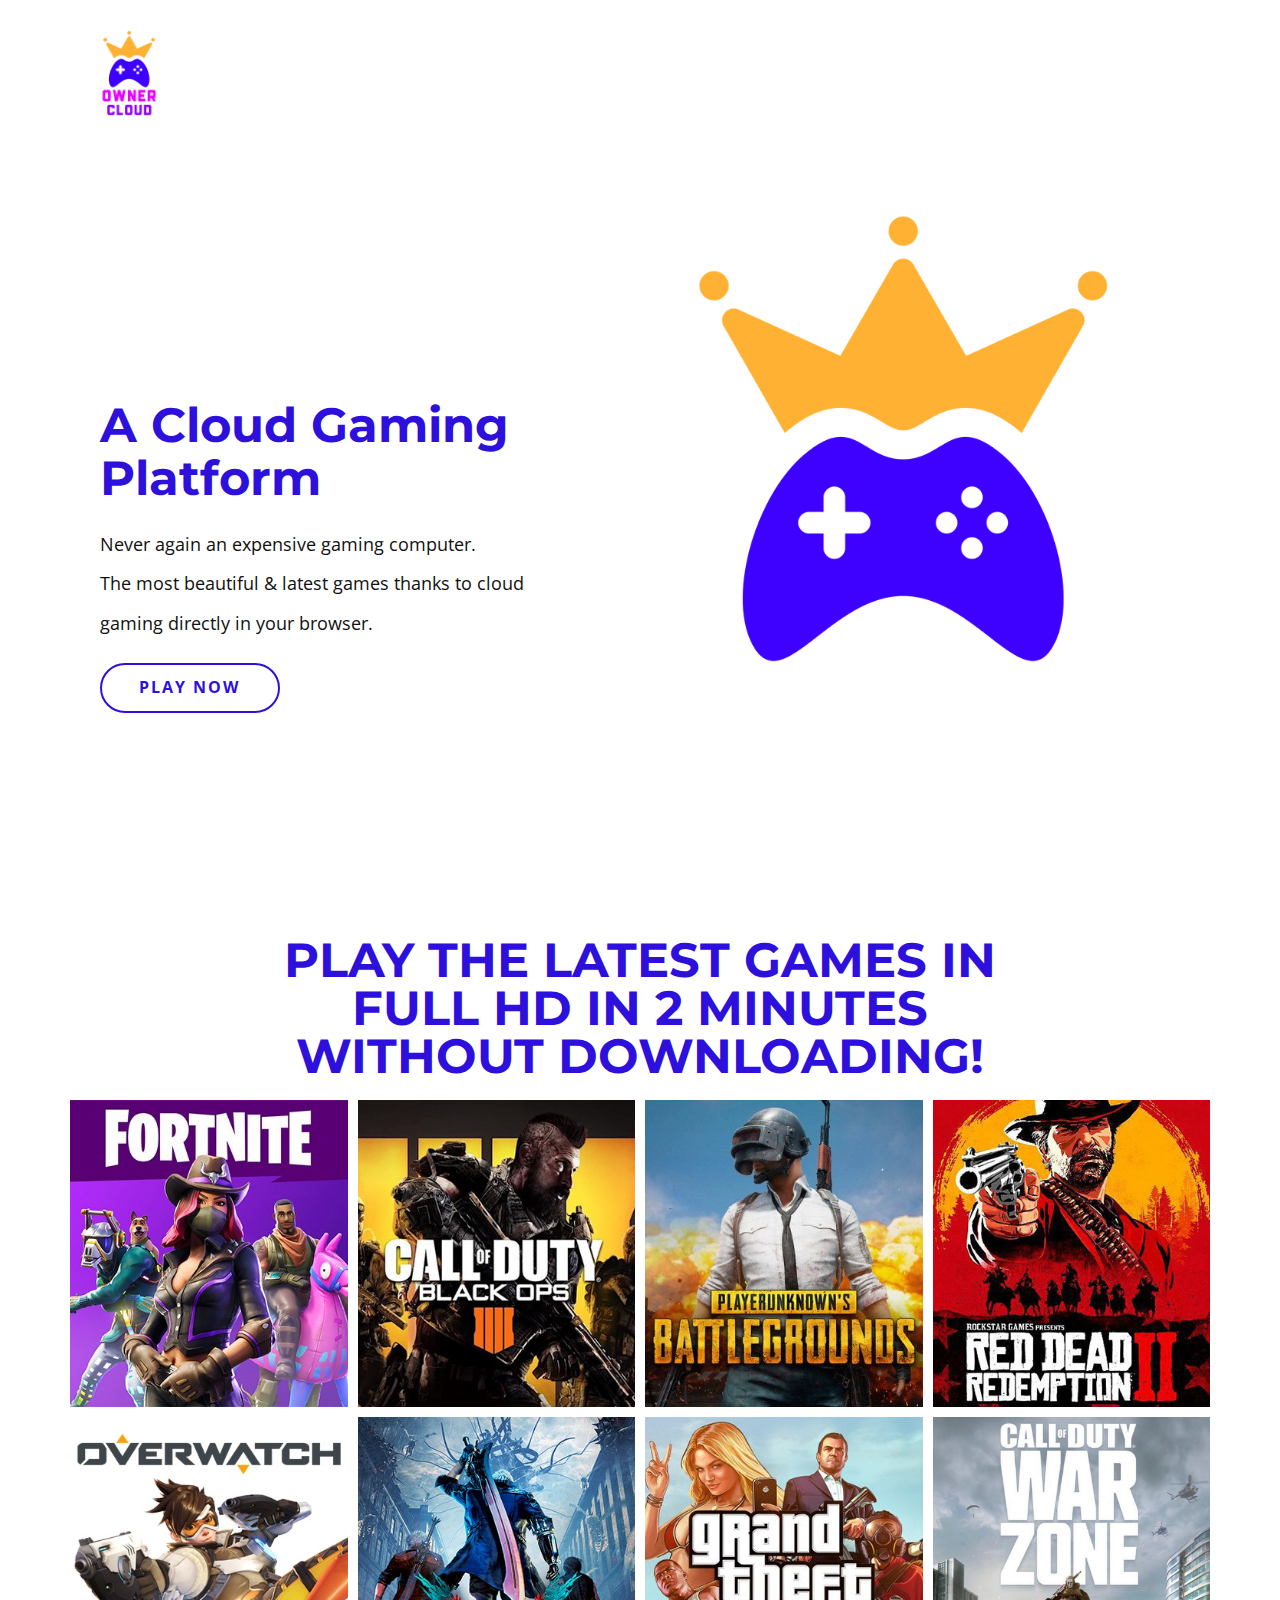
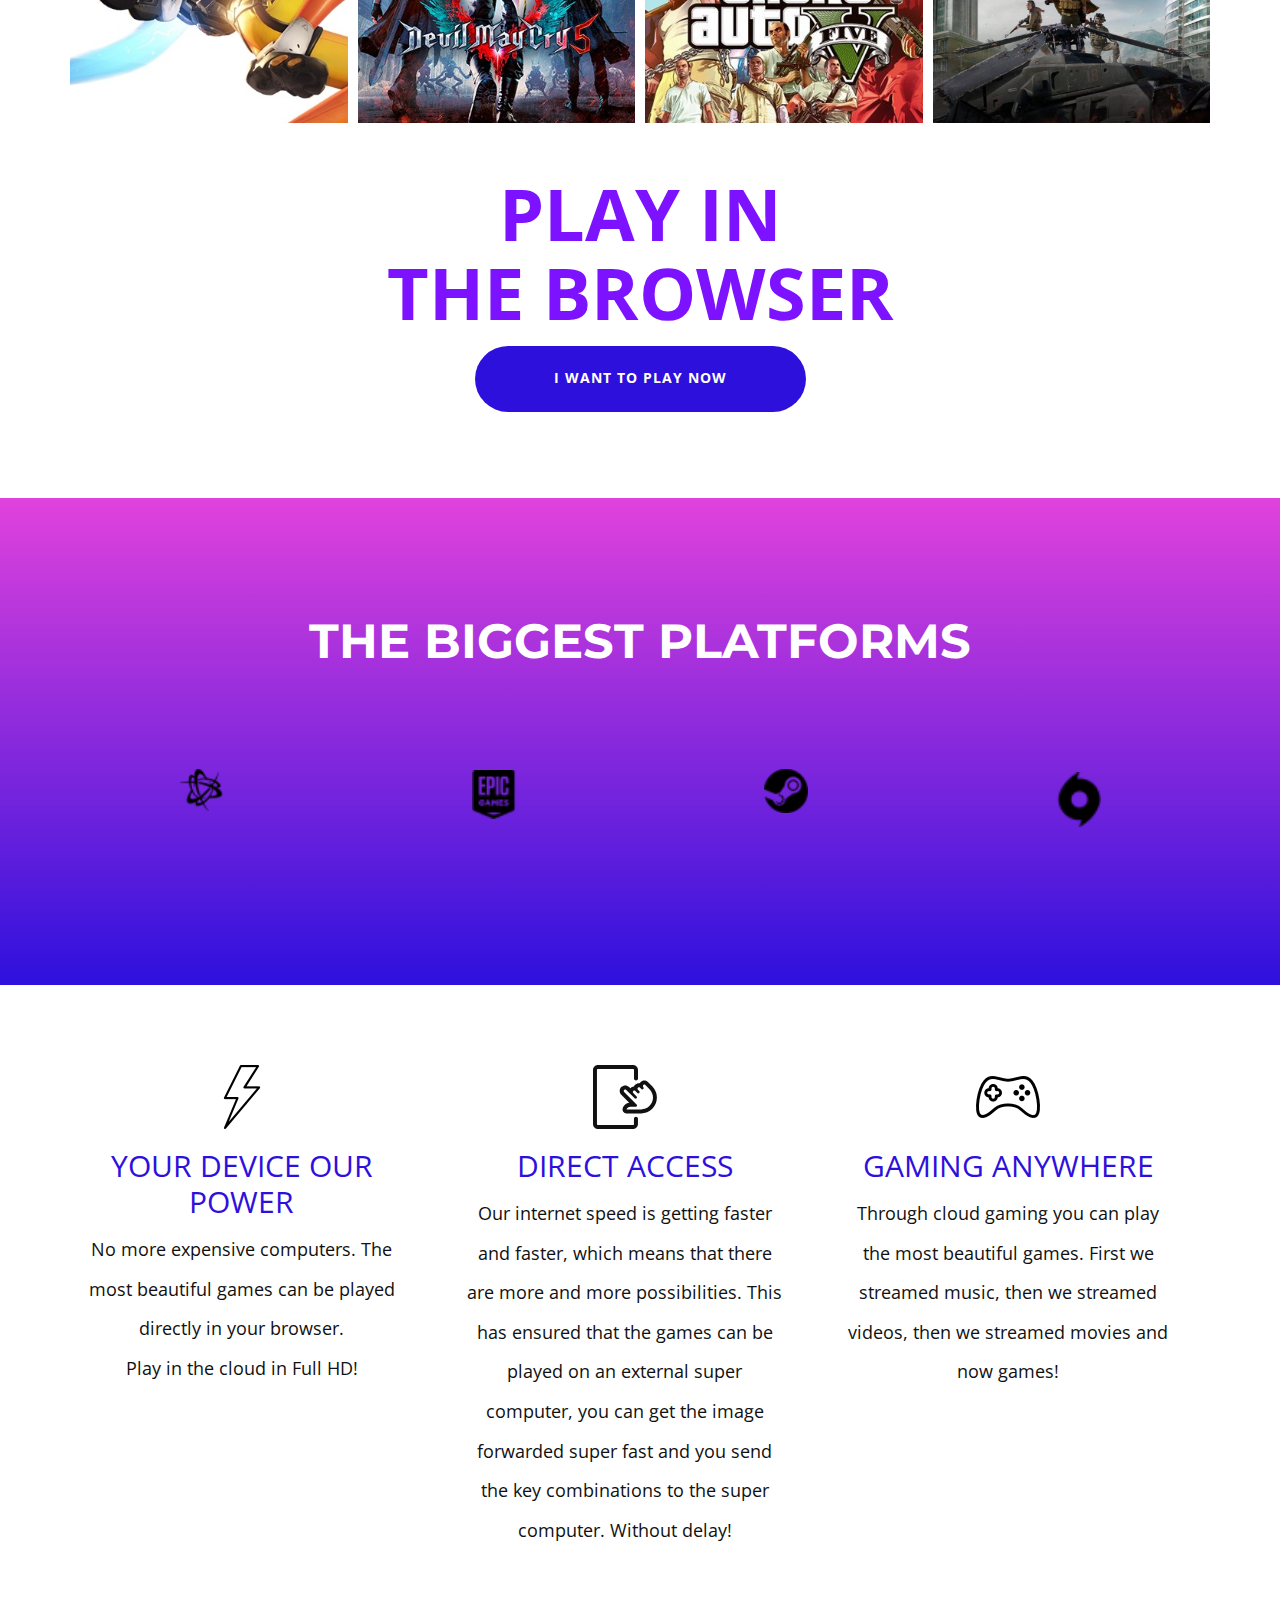
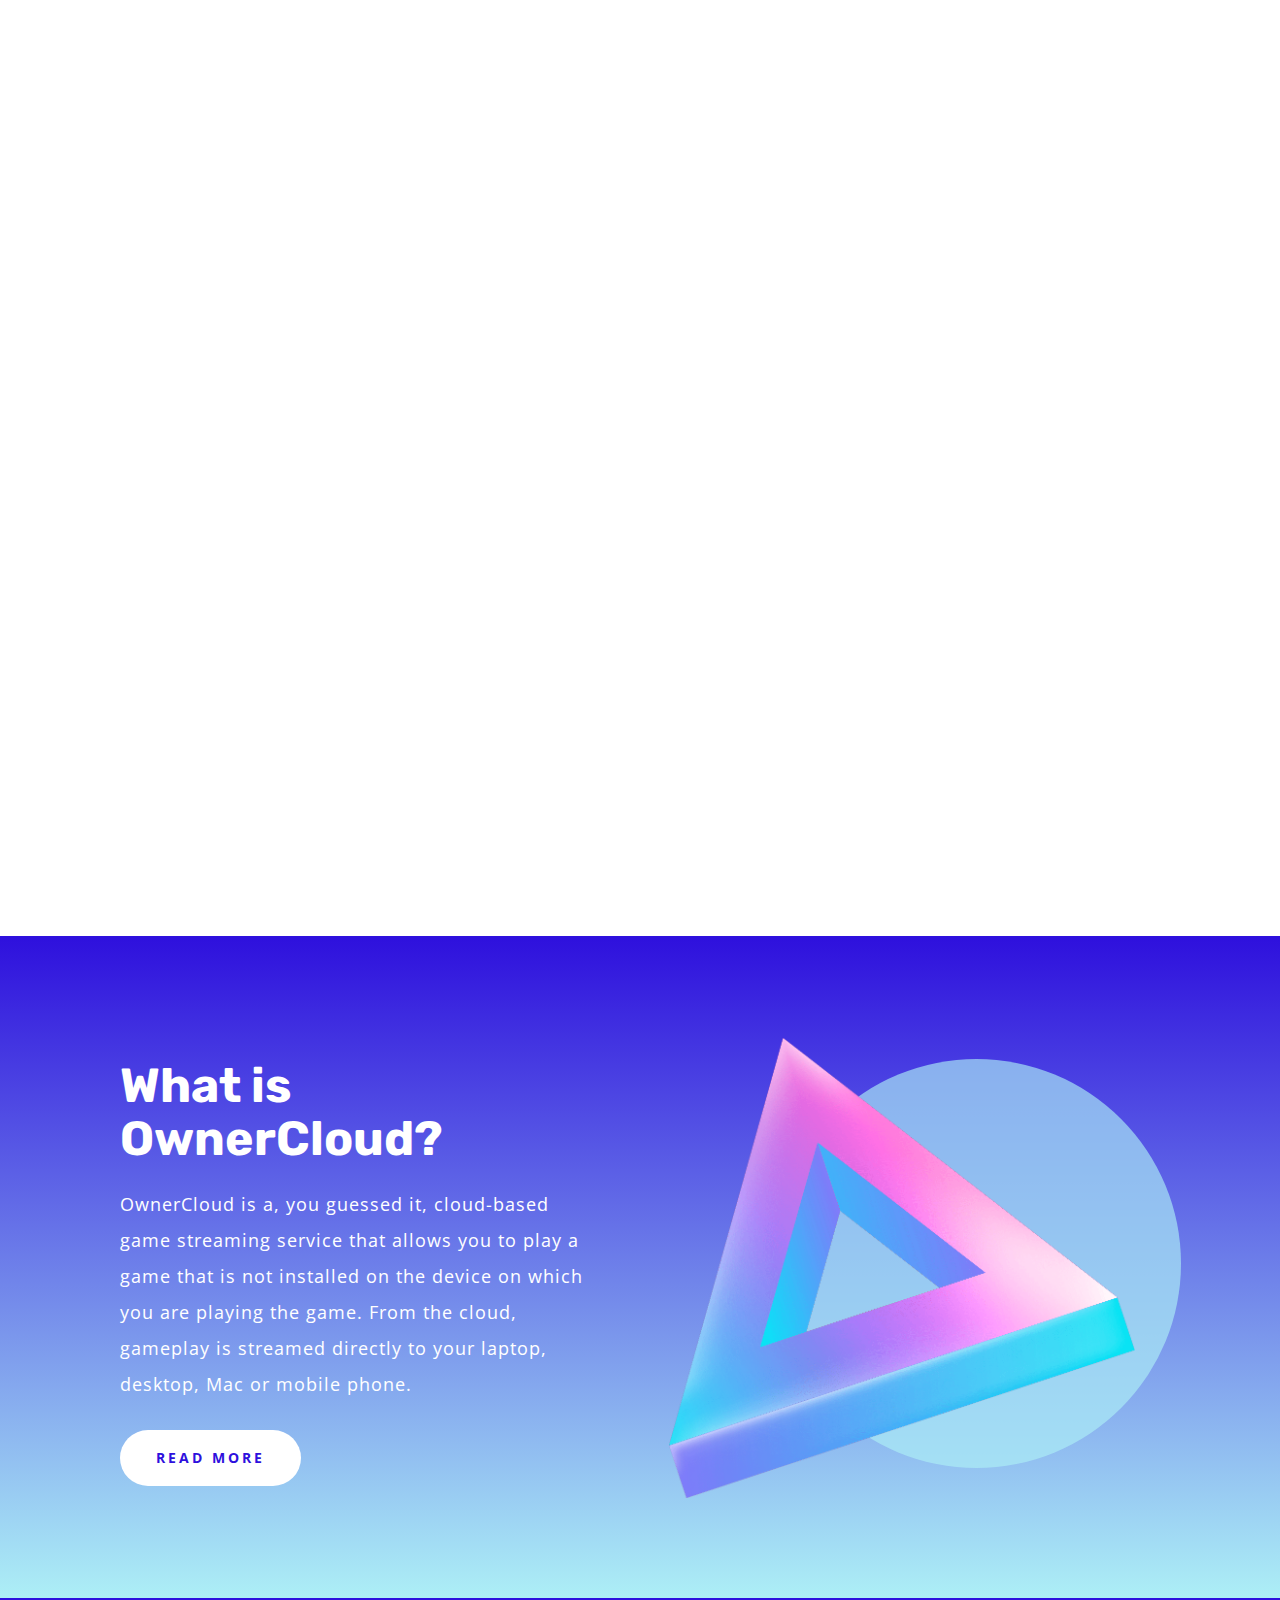
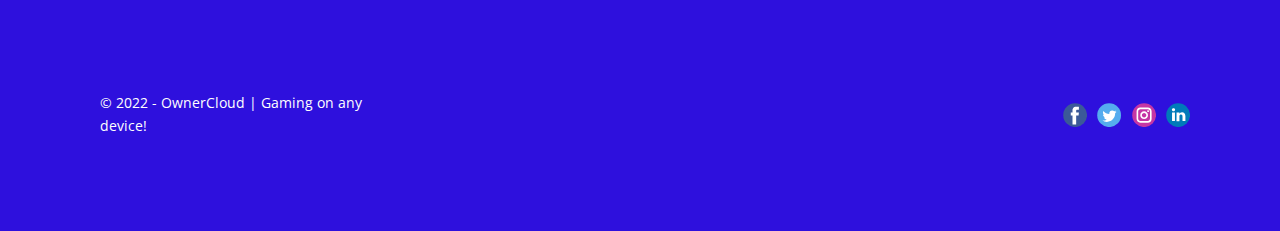
<file: index.html>
<!DOCTYPE html>
<html style="font-size: 16px;" lang="ena"><head>
    <meta name="viewport" content="width=device-width, initial-scale=1.0">
    <meta charset="utf-8">
    <meta name="keywords" content="Design Studio, We work in dedicated project teams, UX design, The power of branding, 01, 02, 03, About Us, Our Features &amp;amp; Services, Our Portfolio, ​We craft innovative products">
    <meta name="description" content="A Cloud Gaming Plataform">
    <title>OwnerCloud</title>
    <link rel="stylesheet" href="nicepage.css" media="screen">
<link rel="stylesheet" href="OwnerCloud.css" media="screen">
    <script class="u-script" type="text/javascript" src="jquery.js" "="" defer=""></script>
    <script class="u-script" type="text/javascript" src="nicepage.js" "="" defer=""></script>
    <meta name="generator" content="Nicepage 4.15.8, nicepage.com">
    <meta property="og:image" content="images/gaming-logo-creator-featuring-a-controller-icon-415-el13.png">
    <link id="u-theme-google-font" rel="stylesheet" href="https://fonts.googleapis.com/css?family=Montserrat:100,100i,200,200i,300,300i,400,400i,500,500i,600,600i,700,700i,800,800i,900,900i|Open+Sans:300,300i,400,400i,500,500i,600,600i,700,700i,800,800i">
    <link id="u-page-google-font" rel="stylesheet" href="https://fonts.googleapis.com/css?family=Montserrat:100,100i,200,200i,300,300i,400,400i,500,500i,600,600i,700,700i,800,800i,900,900i|Rubik:300,300i,400,400i,500,500i,600,600i,700,700i,800,800i,900,900i">
    
    
    
    
    
    
    
    <script type="application/ld+json">{
		"@context": "http://schema.org",
		"@type": "Organization",
		"name": "OwnerCloud",
		"logo": "images/gaming-logo-creator-featuring-a-controller-icon-415-el13.png?rand=d04a",
		"sameAs": []
}</script>
    <meta name="theme-color" content="#2e10dd">
    <meta property="og:title" content="OwnerCloud">
    <meta property="og:description" content="A Cloud Gaming Plataform">
    <meta property="og:type" content="website">
  </head>
  <body data-home-page="OwnerCloud.html" data-home-page-title="OwnerCloud" class="u-body u-xl-mode" data-lang="ena" data-lang-pt="{&quot;head-title&quot;:&quot;&quot;,&quot;head-keywords&quot;:&quot;Design Studio, We work in dedicated project teams, UX design, The power of branding, 01, 02, 03, About Us, Our Features &amp;amp; Services, Our Portfolio, ​We craft innovative products&quot;,&quot;head-description&quot;:&quot;A Cloud Gaming Plataform&quot;}"><header class="u-clearfix u-header u-header" id="sec-3246"><div class="u-clearfix u-sheet u-sheet-1">
        <a href="OwnerCloud.html" data-page-id="71424609" class="u-image u-logo u-image-1" data-image-width="4000" data-image-height="4000" title="Página Inicial">
          <img src="images/gaming-logo-creator-featuring-a-controller-icon-415-el13.png?rand=d04a" class="u-logo-image u-logo-image-1" data-lang-pt="">
        </a>
      </div></header>
    <section class="u-clearfix u-section-1" id="carousel_fceb">
      <img class="u-image u-image-1" src="images/gaming-logo-creator-featuring-a-controller-icon-415-el11.png" data-image-width="4000" data-image-height="4000" data-lang-pt="">
      <div class="u-align-left u-container-style u-group u-opacity u-opacity-60 u-shape-rectangle u-white u-group-1">
        <div class="u-container-layout u-valign-middle u-container-layout-1">
          <h1 class="u-text u-text-palette-1-base u-text-1" data-lang-pt="​A Cloud Gaming Platform"> A Cloud Gaming Platform</h1>
          <p class="u-text u-text-2" data-lang-pt="​Never again an expensive gaming computer.<br>The most beautiful &amp;amp; latest games thanks to cloud gaming directly in your browser."> Never again an expensive gaming computer.<br>The most beautiful &amp; latest games thanks to cloud gaming directly in your browser.
          </p>
          <a href="OwnerCloud.html" data-page-id="71424609" class="u-active-palette-2-base u-border-2 u-border-active-palette-2-base u-border-hover-palette-2-base u-border-palette-1-base u-btn u-btn-round u-button-style u-hover-palette-2-base u-none u-radius-50 u-text-active-white u-text-hover-white u-text-palette-1-base u-btn-1" data-lang-pt="{&quot;content&quot;:&quot;PLAY NOW&quot;,&quot;href&quot;:&quot;71424609&quot;}">PLAY NOW</a>
        </div>
      </div>
    </section>
    <section class="u-align-center u-clearfix u-section-2" id="carousel_f85b">
      <div class="u-clearfix u-sheet u-sheet-1">
        <h1 class="u-custom-font u-font-montserrat u-text u-text-palette-1-base u-text-1" data-lang-pt="PLAY THE LATEST GAMES IN FULL HD IN 2 MINUTES WITHOUT DOWNLOADING!<br>">PLAY THE LATEST GAMES IN FULL HD IN 2 MINUTES WITHOUT DOWNLOADING!<br>
        </h1>
        <div class="u-expanded-width u-gallery u-layout-grid u-lightbox u-no-transition u-show-text-on-hover u-gallery-1">
          <div class="u-gallery-inner u-gallery-inner-1">
            <div class="u-effect-fade u-effect-hover-liftUp u-gallery-item">
              <div class="u-back-slide" data-image-width="400" data-image-height="400">
                <img class="u-back-image u-expanded" src="images/fortnite.jpg" data-lang-pt="">
              </div>
              <div class="u-over-slide u-shading u-over-slide-1">
                <h3 class="u-gallery-heading" data-lang-pt=""></h3>
                <p class="u-gallery-text" data-lang-pt=""></p>
              </div>
            </div>
            <div class="u-effect-fade u-effect-hover-liftUp u-gallery-item u-gallery-item-2">
              <div class="u-back-slide" data-image-width="400" data-image-height="400">
                <img class="u-back-image u-expanded" src="images/call_of_duty_black_ops_4.jpg" data-lang-pt="">
              </div>
              <div class="u-over-slide u-shading u-over-slide-2">
                <h3 class="u-gallery-heading" data-lang-pt=""></h3>
                <p class="u-gallery-text" data-lang-pt=""></p>
              </div>
            </div>
            <div class="u-effect-fade u-effect-hover-liftUp u-gallery-item u-gallery-item-3">
              <div class="u-back-slide" data-image-width="400" data-image-height="400">
                <img class="u-back-image u-expanded" src="images/PUBG.jpg" data-lang-pt="">
              </div>
              <div class="u-over-slide u-shading u-over-slide-3">
                <h3 class="u-gallery-heading" data-lang-pt=""></h3>
                <p class="u-gallery-text" data-lang-pt=""></p>
              </div>
            </div>
            <div class="u-effect-fade u-effect-hover-liftUp u-gallery-item u-gallery-item-4">
              <div class="u-back-slide" data-image-width="400" data-image-height="400">
                <img class="u-back-image u-expanded" src="images/rdr2.jpg" data-lang-pt="">
              </div>
              <div class="u-over-slide u-shading u-over-slide-4">
                <h3 class="u-gallery-heading" data-lang-pt=""></h3>
                <p class="u-gallery-text" data-lang-pt=""></p>
              </div>
            </div>
            <div class="u-effect-fade u-effect-hover-liftUp u-gallery-item u-gallery-item-5">
              <div class="u-back-slide" data-image-width="400" data-image-height="400">
                <img class="u-back-image u-expanded" src="images/Tracer-5.jpg" data-lang-pt="">
              </div>
              <div class="u-over-slide u-shading u-over-slide-5">
                <h3 class="u-gallery-heading" data-lang-pt=""></h3>
                <p class="u-gallery-text" data-lang-pt=""></p>
              </div>
            </div>
            <div class="u-effect-fade u-effect-hover-liftUp u-gallery-item u-gallery-item-6">
              <div class="u-back-slide" data-image-width="400" data-image-height="400">
                <img class="u-back-image u-expanded" src="images/devilmaycry.jpg" data-lang-pt="">
              </div>
              <div class="u-over-slide u-shading u-over-slide-6">
                <h3 class="u-gallery-heading" data-lang-pt=""></h3>
                <p class="u-gallery-text" data-lang-pt=""></p>
              </div>
            </div>
            <div class="u-effect-fade u-effect-hover-liftUp u-gallery-item u-gallery-item-7">
              <div class="u-back-slide" data-image-width="400" data-image-height="400">
                <img class="u-back-image u-expanded" src="images/GTA5.jpg" data-lang-pt="">
              </div>
              <div class="u-over-slide u-shading u-over-slide-7">
                <h3 class="u-gallery-heading" data-lang-pt=""></h3>
                <p class="u-gallery-text" data-lang-pt=""></p>
              </div>
            </div>
            <div class="u-effect-fade u-effect-hover-liftUp u-gallery-item">
              <div class="u-back-slide" data-image-width="1030" data-image-height="1030">
                <img class="u-back-image u-expanded" src="images/Schermafbeelding-2020-07-28-om-14.47.18-1030x1030.png" data-lang-pt="">
              </div>
              <div class="u-over-slide u-shading u-over-slide-8">
                <h3 class="u-gallery-heading" data-lang-pt=""></h3>
                <p class="u-gallery-text" data-lang-pt=""></p>
              </div>
            </div>
          </div>
        </div>
        <h1 class="u-custom-font u-text u-text-custom-color-2 u-text-font u-text-2" data-lang-pt="PLAY IN<br>THE BRO​​​WSER">PLAY IN<br>THE BRO​​​WSER
        </h1>
        <a href="OwnerCloud.html" data-page-id="71424609" class="u-btn u-btn-round u-button-style u-hover-palette-1-light-1 u-palette-1-base u-radius-50 u-btn-1" data-lang-pt="{&quot;content&quot;:&quot;i want to play now&quot;,&quot;href&quot;:&quot;71424609&quot;}">i want to play now</a>
      </div>
    </section>
    <section class="u-clearfix u-gradient u-section-3" id="sec-ce9a">
      <div class="u-clearfix u-sheet u-sheet-1">
        <h1 class="u-text u-text-default u-text-font u-text-white u-text-1" data-lang-pt="​THE BIGGEST PLATFORMS"> THE BIGGEST PLATFORMS</h1>
        <div class="u-expanded-width u-list u-list-1">
          <div class="u-repeater u-repeater-1">
            <div class="u-align-center u-container-style u-list-item u-repeater-item u-shape-rectangle u-list-item-1">
              <div class="u-container-layout u-similar-container u-container-layout-1"><span class="u-file-icon u-icon u-icon-circle u-text-black u-icon-1"><img src="images/blizzard.png" alt="" data-lang-pt=""></span>
              </div>
            </div>
            <div class="u-align-center u-container-style u-list-item u-repeater-item u-shape-rectangle u-list-item-2">
              <div class="u-container-layout u-similar-container u-container-layout-2"><span class="u-file-icon u-icon u-text-black u-icon-2"><img src="images/epic.png" alt="" data-lang-pt=""></span>
              </div>
            </div>
            <div class="u-align-center u-container-style u-list-item u-repeater-item u-shape-rectangle u-list-item-3">
              <div class="u-container-layout u-similar-container u-container-layout-3"><span class="u-file-icon u-icon u-text-black u-icon-3"><img src="images/steam.png" alt="" data-lang-pt=""></span>
              </div>
            </div>
            <div class="u-align-center u-container-style u-list-item u-repeater-item u-shape-rectangle u-list-item-4">
              <div class="u-container-layout u-similar-container u-container-layout-4"><span class="u-file-icon u-icon u-text-black u-icon-4"><img src="images/origin.png" alt="" data-lang-pt=""></span>
              </div>
            </div>
          </div>
        </div>
      </div>
    </section>
    <section class="u-align-center u-clearfix u-section-4" id="sec-317e">
      <div class="u-clearfix u-sheet u-sheet-1">
        <div class="u-expanded-width u-list u-list-1">
          <div class="u-repeater u-repeater-1">
            <div class="u-align-center u-container-style u-list-item u-repeater-item">
              <div class="u-container-layout u-similar-container u-valign-top u-container-layout-1"><span class="u-file-icon u-icon u-icon-1"><img src="images/248053.png" alt="" data-lang-pt=""></span>
                <h3 class="u-custom-font u-text u-text-font u-text-palette-1-base u-text-1" data-lang-pt="​YOUR DEVICE OUR POWER"> YOUR DEVICE OUR POWER</h3>
                <p class="u-text u-text-2" data-lang-pt="​No more expensive computers. The most beautiful games can be played directly in your browser.<br>Play in the cloud in Full HD!"> No more expensive computers. The most beautiful games can be played directly in your browser.<br>Play in the cloud in Full HD!
                </p>
              </div>
            </div>
            <div class="u-align-center u-container-style u-list-item u-repeater-item">
              <div class="u-container-layout u-similar-container u-valign-top u-container-layout-2"><span class="u-icon u-icon-2"><svg class="u-svg-link" preserveAspectRatio="xMidYMin slice" viewBox="0 0 128 128" style=""><use xmlns:xlink="http://www.w3.org/1999/xlink" xlink:href="#svg-5fc3"></use></svg><svg class="u-svg-content" viewBox="0 0 128 128" id="svg-5fc3"><path d="m102.7 39.2c0.8 0 1.5 0.3 2.1 0.9l7.8 7.8c4.8 4.8 7.7 11.5 7.4 18.3-0.6 12.6-11 22.6-23.7 22.6h-29c-0.1 0-0.1-0.1-0.1-0.2 1.1-3 4.1-5.2 7.5-5.2h10.5c0.9 0 1.8-0.4 2.3-1.1 0.8-1.1 0.7-2.6-0.3-3.5l-24.9-24.8c-0.6-0.6-0.9-1.3-0.9-2.1s0.3-1.5 0.9-2.1 1.3-0.8 2.1-0.8 1.5 0.3 2.1 0.8l16.9 16.9c0.5 0.5 1.2 0.8 1.9 0.8s1.4-0.3 1.9-0.8 0.8-1.2 0.8-1.9-0.3-1.4-0.8-1.9l-6.7-6.7c-0.6-0.6-0.9-1.3-0.9-2.1s0.3-1.5 0.9-2.1 1.3-0.8 2.1-0.8 1.5 0.3 2.1 0.8l4 4c0.5 0.5 1.2 0.8 1.9 0.8s1.4-0.3 1.9-0.8 0.8-1.2 0.8-1.9-0.3-1.4-0.8-1.9l-2.7-2.7c-0.5-0.5-0.8-1.2-0.8-2s0.3-1.5 0.9-2.1 1.3-0.9 2.1-0.9 1.5 0.3 2.1 0.9l2.7 2.7c0.5 0.5 1.2 0.8 1.9 0.8s1.4-0.3 1.9-0.8 0.8-1.2 0.8-1.9-0.2-1.3-0.7-1.8c-0.8-0.9-1.2-2.1-0.8-3.3 0.5-1.3 1.6-1.9 2.8-1.9m0-8c-2.9 0-5.7 1.1-7.8 3.2-0.7 0.7-1.2 1.4-1.7 2.1 0 0-0.1 0.1-0.1 0-0.4 0-0.8-0.1-1.1-0.1-2.9 0-5.7 1.1-7.8 3.2-1 1-1.8 2.2-2.3 3.4 0 0 0 0.1-0.1 0.1-2.6 0.2-5.1 1.3-6.9 3.2l-0.2 0.2-2.5-2.5c-2-2-4.9-3.2-7.8-3.2s-5.7 1.1-7.8 3.2-3.2 4.9-3.2 7.8c0 3 1.2 5.7 3.2 7.8l15.8 15.8c0.1 0.1 0 0.2-0.1 0.2-5.8 0.8-10.8 4.8-12.8 10.5-1.9 5.2 2 10.7 7.5 10.7h29.1c8.5 0 16.4-3.3 22.4-9.3 6.1-6.1 9.4-14.3 9.3-23-0.1-8.4-3.8-16.4-9.8-22.4l-7.8-7.8c-1.8-2-4.6-3.1-7.5-3.1z"></path><path d="m82.1 118c0 1.1-0.9 2-2 2h-70.2c-1.1 0-2-0.9-2-2v-108c0-1.1 0.9-2 2-2h70.1c1.1 0 2 0.9 2 2v16.9c0 2.2 1.8 4 4 4s4-1.8 4-4v-16.9c0-5.5-4.5-10-9.9-10h-70.2c-5.4 0-9.9 4.5-9.9 10v108c0 5.5 4.5 10 9.9 10h70.1c5.5 0 9.9-4.5 9.9-10v-10.6c0-2.2-1.8-4-4-4s-4 1.8-4 4v10.6z"></path></svg></span>
                <h3 class="u-custom-font u-text u-text-font u-text-palette-1-base u-text-3" data-lang-pt="​DIRECT ACCESS"> DIRECT ACCESS</h3>
                <p class="u-text u-text-4" data-lang-pt="​Our internet speed is getting faster and faster, which means that there are more and more possibilities. This has ensured that the games can be played on an external super computer, you can get the image forwarded super fast and you send the key combinations to the super computer. Without delay!"> Our internet speed is getting faster and faster, which means that there are more and more possibilities. This has ensured that the games can be played on an external super computer, you can get the image forwarded super fast and you send the key combinations to the super computer. Without delay!</p>
              </div>
            </div>
            <div class="u-align-center u-container-style u-list-item u-repeater-item">
              <div class="u-container-layout u-similar-container u-valign-top u-container-layout-3"><span class="u-file-icon u-icon u-icon-3"><img src="images/686589.png" alt="" data-lang-pt=""></span>
                <h3 class="u-custom-font u-text u-text-font u-text-palette-1-base u-text-5" data-lang-pt="​GAMING ANYWHERE"> GAMING ANYWHERE</h3>
                <p class="u-text u-text-6" data-lang-pt="​Through cloud gaming you can play the most beautiful games. First we streamed music, then we streamed videos, then we streamed movies and now games!"> Through cloud gaming you can play the most beautiful games. First we streamed music, then we streamed videos, then we streamed movies and now games!</p>
              </div>
            </div>
          </div>
        </div>
      </div>
    </section>
    <section class="u-align-center u-clearfix u-section-5" id="carousel_7396">
      <div class="u-clearfix u-sheet u-sheet-1">
        <div class="u-clearfix u-expanded-width u-layout-wrap u-layout-wrap-1">
          <div class="u-layout">
            <div class="u-layout-row">
              <div class="u-container-style u-layout-cell u-shape-rectangle u-size-30 u-layout-cell-1">
                <div class="u-container-layout u-container-layout-1">
                  <h5 class="u-align-center u-custom-font u-font-montserrat u-text u-text-default u-text-1" data-animation-name="customAnimationIn" data-animation-duration="1500" data-animation-delay="250" data-lang-pt="​OUR SO"> OUR SO</h5>
                  <h2 class="u-align-center u-custom-font u-font-montserrat u-text u-text-palette-1-base u-text-2" data-animation-name="customAnimationIn" data-animation-duration="1500" data-lang-pt="​MINIMUM REQUIREMENTS​"> MINIMUM REQUIREMENTS </h2>
                  <div class="u-expanded-width-lg u-opacity u-opacity-45 u-shape u-shape-svg u-text-palette-2-light-2 u-shape-1" data-animation-name="customAnimationIn" data-animation-duration="1750" data-animation-delay="500">
                    <svg class="u-svg-link" preserveAspectRatio="none" viewBox="0 0 160 160" style=""><use xmlns:xlink="http://www.w3.org/1999/xlink" xlink:href="#svg-9c5e"></use></svg>
                    <svg class="u-svg-content" viewBox="0 0 160 160" x="0px" y="0px" id="svg-9c5e" style="enable-background:new 0 0 160 160;"><path d="M151.7,132.5c-3.4,6-7.9,11.7-13.3,16.5c-29.2,26.1-54.1-2.3-88.2-3S0,109.5,0,91.6s14.8-31.3,25.3-45.3S33.4,11,51.8,3
	c15.3-6.6,33.6-0.4,51.6,0.7c11.2,0.7,28.8-3.8,38.2,0.4s11.8,15.4,9.2,22.8c-1.9,5.4-5.5,11.6-12.8,16.5
	c-9.3,10.1-4.7,22.9,3.7,33.4c7.8,9.7,17.7,11.7,18.3,23.5C160.4,110.8,157.6,122.2,151.7,132.5L151.7,132.5z"></path></svg>
                  </div>
                  <img class="u-image u-image-contain u-image-default u-image-1" src="images/jjjjjjjjjjjjjjjjjjj.png" alt="" data-image-width="242" data-image-height="241" data-animation-name="customAnimationIn" data-animation-duration="1750" data-lang-pt="">
                </div>
              </div>
              <div class="u-container-style u-layout-cell u-shape-rectangle u-size-30 u-layout-cell-2">
                <div class="u-container-layout u-container-layout-2"><span class="u-file-icon u-gradient u-icon u-icon-circle u-text-white u-icon-1" data-animation-name="customAnimationIn" data-animation-duration="1000" data-animation-delay="500"><img src="images/748151.png" alt="" data-lang-pt=""></span>
                  <div class="u-list u-list-1">
                    <div class="u-repeater u-repeater-1">
                      <div class="u-align-left u-border-2 u-border-white u-container-style u-list-item u-repeater-item u-list-item-1">
                        <div class="u-container-layout u-similar-container u-container-layout-3"></div>
                      </div>
                      <div class="u-align-left u-border-2 u-border-white u-container-style u-list-item u-repeater-item u-list-item-2">
                        <div class="u-container-layout u-similar-container u-container-layout-4"></div>
                      </div>
                      <div class="u-align-left u-border-2 u-border-white u-container-style u-list-item u-repeater-item u-list-item-3">
                        <div class="u-container-layout u-similar-container u-container-layout-5"></div>
                      </div>
                    </div>
                  </div>
                  <h6 class="u-custom-font u-font-montserrat u-text u-text-default u-text-3" data-animation-name="customAnimationIn" data-animation-duration="1250" data-animation-delay="500" data-lang-pt="​0-50 MS PING"> 0-50 MS PING</h6>
                  <h6 class="u-custom-font u-font-montserrat u-text u-text-default u-text-4" data-animation-name="customAnimationIn" data-animation-duration="1250" data-animation-delay="500" data-lang-pt="25MB DOWNLOAD SPEED">25MB DOWNLOAD SPEED</h6>
                  <h6 class="u-custom-font u-font-montserrat u-text u-text-5" data-animation-name="customAnimationIn" data-animation-duration="1250" data-animation-delay="500" data-lang-pt="10MB UPLOAD SPEED">10MB UPLOAD SPEED</h6><span class="u-file-icon u-gradient u-icon u-icon-circle u-text-white u-icon-2" data-animation-name="customAnimationIn" data-animation-duration="1000" data-animation-delay="500"><img src="images/1103449.png" alt="" data-lang-pt=""></span><span class="u-file-icon u-gradient u-icon u-icon-circle u-text-white u-icon-3" data-animation-name="customAnimationIn" data-animation-duration="1000" data-animation-delay="500"><img src="images/568717.png" alt="" data-lang-pt=""></span>
                </div>
              </div>
            </div>
          </div>
        </div>
      </div>
    </section>
    <section class="u-align-center u-clearfix u-gradient u-section-6" id="carousel_31eb">
      <div class="u-clearfix u-sheet u-sheet-1">
        <div class="u-clearfix u-expanded-width u-layout-wrap u-layout-wrap-1">
          <div class="u-gutter-0 u-layout">
            <div class="u-layout-row">
              <div class="u-align-left u-container-style u-layout-cell u-left-cell u-size-30-lg u-size-30-xl u-size-60-md u-size-60-sm u-size-60-xs u-layout-cell-1">
                <div class="u-container-layout u-valign-middle-lg u-valign-middle-md u-valign-middle-sm u-valign-middle-xl u-valign-top-xs u-container-layout-1">
                  <h2 class="u-custom-font u-text u-text-body-alt-color u-text-1" data-lang-pt="What is OwnerCloud?">What is OwnerCloud?</h2>
                  <p class="u-text u-text-body-alt-color u-text-2" data-lang-pt="​OwnerCloud is a, you guessed it, cloud-based game streaming service that allows you to play a game that is not installed on the device on which you are playing the game. From the cloud, gameplay is streamed directly to your laptop, desktop, Mac or mobile phone."> OwnerCloud is a, you guessed it, cloud-based game streaming service that allows you to play a game that is not installed on the device on which you are playing the game. From the cloud, gameplay is streamed directly to your laptop, desktop, Mac or mobile phone.</p>
                  <a href="OwnerCloud.html" data-page-id="71424609" class="u-active-palette-1-light-3 u-border-none u-btn u-btn-round u-button-style u-hover-palette-1-light-3 u-radius-50 u-text-active-palette-1-base u-text-hover-palette-1-base u-text-palette-1-base u-white u-btn-1" data-lang-pt="{&quot;content&quot;:&quot;read more&quot;,&quot;href&quot;:&quot;71424609&quot;}">read more</a>
                </div>
              </div>
              <div class="u-container-style u-layout-cell u-right-cell u-size-30-lg u-size-30-xl u-size-60-md u-size-60-sm u-size-60-xs u-layout-cell-2">
                <div class="u-container-layout u-valign-middle-sm u-valign-middle-xs u-container-layout-2">
                  <div class="u-opacity u-opacity-65 u-palette-4-light-2 u-shape u-shape-circle u-shape-1"></div>
                  <img class="u-border-no-bottom u-border-no-left u-border-no-right u-border-no-top u-image u-image-contain u-image-default u-image-1" data-image-width="959" data-image-height="947" src="images/ddd-min.png" data-lang-pt="">
                </div>
              </div>
            </div>
          </div>
        </div>
      </div>
    </section>
    
    
    <footer class="u-clearfix u-footer u-palette-1-base" id="sec-3af3"><div class="u-clearfix u-sheet u-sheet-1">
        <div class="u-clearfix u-expanded-width u-gutter-30 u-layout-wrap u-layout-wrap-1">
          <div class="u-gutter-0 u-layout">
            <div class="u-layout-row">
              <div class="u-align-left u-container-style u-layout-cell u-left-cell u-size-20 u-size-20-md u-layout-cell-1">
                <div class="u-container-layout u-valign-middle u-container-layout-1">
                  <p class="u-small-text u-text u-text-variant u-text-1" data-lang-pt="​© 2022 - OwnerCloud | Gaming on any device!"> © 2022 - OwnerCloud | Gaming on any device!</p>
                </div>
              </div>
              <div class="u-align-left u-container-style u-layout-cell u-size-20 u-size-20-md u-layout-cell-2">
                <div class="u-container-layout u-container-layout-2"></div>
              </div>
              <div class="u-align-right u-container-style u-layout-cell u-right-cell u-size-20 u-size-20-md u-layout-cell-3">
                <div class="u-container-layout u-valign-middle u-container-layout-3">
                  <div class="u-social-icons u-spacing-10 u-social-icons-1">
                    <a class="u-social-url" title="facebook" target="_blank" href=""><span class="u-icon u-social-facebook u-social-icon u-icon-1"><svg class="u-svg-link" preserveAspectRatio="xMidYMin slice" viewBox="0 0 112 112" style=""><use xmlns:xlink="http://www.w3.org/1999/xlink" xlink:href="#svg-00fd"></use></svg><svg class="u-svg-content" viewBox="0 0 112 112" x="0" y="0" id="svg-00fd"><circle fill="currentColor" cx="56.1" cy="56.1" r="55"></circle><path fill="#FFFFFF" d="M73.5,31.6h-9.1c-1.4,0-3.6,0.8-3.6,3.9v8.5h12.6L72,58.3H60.8v40.8H43.9V58.3h-8V43.9h8v-9.2
            c0-6.7,3.1-17,17-17h12.5v13.9H73.5z"></path></svg></span>
                    </a>
                    <a class="u-social-url" title="twitter" target="_blank" href=""><span class="u-icon u-social-icon u-social-twitter u-icon-2"><svg class="u-svg-link" preserveAspectRatio="xMidYMin slice" viewBox="0 0 112 112" style=""><use xmlns:xlink="http://www.w3.org/1999/xlink" xlink:href="#svg-00a9"></use></svg><svg class="u-svg-content" viewBox="0 0 112 112" x="0" y="0" id="svg-00a9"><circle fill="currentColor" class="st0" cx="56.1" cy="56.1" r="55"></circle><path fill="#FFFFFF" d="M83.8,47.3c0,0.6,0,1.2,0,1.7c0,17.7-13.5,38.2-38.2,38.2C38,87.2,31,85,25,81.2c1,0.1,2.1,0.2,3.2,0.2
            c6.3,0,12.1-2.1,16.7-5.7c-5.9-0.1-10.8-4-12.5-9.3c0.8,0.2,1.7,0.2,2.5,0.2c1.2,0,2.4-0.2,3.5-0.5c-6.1-1.2-10.8-6.7-10.8-13.1
            c0-0.1,0-0.1,0-0.2c1.8,1,3.9,1.6,6.1,1.7c-3.6-2.4-6-6.5-6-11.2c0-2.5,0.7-4.8,1.8-6.7c6.6,8.1,16.5,13.5,27.6,14
            c-0.2-1-0.3-2-0.3-3.1c0-7.4,6-13.4,13.4-13.4c3.9,0,7.3,1.6,9.8,4.2c3.1-0.6,5.9-1.7,8.5-3.3c-1,3.1-3.1,5.8-5.9,7.4
            c2.7-0.3,5.3-1,7.7-2.1C88.7,43,86.4,45.4,83.8,47.3z"></path></svg></span>
                    </a>
                    <a class="u-social-url" title="instagram" target="_blank" href=""><span class="u-icon u-social-icon u-social-instagram u-icon-3"><svg class="u-svg-link" preserveAspectRatio="xMidYMin slice" viewBox="0 0 112 112" style=""><use xmlns:xlink="http://www.w3.org/1999/xlink" xlink:href="#svg-b272"></use></svg><svg class="u-svg-content" viewBox="0 0 112 112" x="0" y="0" id="svg-b272"><circle fill="currentColor" cx="56.1" cy="56.1" r="55"></circle><path fill="#FFFFFF" d="M55.9,38.2c-9.9,0-17.9,8-17.9,17.9C38,66,46,74,55.9,74c9.9,0,17.9-8,17.9-17.9C73.8,46.2,65.8,38.2,55.9,38.2
            z M55.9,66.4c-5.7,0-10.3-4.6-10.3-10.3c-0.1-5.7,4.6-10.3,10.3-10.3c5.7,0,10.3,4.6,10.3,10.3C66.2,61.8,61.6,66.4,55.9,66.4z"></path><path fill="#FFFFFF" d="M74.3,33.5c-2.3,0-4.2,1.9-4.2,4.2s1.9,4.2,4.2,4.2s4.2-1.9,4.2-4.2S76.6,33.5,74.3,33.5z"></path><path fill="#FFFFFF" d="M73.1,21.3H38.6c-9.7,0-17.5,7.9-17.5,17.5v34.5c0,9.7,7.9,17.6,17.5,17.6h34.5c9.7,0,17.5-7.9,17.5-17.5V38.8
            C90.6,29.1,82.7,21.3,73.1,21.3z M83,73.3c0,5.5-4.5,9.9-9.9,9.9H38.6c-5.5,0-9.9-4.5-9.9-9.9V38.8c0-5.5,4.5-9.9,9.9-9.9h34.5
            c5.5,0,9.9,4.5,9.9,9.9V73.3z"></path></svg></span>
                    </a>
                    <a class="u-social-url" title="linkedin" target="_blank" href=""><span class="u-icon u-social-icon u-social-linkedin u-icon-4"><svg class="u-svg-link" preserveAspectRatio="xMidYMin slice" viewBox="0 0 112 112" style=""><use xmlns:xlink="http://www.w3.org/1999/xlink" xlink:href="#svg-77a9"></use></svg><svg class="u-svg-content" viewBox="0 0 112 112" x="0" y="0" id="svg-77a9"><circle fill="currentColor" cx="56.1" cy="56.1" r="55"></circle><path fill="#FFFFFF" d="M41.3,83.7H27.9V43.4h13.4V83.7z M34.6,37.9L34.6,37.9c-4.6,0-7.5-3.1-7.5-7c0-4,3-7,7.6-7s7.4,3,7.5,7
            C42.2,34.8,39.2,37.9,34.6,37.9z M89.6,83.7H76.2V62.2c0-5.4-1.9-9.1-6.8-9.1c-3.7,0-5.9,2.5-6.9,4.9c-0.4,0.9-0.4,2.1-0.4,3.3v22.5
            H48.7c0,0,0.2-36.5,0-40.3h13.4v5.7c1.8-2.7,5-6.7,12.1-6.7c8.8,0,15.4,5.8,15.4,18.1V83.7z"></path></svg></span>
                    </a>
                  </div>
                </div>
              </div>
            </div>
          </div>
        </div>
      </div></footer>
  
</body></html>
</file>
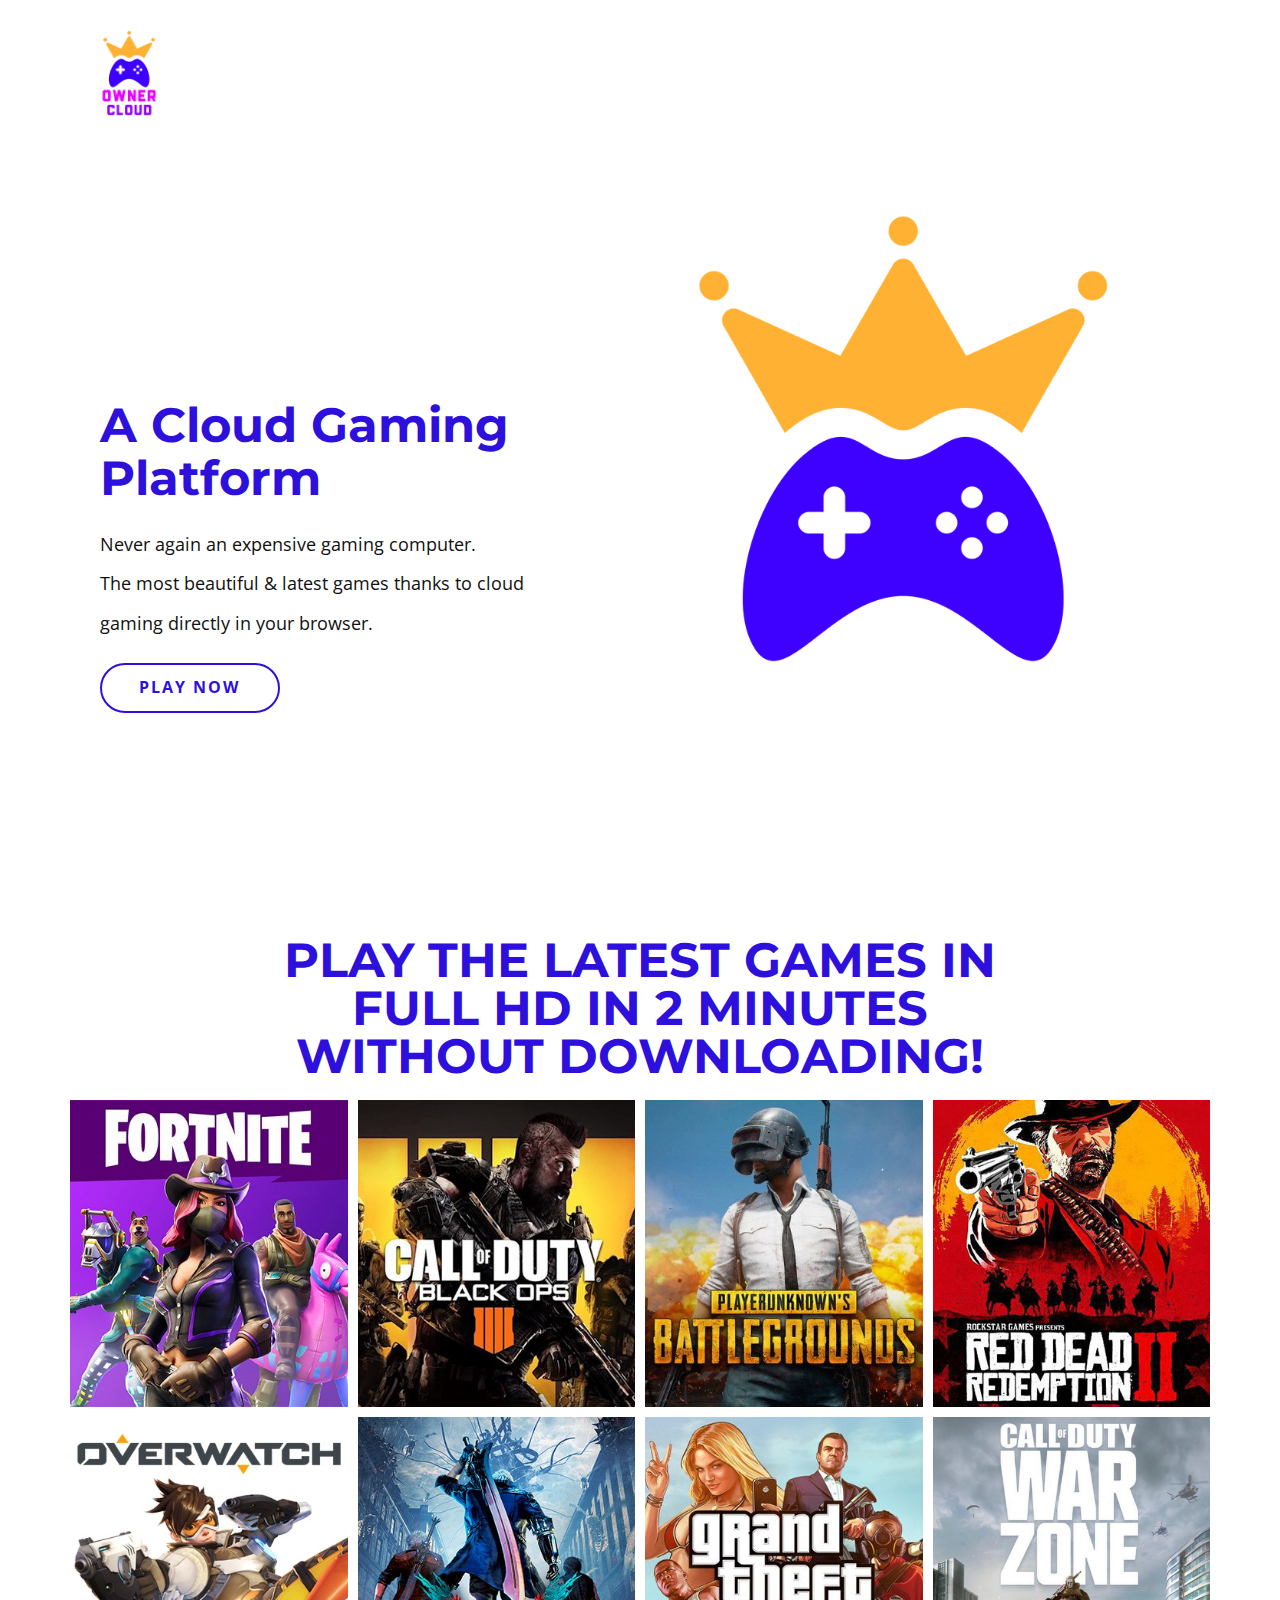
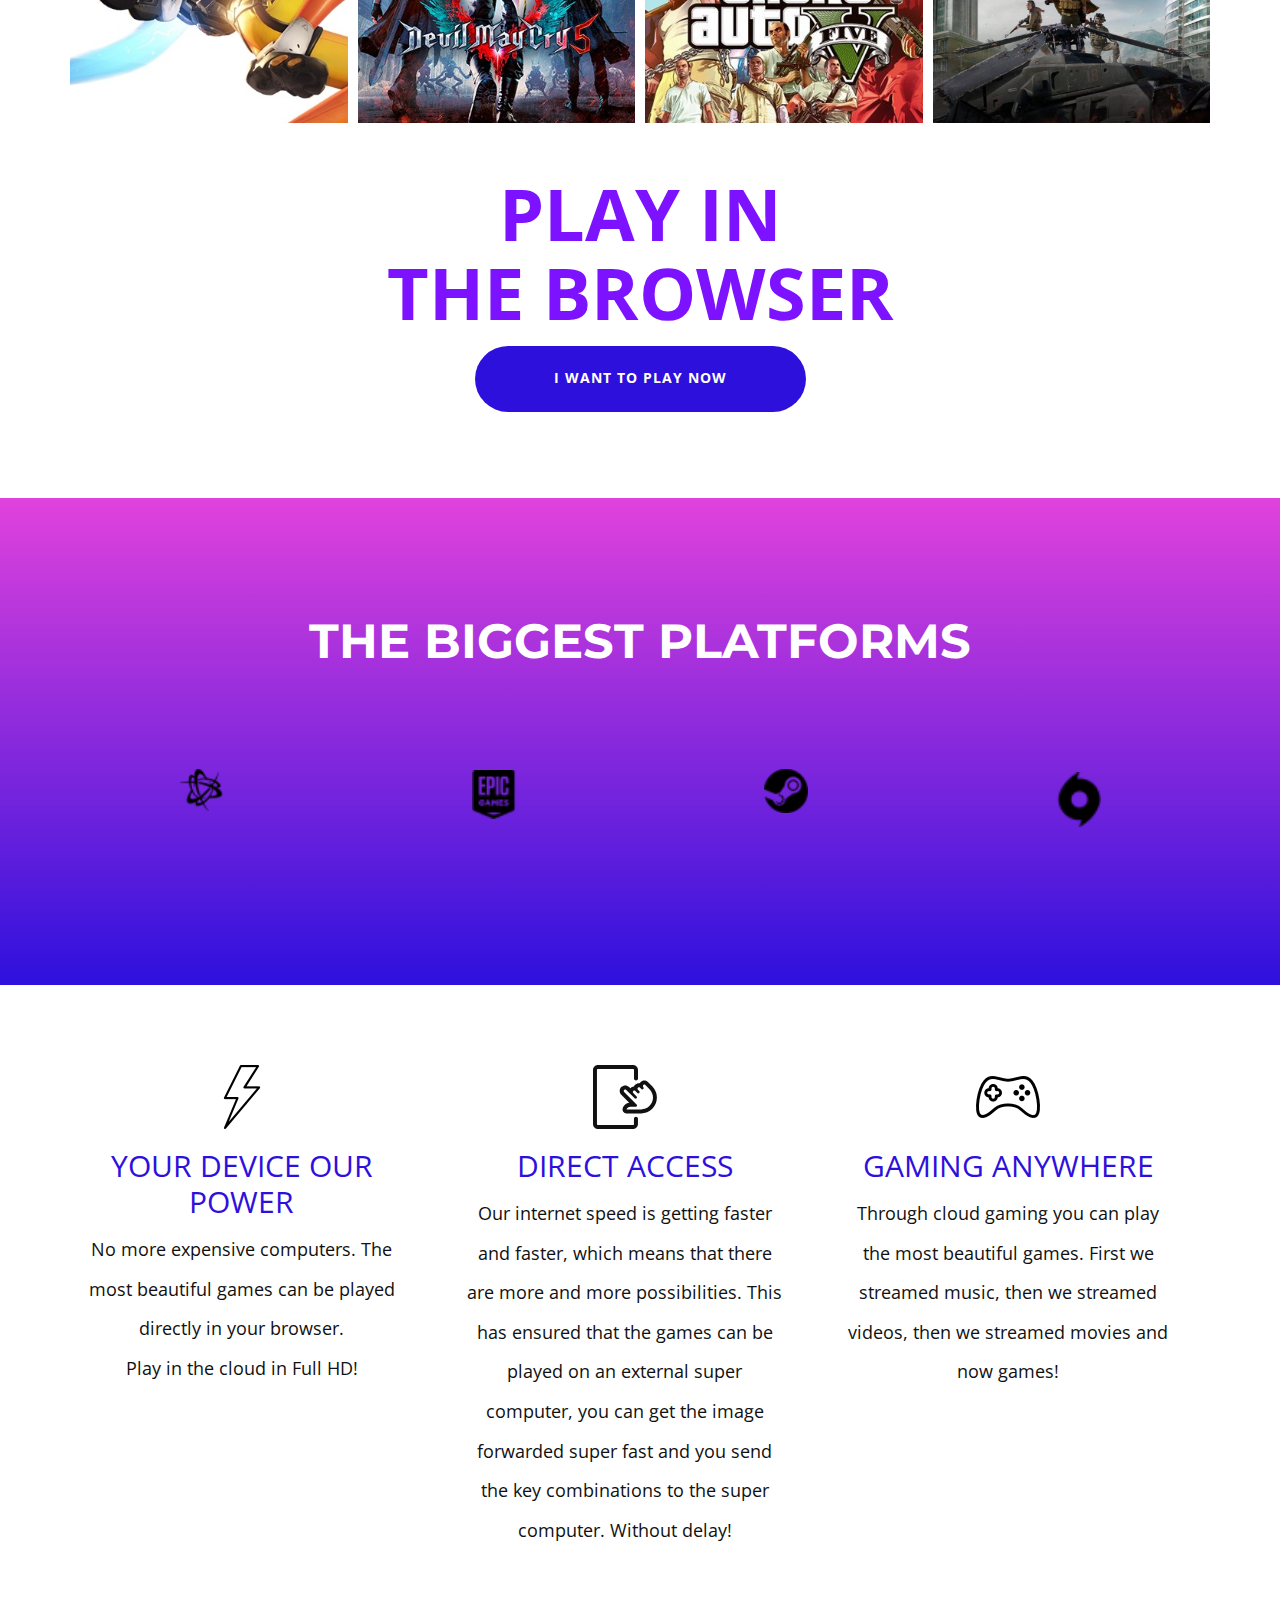
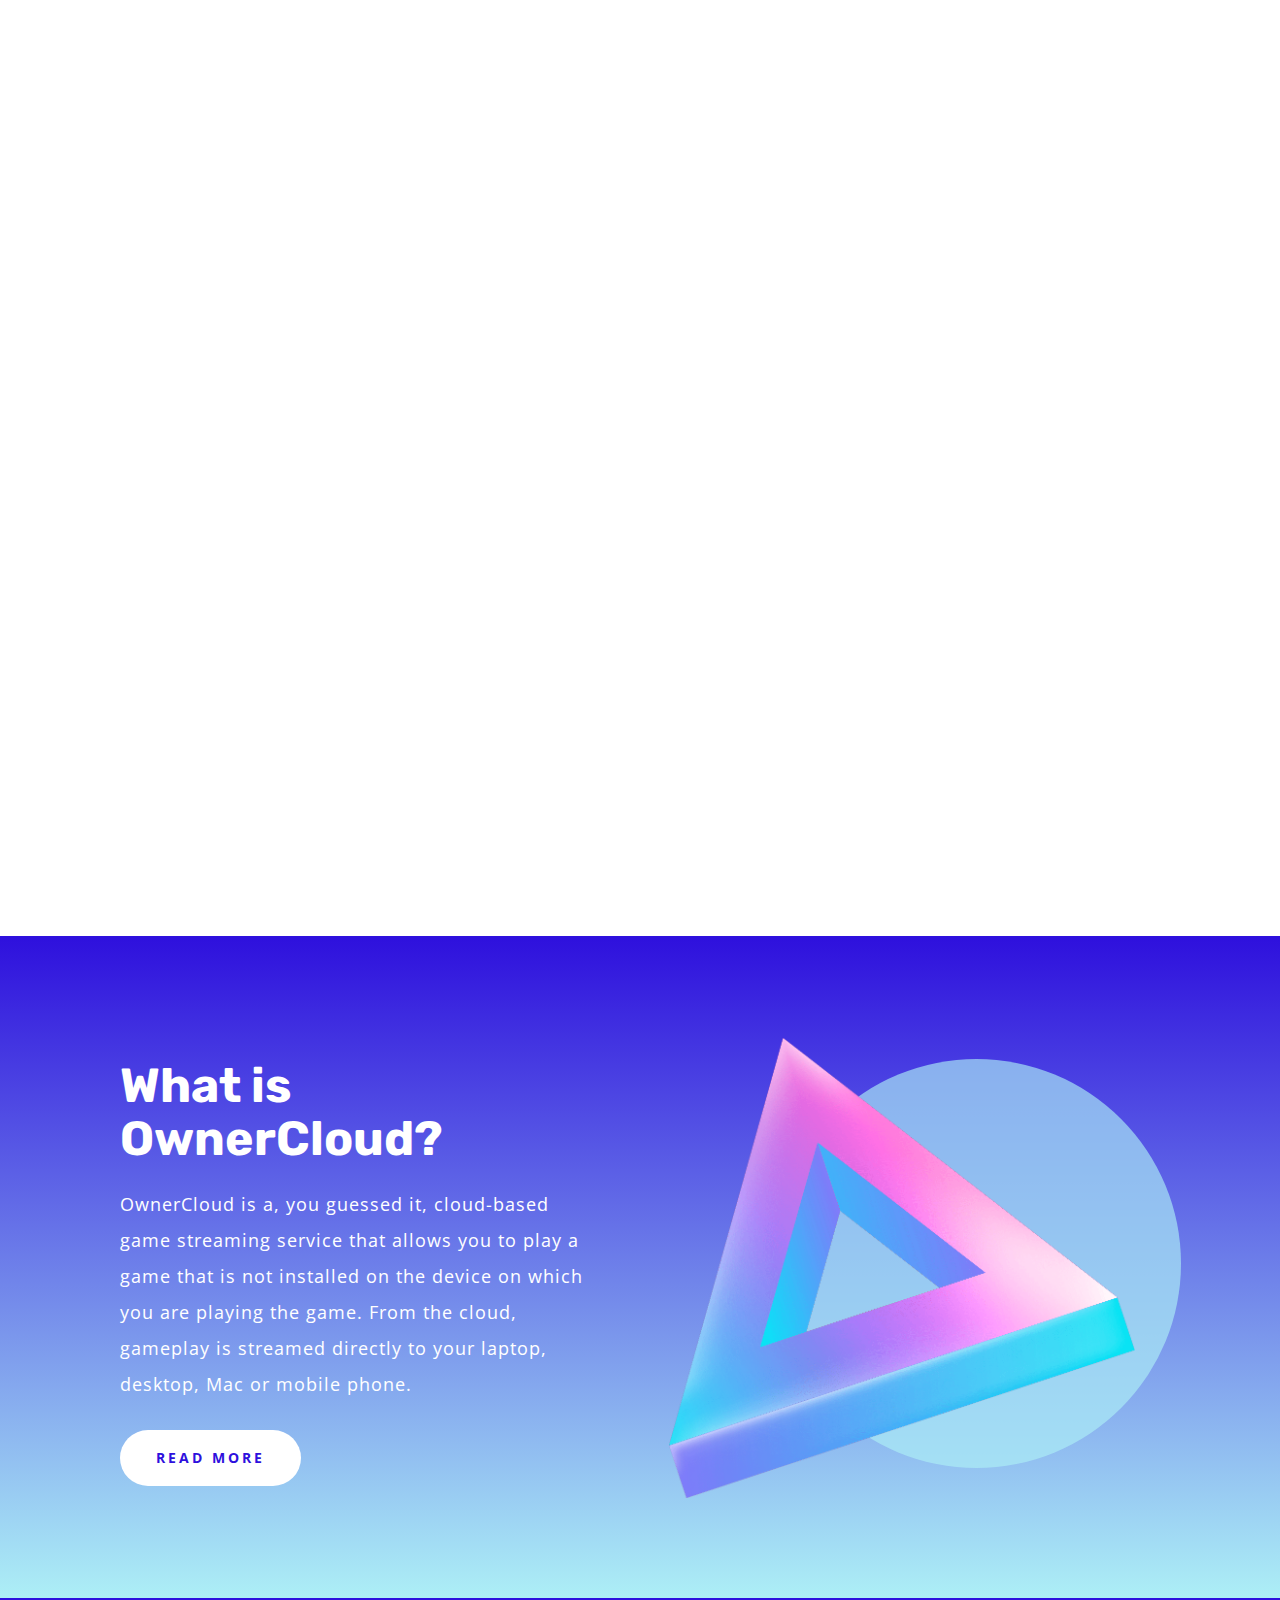
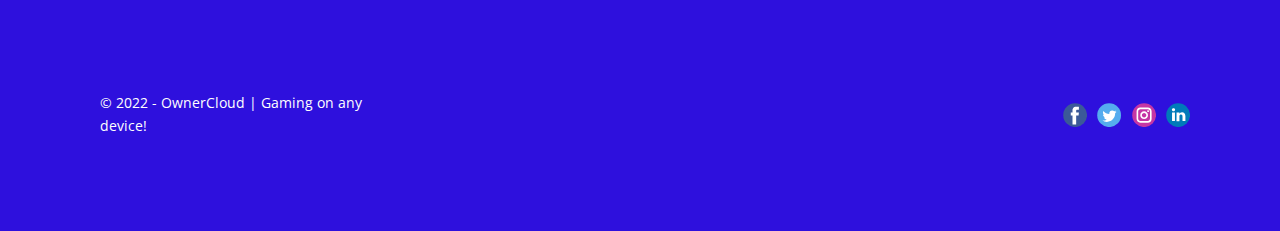
<file: OwnerCloud.html>
<!DOCTYPE html>
<html style="font-size: 16px;" lang="ena"><head>
    <meta name="viewport" content="width=device-width, initial-scale=1.0">
    <meta charset="utf-8">
    <meta name="keywords" content="Design Studio, We work in dedicated project teams, UX design, The power of branding, 01, 02, 03, About Us, Our Features &amp;amp; Services, Our Portfolio, ​We craft innovative products">
    <meta name="description" content="A Cloud Gaming Plataform">
    <title>OwnerCloud</title>
    <link rel="stylesheet" href="nicepage.css" media="screen">
<link rel="stylesheet" href="OwnerCloud.css" media="screen">
    <script class="u-script" type="text/javascript" src="jquery.js" "="" defer=""></script>
    <script class="u-script" type="text/javascript" src="nicepage.js" "="" defer=""></script>
    <meta name="generator" content="Nicepage 4.15.8, nicepage.com">
    <meta property="og:image" content="images/gaming-logo-creator-featuring-a-controller-icon-415-el13.png">
    <link id="u-theme-google-font" rel="stylesheet" href="https://fonts.googleapis.com/css?family=Montserrat:100,100i,200,200i,300,300i,400,400i,500,500i,600,600i,700,700i,800,800i,900,900i|Open+Sans:300,300i,400,400i,500,500i,600,600i,700,700i,800,800i">
    <link id="u-page-google-font" rel="stylesheet" href="https://fonts.googleapis.com/css?family=Montserrat:100,100i,200,200i,300,300i,400,400i,500,500i,600,600i,700,700i,800,800i,900,900i|Rubik:300,300i,400,400i,500,500i,600,600i,700,700i,800,800i,900,900i">
    
    
    
    
    
    
    
    <script type="application/ld+json">{
		"@context": "http://schema.org",
		"@type": "Organization",
		"name": "OwnerCloud",
		"logo": "images/gaming-logo-creator-featuring-a-controller-icon-415-el13.png?rand=d04a",
		"sameAs": []
}</script>
    <meta name="theme-color" content="#2e10dd">
    <meta property="og:title" content="OwnerCloud">
    <meta property="og:description" content="A Cloud Gaming Plataform">
    <meta property="og:type" content="website">
  </head>
  <body class="u-body u-xl-mode" data-lang="ena" data-lang-pt="{&quot;head-title&quot;:&quot;&quot;,&quot;head-keywords&quot;:&quot;Design Studio, We work in dedicated project teams, UX design, The power of branding, 01, 02, 03, About Us, Our Features &amp;amp; Services, Our Portfolio, ​We craft innovative products&quot;,&quot;head-description&quot;:&quot;A Cloud Gaming Plataform&quot;}"><header class="u-clearfix u-header u-header" id="sec-3246"><div class="u-clearfix u-sheet u-sheet-1">
        <a href="OwnerCloud.html" data-page-id="71424609" class="u-image u-logo u-image-1" data-image-width="4000" data-image-height="4000" title="Página Inicial">
          <img src="images/gaming-logo-creator-featuring-a-controller-icon-415-el13.png?rand=d04a" class="u-logo-image u-logo-image-1" data-lang-pt="">
        </a>
      </div></header>
    <section class="u-clearfix u-section-1" id="carousel_fceb">
      <img class="u-image u-image-1" src="images/gaming-logo-creator-featuring-a-controller-icon-415-el11.png" data-image-width="4000" data-image-height="4000" data-lang-pt="">
      <div class="u-align-left u-container-style u-group u-opacity u-opacity-60 u-shape-rectangle u-white u-group-1">
        <div class="u-container-layout u-valign-middle u-container-layout-1">
          <h1 class="u-text u-text-palette-1-base u-text-1" data-lang-pt="​A Cloud Gaming Platform"> A Cloud Gaming Platform</h1>
          <p class="u-text u-text-2" data-lang-pt="​Never again an expensive gaming computer.<br>The most beautiful &amp;amp; latest games thanks to cloud gaming directly in your browser."> Never again an expensive gaming computer.<br>The most beautiful &amp; latest games thanks to cloud gaming directly in your browser.
          </p>
          <a href="OwnerCloud.html" data-page-id="71424609" class="u-active-palette-2-base u-border-2 u-border-active-palette-2-base u-border-hover-palette-2-base u-border-palette-1-base u-btn u-btn-round u-button-style u-hover-palette-2-base u-none u-radius-50 u-text-active-white u-text-hover-white u-text-palette-1-base u-btn-1" data-lang-pt="{&quot;content&quot;:&quot;PLAY NOW&quot;,&quot;href&quot;:&quot;71424609&quot;}">PLAY NOW</a>
        </div>
      </div>
    </section>
    <section class="u-align-center u-clearfix u-section-2" id="carousel_f85b">
      <div class="u-clearfix u-sheet u-sheet-1">
        <h1 class="u-custom-font u-font-montserrat u-text u-text-palette-1-base u-text-1" data-lang-pt="PLAY THE LATEST GAMES IN FULL HD IN 2 MINUTES WITHOUT DOWNLOADING!<br>">PLAY THE LATEST GAMES IN FULL HD IN 2 MINUTES WITHOUT DOWNLOADING!<br>
        </h1>
        <div class="u-expanded-width u-gallery u-layout-grid u-lightbox u-no-transition u-show-text-on-hover u-gallery-1">
          <div class="u-gallery-inner u-gallery-inner-1">
            <div class="u-effect-fade u-effect-hover-liftUp u-gallery-item">
              <div class="u-back-slide" data-image-width="400" data-image-height="400">
                <img class="u-back-image u-expanded" src="images/fortnite.jpg" data-lang-pt="">
              </div>
              <div class="u-over-slide u-shading u-over-slide-1">
                <h3 class="u-gallery-heading" data-lang-pt=""></h3>
                <p class="u-gallery-text" data-lang-pt=""></p>
              </div>
            </div>
            <div class="u-effect-fade u-effect-hover-liftUp u-gallery-item u-gallery-item-2">
              <div class="u-back-slide" data-image-width="400" data-image-height="400">
                <img class="u-back-image u-expanded" src="images/call_of_duty_black_ops_4.jpg" data-lang-pt="">
              </div>
              <div class="u-over-slide u-shading u-over-slide-2">
                <h3 class="u-gallery-heading" data-lang-pt=""></h3>
                <p class="u-gallery-text" data-lang-pt=""></p>
              </div>
            </div>
            <div class="u-effect-fade u-effect-hover-liftUp u-gallery-item u-gallery-item-3">
              <div class="u-back-slide" data-image-width="400" data-image-height="400">
                <img class="u-back-image u-expanded" src="images/PUBG.jpg" data-lang-pt="">
              </div>
              <div class="u-over-slide u-shading u-over-slide-3">
                <h3 class="u-gallery-heading" data-lang-pt=""></h3>
                <p class="u-gallery-text" data-lang-pt=""></p>
              </div>
            </div>
            <div class="u-effect-fade u-effect-hover-liftUp u-gallery-item u-gallery-item-4">
              <div class="u-back-slide" data-image-width="400" data-image-height="400">
                <img class="u-back-image u-expanded" src="images/rdr2.jpg" data-lang-pt="">
              </div>
              <div class="u-over-slide u-shading u-over-slide-4">
                <h3 class="u-gallery-heading" data-lang-pt=""></h3>
                <p class="u-gallery-text" data-lang-pt=""></p>
              </div>
            </div>
            <div class="u-effect-fade u-effect-hover-liftUp u-gallery-item u-gallery-item-5">
              <div class="u-back-slide" data-image-width="400" data-image-height="400">
                <img class="u-back-image u-expanded" src="images/Tracer-5.jpg" data-lang-pt="">
              </div>
              <div class="u-over-slide u-shading u-over-slide-5">
                <h3 class="u-gallery-heading" data-lang-pt=""></h3>
                <p class="u-gallery-text" data-lang-pt=""></p>
              </div>
            </div>
            <div class="u-effect-fade u-effect-hover-liftUp u-gallery-item u-gallery-item-6">
              <div class="u-back-slide" data-image-width="400" data-image-height="400">
                <img class="u-back-image u-expanded" src="images/devilmaycry.jpg" data-lang-pt="">
              </div>
              <div class="u-over-slide u-shading u-over-slide-6">
                <h3 class="u-gallery-heading" data-lang-pt=""></h3>
                <p class="u-gallery-text" data-lang-pt=""></p>
              </div>
            </div>
            <div class="u-effect-fade u-effect-hover-liftUp u-gallery-item u-gallery-item-7">
              <div class="u-back-slide" data-image-width="400" data-image-height="400">
                <img class="u-back-image u-expanded" src="images/GTA5.jpg" data-lang-pt="">
              </div>
              <div class="u-over-slide u-shading u-over-slide-7">
                <h3 class="u-gallery-heading" data-lang-pt=""></h3>
                <p class="u-gallery-text" data-lang-pt=""></p>
              </div>
            </div>
            <div class="u-effect-fade u-effect-hover-liftUp u-gallery-item">
              <div class="u-back-slide" data-image-width="1030" data-image-height="1030">
                <img class="u-back-image u-expanded" src="images/Schermafbeelding-2020-07-28-om-14.47.18-1030x1030.png" data-lang-pt="">
              </div>
              <div class="u-over-slide u-shading u-over-slide-8">
                <h3 class="u-gallery-heading" data-lang-pt=""></h3>
                <p class="u-gallery-text" data-lang-pt=""></p>
              </div>
            </div>
          </div>
        </div>
        <h1 class="u-custom-font u-text u-text-custom-color-2 u-text-font u-text-2" data-lang-pt="PLAY IN<br>THE BRO​​​WSER">PLAY IN<br>THE BRO​​​WSER
        </h1>
        <a href="OwnerCloud.html" data-page-id="71424609" class="u-btn u-btn-round u-button-style u-hover-palette-1-light-1 u-palette-1-base u-radius-50 u-btn-1" data-lang-pt="{&quot;content&quot;:&quot;i want to play now&quot;,&quot;href&quot;:&quot;71424609&quot;}">i want to play now</a>
      </div>
    </section>
    <section class="u-clearfix u-gradient u-section-3" id="sec-ce9a">
      <div class="u-clearfix u-sheet u-sheet-1">
        <h1 class="u-text u-text-default u-text-font u-text-white u-text-1" data-lang-pt="​THE BIGGEST PLATFORMS"> THE BIGGEST PLATFORMS</h1>
        <div class="u-expanded-width u-list u-list-1">
          <div class="u-repeater u-repeater-1">
            <div class="u-align-center u-container-style u-list-item u-repeater-item u-shape-rectangle u-list-item-1">
              <div class="u-container-layout u-similar-container u-container-layout-1"><span class="u-file-icon u-icon u-icon-circle u-text-black u-icon-1"><img src="images/blizzard.png" alt="" data-lang-pt=""></span>
              </div>
            </div>
            <div class="u-align-center u-container-style u-list-item u-repeater-item u-shape-rectangle u-list-item-2">
              <div class="u-container-layout u-similar-container u-container-layout-2"><span class="u-file-icon u-icon u-text-black u-icon-2"><img src="images/epic.png" alt="" data-lang-pt=""></span>
              </div>
            </div>
            <div class="u-align-center u-container-style u-list-item u-repeater-item u-shape-rectangle u-list-item-3">
              <div class="u-container-layout u-similar-container u-container-layout-3"><span class="u-file-icon u-icon u-text-black u-icon-3"><img src="images/steam.png" alt="" data-lang-pt=""></span>
              </div>
            </div>
            <div class="u-align-center u-container-style u-list-item u-repeater-item u-shape-rectangle u-list-item-4">
              <div class="u-container-layout u-similar-container u-container-layout-4"><span class="u-file-icon u-icon u-text-black u-icon-4"><img src="images/origin.png" alt="" data-lang-pt=""></span>
              </div>
            </div>
          </div>
        </div>
      </div>
    </section>
    <section class="u-align-center u-clearfix u-section-4" id="sec-317e">
      <div class="u-clearfix u-sheet u-sheet-1">
        <div class="u-expanded-width u-list u-list-1">
          <div class="u-repeater u-repeater-1">
            <div class="u-align-center u-container-style u-list-item u-repeater-item">
              <div class="u-container-layout u-similar-container u-valign-top u-container-layout-1"><span class="u-file-icon u-icon u-icon-1"><img src="images/248053.png" alt="" data-lang-pt=""></span>
                <h3 class="u-custom-font u-text u-text-font u-text-palette-1-base u-text-1" data-lang-pt="​YOUR DEVICE OUR POWER"> YOUR DEVICE OUR POWER</h3>
                <p class="u-text u-text-2" data-lang-pt="​No more expensive computers. The most beautiful games can be played directly in your browser.<br>Play in the cloud in Full HD!"> No more expensive computers. The most beautiful games can be played directly in your browser.<br>Play in the cloud in Full HD!
                </p>
              </div>
            </div>
            <div class="u-align-center u-container-style u-list-item u-repeater-item">
              <div class="u-container-layout u-similar-container u-valign-top u-container-layout-2"><span class="u-icon u-icon-2"><svg class="u-svg-link" preserveAspectRatio="xMidYMin slice" viewBox="0 0 128 128" style=""><use xmlns:xlink="http://www.w3.org/1999/xlink" xlink:href="#svg-5fc3"></use></svg><svg class="u-svg-content" viewBox="0 0 128 128" id="svg-5fc3"><path d="m102.7 39.2c0.8 0 1.5 0.3 2.1 0.9l7.8 7.8c4.8 4.8 7.7 11.5 7.4 18.3-0.6 12.6-11 22.6-23.7 22.6h-29c-0.1 0-0.1-0.1-0.1-0.2 1.1-3 4.1-5.2 7.5-5.2h10.5c0.9 0 1.8-0.4 2.3-1.1 0.8-1.1 0.7-2.6-0.3-3.5l-24.9-24.8c-0.6-0.6-0.9-1.3-0.9-2.1s0.3-1.5 0.9-2.1 1.3-0.8 2.1-0.8 1.5 0.3 2.1 0.8l16.9 16.9c0.5 0.5 1.2 0.8 1.9 0.8s1.4-0.3 1.9-0.8 0.8-1.2 0.8-1.9-0.3-1.4-0.8-1.9l-6.7-6.7c-0.6-0.6-0.9-1.3-0.9-2.1s0.3-1.5 0.9-2.1 1.3-0.8 2.1-0.8 1.5 0.3 2.1 0.8l4 4c0.5 0.5 1.2 0.8 1.9 0.8s1.4-0.3 1.9-0.8 0.8-1.2 0.8-1.9-0.3-1.4-0.8-1.9l-2.7-2.7c-0.5-0.5-0.8-1.2-0.8-2s0.3-1.5 0.9-2.1 1.3-0.9 2.1-0.9 1.5 0.3 2.1 0.9l2.7 2.7c0.5 0.5 1.2 0.8 1.9 0.8s1.4-0.3 1.9-0.8 0.8-1.2 0.8-1.9-0.2-1.3-0.7-1.8c-0.8-0.9-1.2-2.1-0.8-3.3 0.5-1.3 1.6-1.9 2.8-1.9m0-8c-2.9 0-5.7 1.1-7.8 3.2-0.7 0.7-1.2 1.4-1.7 2.1 0 0-0.1 0.1-0.1 0-0.4 0-0.8-0.1-1.1-0.1-2.9 0-5.7 1.1-7.8 3.2-1 1-1.8 2.2-2.3 3.4 0 0 0 0.1-0.1 0.1-2.6 0.2-5.1 1.3-6.9 3.2l-0.2 0.2-2.5-2.5c-2-2-4.9-3.2-7.8-3.2s-5.7 1.1-7.8 3.2-3.2 4.9-3.2 7.8c0 3 1.2 5.7 3.2 7.8l15.8 15.8c0.1 0.1 0 0.2-0.1 0.2-5.8 0.8-10.8 4.8-12.8 10.5-1.9 5.2 2 10.7 7.5 10.7h29.1c8.5 0 16.4-3.3 22.4-9.3 6.1-6.1 9.4-14.3 9.3-23-0.1-8.4-3.8-16.4-9.8-22.4l-7.8-7.8c-1.8-2-4.6-3.1-7.5-3.1z"></path><path d="m82.1 118c0 1.1-0.9 2-2 2h-70.2c-1.1 0-2-0.9-2-2v-108c0-1.1 0.9-2 2-2h70.1c1.1 0 2 0.9 2 2v16.9c0 2.2 1.8 4 4 4s4-1.8 4-4v-16.9c0-5.5-4.5-10-9.9-10h-70.2c-5.4 0-9.9 4.5-9.9 10v108c0 5.5 4.5 10 9.9 10h70.1c5.5 0 9.9-4.5 9.9-10v-10.6c0-2.2-1.8-4-4-4s-4 1.8-4 4v10.6z"></path></svg></span>
                <h3 class="u-custom-font u-text u-text-font u-text-palette-1-base u-text-3" data-lang-pt="​DIRECT ACCESS"> DIRECT ACCESS</h3>
                <p class="u-text u-text-4" data-lang-pt="​Our internet speed is getting faster and faster, which means that there are more and more possibilities. This has ensured that the games can be played on an external super computer, you can get the image forwarded super fast and you send the key combinations to the super computer. Without delay!"> Our internet speed is getting faster and faster, which means that there are more and more possibilities. This has ensured that the games can be played on an external super computer, you can get the image forwarded super fast and you send the key combinations to the super computer. Without delay!</p>
              </div>
            </div>
            <div class="u-align-center u-container-style u-list-item u-repeater-item">
              <div class="u-container-layout u-similar-container u-valign-top u-container-layout-3"><span class="u-file-icon u-icon u-icon-3"><img src="images/686589.png" alt="" data-lang-pt=""></span>
                <h3 class="u-custom-font u-text u-text-font u-text-palette-1-base u-text-5" data-lang-pt="​GAMING ANYWHERE"> GAMING ANYWHERE</h3>
                <p class="u-text u-text-6" data-lang-pt="​Through cloud gaming you can play the most beautiful games. First we streamed music, then we streamed videos, then we streamed movies and now games!"> Through cloud gaming you can play the most beautiful games. First we streamed music, then we streamed videos, then we streamed movies and now games!</p>
              </div>
            </div>
          </div>
        </div>
      </div>
    </section>
    <section class="u-align-center u-clearfix u-section-5" id="carousel_7396">
      <div class="u-clearfix u-sheet u-sheet-1">
        <div class="u-clearfix u-expanded-width u-layout-wrap u-layout-wrap-1">
          <div class="u-layout">
            <div class="u-layout-row">
              <div class="u-container-style u-layout-cell u-shape-rectangle u-size-30 u-layout-cell-1">
                <div class="u-container-layout u-container-layout-1">
                  <h5 class="u-align-center u-custom-font u-font-montserrat u-text u-text-default u-text-1" data-animation-name="customAnimationIn" data-animation-duration="1500" data-animation-delay="250" data-lang-pt="​OUR SO"> OUR SO</h5>
                  <h2 class="u-align-center u-custom-font u-font-montserrat u-text u-text-palette-1-base u-text-2" data-animation-name="customAnimationIn" data-animation-duration="1500" data-lang-pt="​MINIMUM REQUIREMENTS​"> MINIMUM REQUIREMENTS </h2>
                  <div class="u-expanded-width-lg u-opacity u-opacity-45 u-shape u-shape-svg u-text-palette-2-light-2 u-shape-1" data-animation-name="customAnimationIn" data-animation-duration="1750" data-animation-delay="500">
                    <svg class="u-svg-link" preserveAspectRatio="none" viewBox="0 0 160 160" style=""><use xmlns:xlink="http://www.w3.org/1999/xlink" xlink:href="#svg-9c5e"></use></svg>
                    <svg class="u-svg-content" viewBox="0 0 160 160" x="0px" y="0px" id="svg-9c5e" style="enable-background:new 0 0 160 160;"><path d="M151.7,132.5c-3.4,6-7.9,11.7-13.3,16.5c-29.2,26.1-54.1-2.3-88.2-3S0,109.5,0,91.6s14.8-31.3,25.3-45.3S33.4,11,51.8,3
	c15.3-6.6,33.6-0.4,51.6,0.7c11.2,0.7,28.8-3.8,38.2,0.4s11.8,15.4,9.2,22.8c-1.9,5.4-5.5,11.6-12.8,16.5
	c-9.3,10.1-4.7,22.9,3.7,33.4c7.8,9.7,17.7,11.7,18.3,23.5C160.4,110.8,157.6,122.2,151.7,132.5L151.7,132.5z"></path></svg>
                  </div>
                  <img class="u-image u-image-contain u-image-default u-image-1" src="images/jjjjjjjjjjjjjjjjjjj.png" alt="" data-image-width="242" data-image-height="241" data-animation-name="customAnimationIn" data-animation-duration="1750" data-lang-pt="">
                </div>
              </div>
              <div class="u-container-style u-layout-cell u-shape-rectangle u-size-30 u-layout-cell-2">
                <div class="u-container-layout u-container-layout-2"><span class="u-file-icon u-gradient u-icon u-icon-circle u-text-white u-icon-1" data-animation-name="customAnimationIn" data-animation-duration="1000" data-animation-delay="500"><img src="images/748151.png" alt="" data-lang-pt=""></span>
                  <div class="u-list u-list-1">
                    <div class="u-repeater u-repeater-1">
                      <div class="u-align-left u-border-2 u-border-white u-container-style u-list-item u-repeater-item u-list-item-1">
                        <div class="u-container-layout u-similar-container u-container-layout-3"></div>
                      </div>
                      <div class="u-align-left u-border-2 u-border-white u-container-style u-list-item u-repeater-item u-list-item-2">
                        <div class="u-container-layout u-similar-container u-container-layout-4"></div>
                      </div>
                      <div class="u-align-left u-border-2 u-border-white u-container-style u-list-item u-repeater-item u-list-item-3">
                        <div class="u-container-layout u-similar-container u-container-layout-5"></div>
                      </div>
                    </div>
                  </div>
                  <h6 class="u-custom-font u-font-montserrat u-text u-text-default u-text-3" data-animation-name="customAnimationIn" data-animation-duration="1250" data-animation-delay="500" data-lang-pt="​0-50 MS PING"> 0-50 MS PING</h6>
                  <h6 class="u-custom-font u-font-montserrat u-text u-text-default u-text-4" data-animation-name="customAnimationIn" data-animation-duration="1250" data-animation-delay="500" data-lang-pt="25MB DOWNLOAD SPEED">25MB DOWNLOAD SPEED</h6>
                  <h6 class="u-custom-font u-font-montserrat u-text u-text-5" data-animation-name="customAnimationIn" data-animation-duration="1250" data-animation-delay="500" data-lang-pt="10MB UPLOAD SPEED">10MB UPLOAD SPEED</h6><span class="u-file-icon u-gradient u-icon u-icon-circle u-text-white u-icon-2" data-animation-name="customAnimationIn" data-animation-duration="1000" data-animation-delay="500"><img src="images/1103449.png" alt="" data-lang-pt=""></span><span class="u-file-icon u-gradient u-icon u-icon-circle u-text-white u-icon-3" data-animation-name="customAnimationIn" data-animation-duration="1000" data-animation-delay="500"><img src="images/568717.png" alt="" data-lang-pt=""></span>
                </div>
              </div>
            </div>
          </div>
        </div>
      </div>
    </section>
    <section class="u-align-center u-clearfix u-gradient u-section-6" id="carousel_31eb">
      <div class="u-clearfix u-sheet u-sheet-1">
        <div class="u-clearfix u-expanded-width u-layout-wrap u-layout-wrap-1">
          <div class="u-gutter-0 u-layout">
            <div class="u-layout-row">
              <div class="u-align-left u-container-style u-layout-cell u-left-cell u-size-30-lg u-size-30-xl u-size-60-md u-size-60-sm u-size-60-xs u-layout-cell-1">
                <div class="u-container-layout u-valign-middle-lg u-valign-middle-md u-valign-middle-sm u-valign-middle-xl u-valign-top-xs u-container-layout-1">
                  <h2 class="u-custom-font u-text u-text-body-alt-color u-text-1" data-lang-pt="What is OwnerCloud?">What is OwnerCloud?</h2>
                  <p class="u-text u-text-body-alt-color u-text-2" data-lang-pt="​OwnerCloud is a, you guessed it, cloud-based game streaming service that allows you to play a game that is not installed on the device on which you are playing the game. From the cloud, gameplay is streamed directly to your laptop, desktop, Mac or mobile phone."> OwnerCloud is a, you guessed it, cloud-based game streaming service that allows you to play a game that is not installed on the device on which you are playing the game. From the cloud, gameplay is streamed directly to your laptop, desktop, Mac or mobile phone.</p>
                  <a href="OwnerCloud.html" data-page-id="71424609" class="u-active-palette-1-light-3 u-border-none u-btn u-btn-round u-button-style u-hover-palette-1-light-3 u-radius-50 u-text-active-palette-1-base u-text-hover-palette-1-base u-text-palette-1-base u-white u-btn-1" data-lang-pt="{&quot;content&quot;:&quot;read more&quot;,&quot;href&quot;:&quot;71424609&quot;}">read more</a>
                </div>
              </div>
              <div class="u-container-style u-layout-cell u-right-cell u-size-30-lg u-size-30-xl u-size-60-md u-size-60-sm u-size-60-xs u-layout-cell-2">
                <div class="u-container-layout u-valign-middle-sm u-valign-middle-xs u-container-layout-2">
                  <div class="u-opacity u-opacity-65 u-palette-4-light-2 u-shape u-shape-circle u-shape-1"></div>
                  <img class="u-border-no-bottom u-border-no-left u-border-no-right u-border-no-top u-image u-image-contain u-image-default u-image-1" data-image-width="959" data-image-height="947" src="images/ddd-min.png" data-lang-pt="">
                </div>
              </div>
            </div>
          </div>
        </div>
      </div>
    </section>
    
    
    <footer class="u-clearfix u-footer u-palette-1-base" id="sec-3af3"><div class="u-clearfix u-sheet u-sheet-1">
        <div class="u-clearfix u-expanded-width u-gutter-30 u-layout-wrap u-layout-wrap-1">
          <div class="u-gutter-0 u-layout">
            <div class="u-layout-row">
              <div class="u-align-left u-container-style u-layout-cell u-left-cell u-size-20 u-size-20-md u-layout-cell-1">
                <div class="u-container-layout u-valign-middle u-container-layout-1">
                  <p class="u-small-text u-text u-text-variant u-text-1" data-lang-pt="​© 2022 - OwnerCloud | Gaming on any device!"> © 2022 - OwnerCloud | Gaming on any device!</p>
                </div>
              </div>
              <div class="u-align-left u-container-style u-layout-cell u-size-20 u-size-20-md u-layout-cell-2">
                <div class="u-container-layout u-container-layout-2"></div>
              </div>
              <div class="u-align-right u-container-style u-layout-cell u-right-cell u-size-20 u-size-20-md u-layout-cell-3">
                <div class="u-container-layout u-valign-middle u-container-layout-3">
                  <div class="u-social-icons u-spacing-10 u-social-icons-1">
                    <a class="u-social-url" title="facebook" target="_blank" href=""><span class="u-icon u-social-facebook u-social-icon u-icon-1"><svg class="u-svg-link" preserveAspectRatio="xMidYMin slice" viewBox="0 0 112 112" style=""><use xmlns:xlink="http://www.w3.org/1999/xlink" xlink:href="#svg-00fd"></use></svg><svg class="u-svg-content" viewBox="0 0 112 112" x="0" y="0" id="svg-00fd"><circle fill="currentColor" cx="56.1" cy="56.1" r="55"></circle><path fill="#FFFFFF" d="M73.5,31.6h-9.1c-1.4,0-3.6,0.8-3.6,3.9v8.5h12.6L72,58.3H60.8v40.8H43.9V58.3h-8V43.9h8v-9.2
            c0-6.7,3.1-17,17-17h12.5v13.9H73.5z"></path></svg></span>
                    </a>
                    <a class="u-social-url" title="twitter" target="_blank" href=""><span class="u-icon u-social-icon u-social-twitter u-icon-2"><svg class="u-svg-link" preserveAspectRatio="xMidYMin slice" viewBox="0 0 112 112" style=""><use xmlns:xlink="http://www.w3.org/1999/xlink" xlink:href="#svg-00a9"></use></svg><svg class="u-svg-content" viewBox="0 0 112 112" x="0" y="0" id="svg-00a9"><circle fill="currentColor" class="st0" cx="56.1" cy="56.1" r="55"></circle><path fill="#FFFFFF" d="M83.8,47.3c0,0.6,0,1.2,0,1.7c0,17.7-13.5,38.2-38.2,38.2C38,87.2,31,85,25,81.2c1,0.1,2.1,0.2,3.2,0.2
            c6.3,0,12.1-2.1,16.7-5.7c-5.9-0.1-10.8-4-12.5-9.3c0.8,0.2,1.7,0.2,2.5,0.2c1.2,0,2.4-0.2,3.5-0.5c-6.1-1.2-10.8-6.7-10.8-13.1
            c0-0.1,0-0.1,0-0.2c1.8,1,3.9,1.6,6.1,1.7c-3.6-2.4-6-6.5-6-11.2c0-2.5,0.7-4.8,1.8-6.7c6.6,8.1,16.5,13.5,27.6,14
            c-0.2-1-0.3-2-0.3-3.1c0-7.4,6-13.4,13.4-13.4c3.9,0,7.3,1.6,9.8,4.2c3.1-0.6,5.9-1.7,8.5-3.3c-1,3.1-3.1,5.8-5.9,7.4
            c2.7-0.3,5.3-1,7.7-2.1C88.7,43,86.4,45.4,83.8,47.3z"></path></svg></span>
                    </a>
                    <a class="u-social-url" title="instagram" target="_blank" href=""><span class="u-icon u-social-icon u-social-instagram u-icon-3"><svg class="u-svg-link" preserveAspectRatio="xMidYMin slice" viewBox="0 0 112 112" style=""><use xmlns:xlink="http://www.w3.org/1999/xlink" xlink:href="#svg-b272"></use></svg><svg class="u-svg-content" viewBox="0 0 112 112" x="0" y="0" id="svg-b272"><circle fill="currentColor" cx="56.1" cy="56.1" r="55"></circle><path fill="#FFFFFF" d="M55.9,38.2c-9.9,0-17.9,8-17.9,17.9C38,66,46,74,55.9,74c9.9,0,17.9-8,17.9-17.9C73.8,46.2,65.8,38.2,55.9,38.2
            z M55.9,66.4c-5.7,0-10.3-4.6-10.3-10.3c-0.1-5.7,4.6-10.3,10.3-10.3c5.7,0,10.3,4.6,10.3,10.3C66.2,61.8,61.6,66.4,55.9,66.4z"></path><path fill="#FFFFFF" d="M74.3,33.5c-2.3,0-4.2,1.9-4.2,4.2s1.9,4.2,4.2,4.2s4.2-1.9,4.2-4.2S76.6,33.5,74.3,33.5z"></path><path fill="#FFFFFF" d="M73.1,21.3H38.6c-9.7,0-17.5,7.9-17.5,17.5v34.5c0,9.7,7.9,17.6,17.5,17.6h34.5c9.7,0,17.5-7.9,17.5-17.5V38.8
            C90.6,29.1,82.7,21.3,73.1,21.3z M83,73.3c0,5.5-4.5,9.9-9.9,9.9H38.6c-5.5,0-9.9-4.5-9.9-9.9V38.8c0-5.5,4.5-9.9,9.9-9.9h34.5
            c5.5,0,9.9,4.5,9.9,9.9V73.3z"></path></svg></span>
                    </a>
                    <a class="u-social-url" title="linkedin" target="_blank" href=""><span class="u-icon u-social-icon u-social-linkedin u-icon-4"><svg class="u-svg-link" preserveAspectRatio="xMidYMin slice" viewBox="0 0 112 112" style=""><use xmlns:xlink="http://www.w3.org/1999/xlink" xlink:href="#svg-77a9"></use></svg><svg class="u-svg-content" viewBox="0 0 112 112" x="0" y="0" id="svg-77a9"><circle fill="currentColor" cx="56.1" cy="56.1" r="55"></circle><path fill="#FFFFFF" d="M41.3,83.7H27.9V43.4h13.4V83.7z M34.6,37.9L34.6,37.9c-4.6,0-7.5-3.1-7.5-7c0-4,3-7,7.6-7s7.4,3,7.5,7
            C42.2,34.8,39.2,37.9,34.6,37.9z M89.6,83.7H76.2V62.2c0-5.4-1.9-9.1-6.8-9.1c-3.7,0-5.9,2.5-6.9,4.9c-0.4,0.9-0.4,2.1-0.4,3.3v22.5
            H48.7c0,0,0.2-36.5,0-40.3h13.4v5.7c1.8-2.7,5-6.7,12.1-6.7c8.8,0,15.4,5.8,15.4,18.1V83.7z"></path></svg></span>
                    </a>
                  </div>
                </div>
              </div>
            </div>
          </div>
        </div>
      </div></footer>
  
</body></html>
</file>
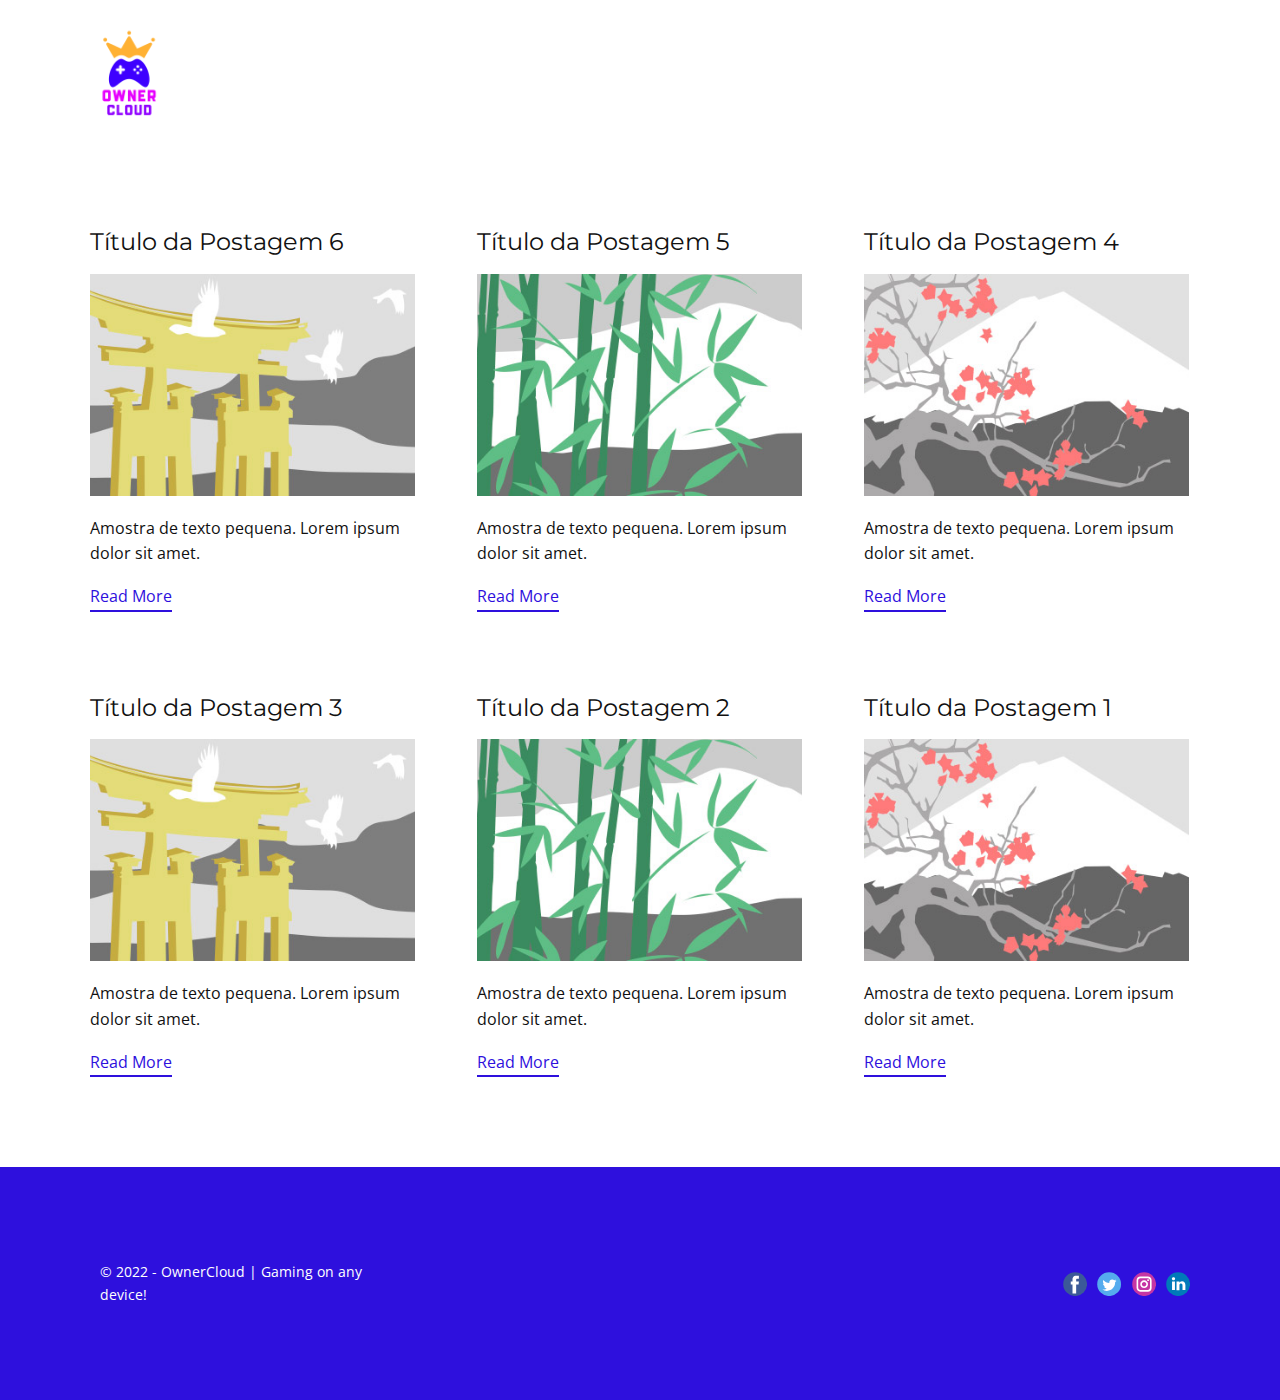
<file: blog/blog.html>
<html style="font-size: 16px;" lang="ena"><head>
    <meta name="viewport" content="width=device-width, initial-scale=1.0">
    <meta charset="utf-8">
    <meta name="keywords" content="">
    <meta name="description" content="">
    <title>Blog Template</title>
    <link rel="stylesheet" href="../nicepage.css" media="screen">
<link rel="stylesheet" href="../Blog-Template.css" media="screen">
    <script class="u-script" type="text/javascript" src="../jquery.js" "="" defer=""></script>
    <script class="u-script" type="text/javascript" src="../nicepage.js" "="" defer=""></script>
    <meta name="generator" content="Nicepage 4.15.8, nicepage.com">
    <link id="u-theme-google-font" rel="stylesheet" href="https://fonts.googleapis.com/css?family=Montserrat:100,100i,200,200i,300,300i,400,400i,500,500i,600,600i,700,700i,800,800i,900,900i|Open+Sans:300,300i,400,400i,500,500i,600,600i,700,700i,800,800i">
    
    
    <script type="application/ld+json">{
		"@context": "http://schema.org",
		"@type": "Organization",
		"name": "OwnerCloud",
		"logo": "images/gaming-logo-creator-featuring-a-controller-icon-415-el13.png",
		"sameAs": []
}</script>
    <meta name="theme-color" content="#2e10dd">
  </head>
  <body class="u-body u-xl-mode" data-lang="ena" data-lang-pt="{&quot;head-title&quot;:&quot;&quot;,&quot;head-keywords&quot;:&quot;&quot;,&quot;head-description&quot;:&quot;&quot;}"><header class="u-clearfix u-header u-header" id="sec-3246"><div class="u-clearfix u-sheet u-sheet-1">
        <a href="../OwnerCloud.html" data-page-id="71424609" class="u-image u-logo u-image-1" data-image-width="4000" data-image-height="4000" title="Página Inicial">
          <img src="../images/gaming-logo-creator-featuring-a-controller-icon-415-el13.png" class="u-logo-image u-logo-image-1" data-lang-pt="">
        </a>
      </div></header>
    <section class="u-clearfix u-section-1" id="sec-f9e8">
      <div class="u-clearfix u-sheet u-valign-middle u-sheet-1"><!--blog--><!--blog_options_json--><!--{"type":"Recent","source":"","tags":"","count":""}--><!--/blog_options_json-->
        <div class="u-blog u-expanded-width u-repeater u-repeater-1"><!--blog_post-->
          <div class="u-blog-post u-container-style u-repeater-item u-white u-repeater-item-1">
            <div class="u-container-layout u-similar-container u-valign-top u-container-layout-1"><!--blog_post_header-->
              <h4 class="u-blog-control u-text u-text-1" data-lang-pt="
            <a class=&quot;u-post-header-link&quot; href=&quot;#&quot;>Título da Postagem 1</a>
          ">
                <a class="u-post-header-link" href="../blog/post-5.html">Título da Postagem 6</a>
              </h4><!--/blog_post_header--><!--blog_post_image-->
              <a class="u-post-header-link" href="../blog/post-5.html"><img alt="" class="u-blog-control u-expanded-width u-image u-image-default u-image-1" src="[data-uri]" data-lang-pt=""></a><!--/blog_post_image--><!--blog_post_content-->
              <div class="u-blog-control u-post-content u-text u-text-2 fr-view">Amostra de texto pequena. Lorem ipsum dolor sit amet.</div><!--/blog_post_content--><!--blog_post_readmore-->
              <a href="../blog/post-5.html" class="u-blog-control u-border-2 u-border-palette-1-base u-btn u-btn-rectangle u-button-style u-none u-btn-1" data-lang-pt="{&quot;content&quot;:&quot;Read More&quot;,&quot;href&quot;:&quot;#&quot;}"><!--blog_post_readmore_content--><!--options_json--><!--{"content":"Read More","defaultValue":"Ler Mais"}--><!--/options_json-->Read More<!--/blog_post_readmore_content--></a><!--/blog_post_readmore-->
            </div>
          </div><div class="u-blog-post u-container-style u-repeater-item u-video-cover u-white">
            <div class="u-container-layout u-similar-container u-valign-top u-container-layout-2"><!--blog_post_header-->
              <h4 class="u-blog-control u-text u-text-3" data-lang-pt="
            <a class=&quot;u-post-header-link&quot; href=&quot;#&quot;>Título da Postagem 2</a>
          ">
                <a class="u-post-header-link" href="../blog/post-4.html">Título da Postagem 5</a>
              </h4><!--/blog_post_header--><!--blog_post_image-->
              <a class="u-post-header-link" href="../blog/post-4.html"><img alt="" class="u-blog-control u-expanded-width u-image u-image-default u-image-2" src="[data-uri]" data-lang-pt=""></a><!--/blog_post_image--><!--blog_post_content-->
              <div class="u-blog-control u-post-content u-text u-text-4 fr-view">Amostra de texto pequena. Lorem ipsum dolor sit amet.</div><!--/blog_post_content--><!--blog_post_readmore-->
              <a href="../blog/post-4.html" class="u-blog-control u-border-2 u-border-palette-1-base u-btn u-btn-rectangle u-button-style u-none u-btn-2" data-lang-pt="{&quot;content&quot;:&quot;Read More&quot;,&quot;href&quot;:&quot;#&quot;}"><!--blog_post_readmore_content--><!--options_json--><!--{"content":"Read More","defaultValue":"Ler Mais"}--><!--/options_json-->Read More<!--/blog_post_readmore_content--></a><!--/blog_post_readmore-->
            </div>
          </div><div class="u-blog-post u-container-style u-repeater-item u-video-cover u-white">
            <div class="u-container-layout u-similar-container u-valign-top u-container-layout-3"><!--blog_post_header-->
              <h4 class="u-blog-control u-text u-text-5" data-lang-pt="
            <a class=&quot;u-post-header-link&quot; href=&quot;#&quot;>Título da Postagem 3</a>
          ">
                <a class="u-post-header-link" href="../blog/post-3.html">Título da Postagem 4</a>
              </h4><!--/blog_post_header--><!--blog_post_image-->
              <a class="u-post-header-link" href="../blog/post-3.html"><img alt="" class="u-blog-control u-expanded-width u-image u-image-default u-image-3" src="[data-uri]" data-lang-pt=""></a><!--/blog_post_image--><!--blog_post_content-->
              <div class="u-blog-control u-post-content u-text u-text-6 fr-view">Amostra de texto pequena. Lorem ipsum dolor sit amet.</div><!--/blog_post_content--><!--blog_post_readmore-->
              <a href="../blog/post-3.html" class="u-blog-control u-border-2 u-border-palette-1-base u-btn u-btn-rectangle u-button-style u-none u-btn-3" data-lang-pt="{&quot;content&quot;:&quot;Read More&quot;,&quot;href&quot;:&quot;#&quot;}"><!--blog_post_readmore_content--><!--options_json--><!--{"content":"Read More","defaultValue":"Ler Mais"}--><!--/options_json-->Read More<!--/blog_post_readmore_content--></a><!--/blog_post_readmore-->
            </div>
          </div><div class="u-blog-post u-container-style u-repeater-item u-white u-repeater-item-1">
            <div class="u-container-layout u-similar-container u-valign-top u-container-layout-1"><!--blog_post_header-->
              <h4 class="u-blog-control u-text u-text-1" data-lang-pt="
            <a class=&quot;u-post-header-link&quot; href=&quot;#&quot;>Título da Postagem 1</a>
          ">
                <a class="u-post-header-link" href="../blog/post-2.html">Título da Postagem 3</a>
              </h4><!--/blog_post_header--><!--blog_post_image-->
              <a class="u-post-header-link" href="../blog/post-2.html"><img alt="" class="u-blog-control u-expanded-width u-image u-image-default u-image-1" src="[data-uri]" data-lang-pt=""></a><!--/blog_post_image--><!--blog_post_content-->
              <div class="u-blog-control u-post-content u-text u-text-2 fr-view">Amostra de texto pequena. Lorem ipsum dolor sit amet.</div><!--/blog_post_content--><!--blog_post_readmore-->
              <a href="../blog/post-2.html" class="u-blog-control u-border-2 u-border-palette-1-base u-btn u-btn-rectangle u-button-style u-none u-btn-1" data-lang-pt="{&quot;content&quot;:&quot;Read More&quot;,&quot;href&quot;:&quot;#&quot;}"><!--blog_post_readmore_content--><!--options_json--><!--{"content":"Read More","defaultValue":"Ler Mais"}--><!--/options_json-->Read More<!--/blog_post_readmore_content--></a><!--/blog_post_readmore-->
            </div>
          </div><div class="u-blog-post u-container-style u-repeater-item u-video-cover u-white">
            <div class="u-container-layout u-similar-container u-valign-top u-container-layout-2"><!--blog_post_header-->
              <h4 class="u-blog-control u-text u-text-3" data-lang-pt="
            <a class=&quot;u-post-header-link&quot; href=&quot;#&quot;>Título da Postagem 2</a>
          ">
                <a class="u-post-header-link" href="../blog/post-1.html">Título da Postagem 2</a>
              </h4><!--/blog_post_header--><!--blog_post_image-->
              <a class="u-post-header-link" href="../blog/post-1.html"><img alt="" class="u-blog-control u-expanded-width u-image u-image-default u-image-2" src="[data-uri]" data-lang-pt=""></a><!--/blog_post_image--><!--blog_post_content-->
              <div class="u-blog-control u-post-content u-text u-text-4 fr-view">Amostra de texto pequena. Lorem ipsum dolor sit amet.</div><!--/blog_post_content--><!--blog_post_readmore-->
              <a href="../blog/post-1.html" class="u-blog-control u-border-2 u-border-palette-1-base u-btn u-btn-rectangle u-button-style u-none u-btn-2" data-lang-pt="{&quot;content&quot;:&quot;Read More&quot;,&quot;href&quot;:&quot;#&quot;}"><!--blog_post_readmore_content--><!--options_json--><!--{"content":"Read More","defaultValue":"Ler Mais"}--><!--/options_json-->Read More<!--/blog_post_readmore_content--></a><!--/blog_post_readmore-->
            </div>
          </div><div class="u-blog-post u-container-style u-repeater-item u-video-cover u-white">
            <div class="u-container-layout u-similar-container u-valign-top u-container-layout-3"><!--blog_post_header-->
              <h4 class="u-blog-control u-text u-text-5" data-lang-pt="
            <a class=&quot;u-post-header-link&quot; href=&quot;#&quot;>Título da Postagem 3</a>
          ">
                <a class="u-post-header-link" href="../blog/post.html">Título da Postagem 1</a>
              </h4><!--/blog_post_header--><!--blog_post_image-->
              <a class="u-post-header-link" href="../blog/post.html"><img alt="" class="u-blog-control u-expanded-width u-image u-image-default u-image-3" src="[data-uri]" data-lang-pt=""></a><!--/blog_post_image--><!--blog_post_content-->
              <div class="u-blog-control u-post-content u-text u-text-6 fr-view">Amostra de texto pequena. Lorem ipsum dolor sit amet.</div><!--/blog_post_content--><!--blog_post_readmore-->
              <a href="../blog/post.html" class="u-blog-control u-border-2 u-border-palette-1-base u-btn u-btn-rectangle u-button-style u-none u-btn-3" data-lang-pt="{&quot;content&quot;:&quot;Read More&quot;,&quot;href&quot;:&quot;#&quot;}"><!--blog_post_readmore_content--><!--options_json--><!--{"content":"Read More","defaultValue":"Ler Mais"}--><!--/options_json-->Read More<!--/blog_post_readmore_content--></a><!--/blog_post_readmore-->
            </div>
          </div><!--/blog_post--><!--blog_post-->
          <!--/blog_post--><!--blog_post-->
          <!--/blog_post-->
        </div><!--/blog-->
      </div>
    </section>
    
    
    <footer class="u-clearfix u-footer u-palette-1-base" id="sec-3af3"><div class="u-clearfix u-sheet u-sheet-1">
        <div class="u-clearfix u-expanded-width u-gutter-30 u-layout-wrap u-layout-wrap-1">
          <div class="u-gutter-0 u-layout">
            <div class="u-layout-row">
              <div class="u-align-left u-container-style u-layout-cell u-left-cell u-size-20 u-size-20-md u-layout-cell-1">
                <div class="u-container-layout u-valign-middle u-container-layout-1">
                  <p class="u-small-text u-text u-text-variant u-text-1" data-lang-pt="​© 2022 - OwnerCloud | Gaming on any device!"> © 2022 - OwnerCloud | Gaming on any device!</p>
                </div>
              </div>
              <div class="u-align-left u-container-style u-layout-cell u-size-20 u-size-20-md u-layout-cell-2">
                <div class="u-container-layout u-container-layout-2"></div>
              </div>
              <div class="u-align-right u-container-style u-layout-cell u-right-cell u-size-20 u-size-20-md u-layout-cell-3">
                <div class="u-container-layout u-valign-middle u-container-layout-3">
                  <div class="u-social-icons u-spacing-10 u-social-icons-1">
                    <a class="u-social-url" title="facebook" target="_blank" href=""><span class="u-icon u-social-facebook u-social-icon u-icon-1"><svg class="u-svg-link" preserveAspectRatio="xMidYMin slice" viewBox="0 0 112 112" style=""><use xmlns:xlink="http://www.w3.org/1999/xlink" xlink:href="#svg-00fd"></use></svg><svg class="u-svg-content" viewBox="0 0 112 112" x="0" y="0" id="svg-00fd"><circle fill="currentColor" cx="56.1" cy="56.1" r="55"></circle><path fill="#FFFFFF" d="M73.5,31.6h-9.1c-1.4,0-3.6,0.8-3.6,3.9v8.5h12.6L72,58.3H60.8v40.8H43.9V58.3h-8V43.9h8v-9.2
            c0-6.7,3.1-17,17-17h12.5v13.9H73.5z"></path></svg></span>
                    </a>
                    <a class="u-social-url" title="twitter" target="_blank" href=""><span class="u-icon u-social-icon u-social-twitter u-icon-2"><svg class="u-svg-link" preserveAspectRatio="xMidYMin slice" viewBox="0 0 112 112" style=""><use xmlns:xlink="http://www.w3.org/1999/xlink" xlink:href="#svg-00a9"></use></svg><svg class="u-svg-content" viewBox="0 0 112 112" x="0" y="0" id="svg-00a9"><circle fill="currentColor" class="st0" cx="56.1" cy="56.1" r="55"></circle><path fill="#FFFFFF" d="M83.8,47.3c0,0.6,0,1.2,0,1.7c0,17.7-13.5,38.2-38.2,38.2C38,87.2,31,85,25,81.2c1,0.1,2.1,0.2,3.2,0.2
            c6.3,0,12.1-2.1,16.7-5.7c-5.9-0.1-10.8-4-12.5-9.3c0.8,0.2,1.7,0.2,2.5,0.2c1.2,0,2.4-0.2,3.5-0.5c-6.1-1.2-10.8-6.7-10.8-13.1
            c0-0.1,0-0.1,0-0.2c1.8,1,3.9,1.6,6.1,1.7c-3.6-2.4-6-6.5-6-11.2c0-2.5,0.7-4.8,1.8-6.7c6.6,8.1,16.5,13.5,27.6,14
            c-0.2-1-0.3-2-0.3-3.1c0-7.4,6-13.4,13.4-13.4c3.9,0,7.3,1.6,9.8,4.2c3.1-0.6,5.9-1.7,8.5-3.3c-1,3.1-3.1,5.8-5.9,7.4
            c2.7-0.3,5.3-1,7.7-2.1C88.7,43,86.4,45.4,83.8,47.3z"></path></svg></span>
                    </a>
                    <a class="u-social-url" title="instagram" target="_blank" href=""><span class="u-icon u-social-icon u-social-instagram u-icon-3"><svg class="u-svg-link" preserveAspectRatio="xMidYMin slice" viewBox="0 0 112 112" style=""><use xmlns:xlink="http://www.w3.org/1999/xlink" xlink:href="#svg-b272"></use></svg><svg class="u-svg-content" viewBox="0 0 112 112" x="0" y="0" id="svg-b272"><circle fill="currentColor" cx="56.1" cy="56.1" r="55"></circle><path fill="#FFFFFF" d="M55.9,38.2c-9.9,0-17.9,8-17.9,17.9C38,66,46,74,55.9,74c9.9,0,17.9-8,17.9-17.9C73.8,46.2,65.8,38.2,55.9,38.2
            z M55.9,66.4c-5.7,0-10.3-4.6-10.3-10.3c-0.1-5.7,4.6-10.3,10.3-10.3c5.7,0,10.3,4.6,10.3,10.3C66.2,61.8,61.6,66.4,55.9,66.4z"></path><path fill="#FFFFFF" d="M74.3,33.5c-2.3,0-4.2,1.9-4.2,4.2s1.9,4.2,4.2,4.2s4.2-1.9,4.2-4.2S76.6,33.5,74.3,33.5z"></path><path fill="#FFFFFF" d="M73.1,21.3H38.6c-9.7,0-17.5,7.9-17.5,17.5v34.5c0,9.7,7.9,17.6,17.5,17.6h34.5c9.7,0,17.5-7.9,17.5-17.5V38.8
            C90.6,29.1,82.7,21.3,73.1,21.3z M83,73.3c0,5.5-4.5,9.9-9.9,9.9H38.6c-5.5,0-9.9-4.5-9.9-9.9V38.8c0-5.5,4.5-9.9,9.9-9.9h34.5
            c5.5,0,9.9,4.5,9.9,9.9V73.3z"></path></svg></span>
                    </a>
                    <a class="u-social-url" title="linkedin" target="_blank" href=""><span class="u-icon u-social-icon u-social-linkedin u-icon-4"><svg class="u-svg-link" preserveAspectRatio="xMidYMin slice" viewBox="0 0 112 112" style=""><use xmlns:xlink="http://www.w3.org/1999/xlink" xlink:href="#svg-77a9"></use></svg><svg class="u-svg-content" viewBox="0 0 112 112" x="0" y="0" id="svg-77a9"><circle fill="currentColor" cx="56.1" cy="56.1" r="55"></circle><path fill="#FFFFFF" d="M41.3,83.7H27.9V43.4h13.4V83.7z M34.6,37.9L34.6,37.9c-4.6,0-7.5-3.1-7.5-7c0-4,3-7,7.6-7s7.4,3,7.5,7
            C42.2,34.8,39.2,37.9,34.6,37.9z M89.6,83.7H76.2V62.2c0-5.4-1.9-9.1-6.8-9.1c-3.7,0-5.9,2.5-6.9,4.9c-0.4,0.9-0.4,2.1-0.4,3.3v22.5
            H48.7c0,0,0.2-36.5,0-40.3h13.4v5.7c1.8-2.7,5-6.7,12.1-6.7c8.8,0,15.4,5.8,15.4,18.1V83.7z"></path></svg></span>
                    </a>
                  </div>
                </div>
              </div>
            </div>
          </div>
        </div>
      </div></footer>
  
</body></html>
</file>
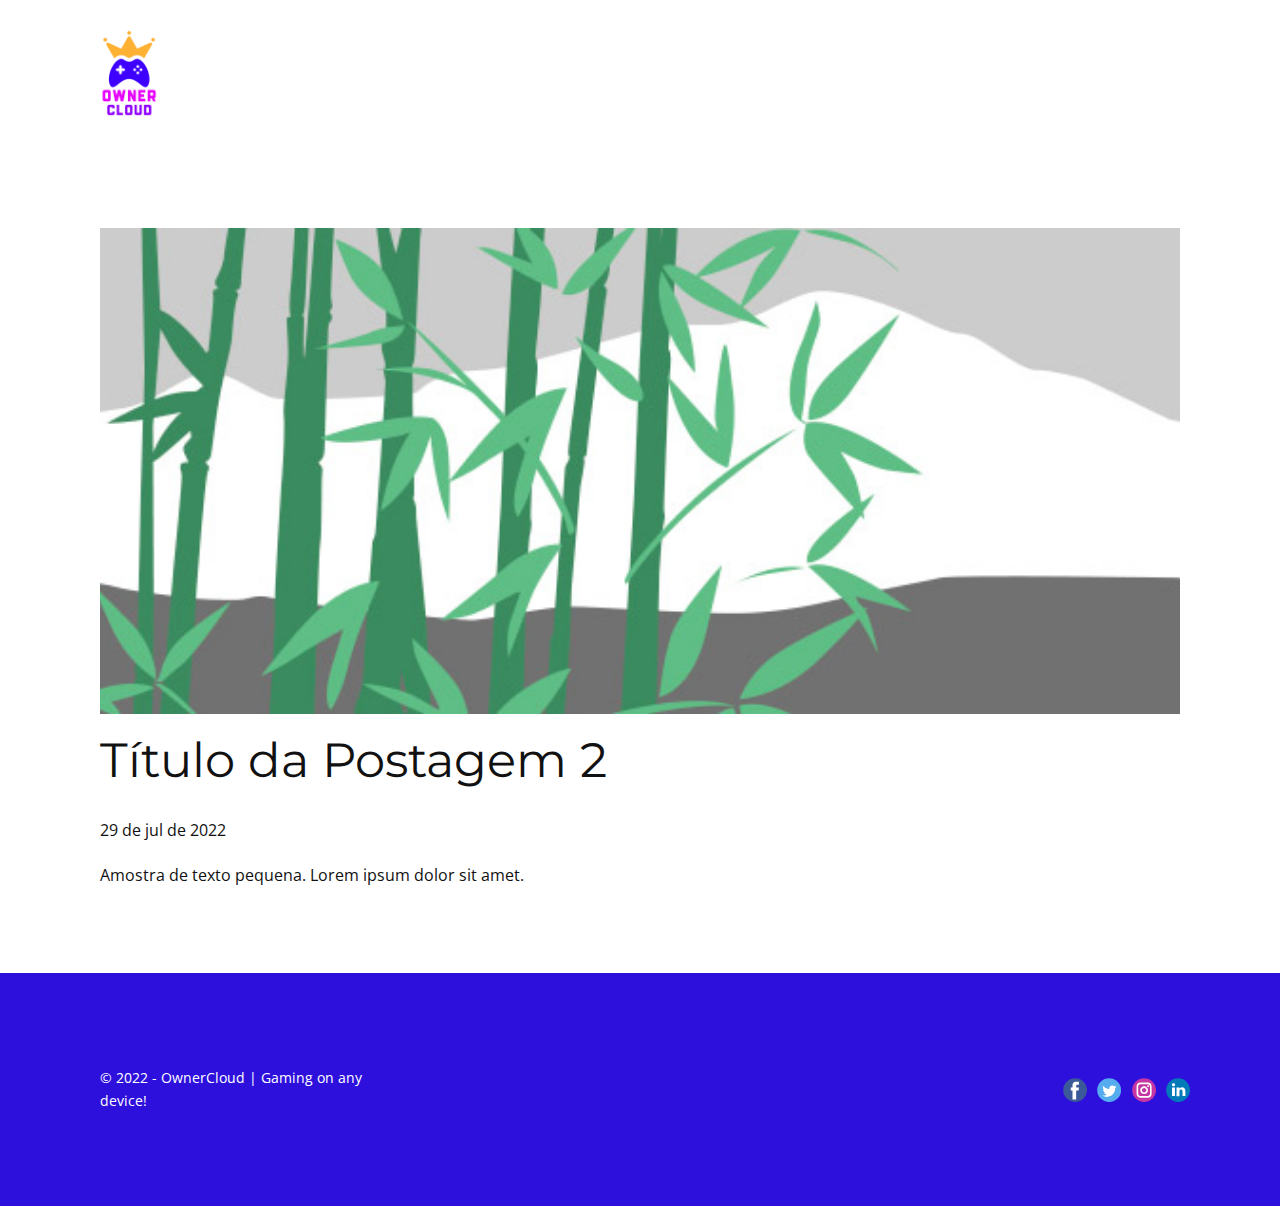
<file: blog/post-1.html>
<!doctype html>
<html style="font-size: 16px;" lang="ena"><head>
    <meta name="viewport" content="width=device-width, initial-scale=1.0">
    <meta charset="utf-8">
    <meta name="keywords" content="Título da Postagem 1">
    <meta name="description" content="">
    <title>Título da Postagem 2</title>
    <link rel="stylesheet" href="../nicepage.css" media="screen">
<link rel="stylesheet" href="../Post-Template.css" media="screen">
    <script class="u-script" type="text/javascript" src="../jquery.js" "="" defer=""></script>
    <script class="u-script" type="text/javascript" src="../nicepage.js" "="" defer=""></script>
    <meta name="generator" content="Nicepage 4.15.8, nicepage.com">
    <link id="u-theme-google-font" rel="stylesheet" href="https://fonts.googleapis.com/css?family=Montserrat:100,100i,200,200i,300,300i,400,400i,500,500i,600,600i,700,700i,800,800i,900,900i|Open+Sans:300,300i,400,400i,500,500i,600,600i,700,700i,800,800i">
    
    
    <script type="application/ld+json">{
		"@context": "http://schema.org",
		"@type": "Organization",
		"name": "OwnerCloud",
		"logo": "images/gaming-logo-creator-featuring-a-controller-icon-415-el13.png",
		"sameAs": []
}</script>
    <meta name="theme-color" content="#2e10dd">
  </head>
  <body class="u-body u-xl-mode" data-lang="ena" data-lang-pt="{&quot;head-title&quot;:&quot;&quot;,&quot;head-keywords&quot;:&quot;Título da Postagem 1&quot;,&quot;head-description&quot;:&quot;&quot;}"><header class="u-clearfix u-header u-header" id="sec-3246"><div class="u-clearfix u-sheet u-sheet-1">
        <a href="../OwnerCloud.html" data-page-id="71424609" class="u-image u-logo u-image-1" data-image-width="4000" data-image-height="4000" title="Página Inicial">
          <img src="../images/gaming-logo-creator-featuring-a-controller-icon-415-el13.png" class="u-logo-image u-logo-image-1" data-lang-pt="">
        </a>
      </div></header>
    <section class="u-align-center u-clearfix u-section-1" id="sec-5310">
      <div class="u-clearfix u-sheet u-valign-middle-md u-valign-middle-sm u-valign-middle-xs u-sheet-1"><!--post_details--><!--post_details_options_json--><!--{"source":""}--><!--/post_details_options_json--><!--blog_post-->
        <div class="u-container-style u-expanded-width u-post-details u-post-details-1">
          <div class="u-container-layout u-valign-middle u-container-layout-1"><!--blog_post_image-->
            <img alt="" class="u-blog-control u-expanded-width u-image u-image-default u-image-1" src="[data-uri]" data-lang-pt=""><!--/blog_post_image--><!--blog_post_header-->
            <h2 class="u-blog-control u-text u-text-1" data-lang-pt="
          <a class=&quot;u-post-header-link&quot; href=&quot;#&quot;>Título da Postagem 1</a>
        ">Título da Postagem 2</h2><!--/blog_post_header--><!--blog_post_metadata-->
            <div class="u-blog-control u-metadata u-metadata-1"><!--blog_post_metadata_date-->
              <span class="u-meta-date u-meta-icon">29 de jul de 2022</span><!--/blog_post_metadata_date--><!--blog_post_metadata_category-->
              <!--/blog_post_metadata_category--><!--blog_post_metadata_comments-->
              <!--/blog_post_metadata_comments-->
            </div><!--/blog_post_metadata--><!--blog_post_content-->
            <div class="u-align-justify u-blog-control u-post-content u-text u-text-2 fr-view">
  Amostra de texto pequena. Lorem ipsum dolor sit amet.
  </div><!--/blog_post_content-->
          </div>
        </div><!--/blog_post--><!--/post_details-->
      </div>
    </section>
    
    
    <footer class="u-clearfix u-footer u-palette-1-base" id="sec-3af3"><div class="u-clearfix u-sheet u-sheet-1">
        <div class="u-clearfix u-expanded-width u-gutter-30 u-layout-wrap u-layout-wrap-1">
          <div class="u-gutter-0 u-layout">
            <div class="u-layout-row">
              <div class="u-align-left u-container-style u-layout-cell u-left-cell u-size-20 u-size-20-md u-layout-cell-1">
                <div class="u-container-layout u-valign-middle u-container-layout-1">
                  <p class="u-small-text u-text u-text-variant u-text-1" data-lang-pt="​© 2022 - OwnerCloud | Gaming on any device!"> © 2022 - OwnerCloud | Gaming on any device!</p>
                </div>
              </div>
              <div class="u-align-left u-container-style u-layout-cell u-size-20 u-size-20-md u-layout-cell-2">
                <div class="u-container-layout u-container-layout-2"></div>
              </div>
              <div class="u-align-right u-container-style u-layout-cell u-right-cell u-size-20 u-size-20-md u-layout-cell-3">
                <div class="u-container-layout u-valign-middle u-container-layout-3">
                  <div class="u-social-icons u-spacing-10 u-social-icons-1">
                    <a class="u-social-url" title="facebook" target="_blank" href=""><span class="u-icon u-social-facebook u-social-icon u-icon-1"><svg class="u-svg-link" preserveAspectRatio="xMidYMin slice" viewBox="0 0 112 112" style=""><use xmlns:xlink="http://www.w3.org/1999/xlink" xlink:href="#svg-00fd"></use></svg><svg class="u-svg-content" viewBox="0 0 112 112" x="0" y="0" id="svg-00fd"><circle fill="currentColor" cx="56.1" cy="56.1" r="55"></circle><path fill="#FFFFFF" d="M73.5,31.6h-9.1c-1.4,0-3.6,0.8-3.6,3.9v8.5h12.6L72,58.3H60.8v40.8H43.9V58.3h-8V43.9h8v-9.2
            c0-6.7,3.1-17,17-17h12.5v13.9H73.5z"></path></svg></span>
                    </a>
                    <a class="u-social-url" title="twitter" target="_blank" href=""><span class="u-icon u-social-icon u-social-twitter u-icon-2"><svg class="u-svg-link" preserveAspectRatio="xMidYMin slice" viewBox="0 0 112 112" style=""><use xmlns:xlink="http://www.w3.org/1999/xlink" xlink:href="#svg-00a9"></use></svg><svg class="u-svg-content" viewBox="0 0 112 112" x="0" y="0" id="svg-00a9"><circle fill="currentColor" class="st0" cx="56.1" cy="56.1" r="55"></circle><path fill="#FFFFFF" d="M83.8,47.3c0,0.6,0,1.2,0,1.7c0,17.7-13.5,38.2-38.2,38.2C38,87.2,31,85,25,81.2c1,0.1,2.1,0.2,3.2,0.2
            c6.3,0,12.1-2.1,16.7-5.7c-5.9-0.1-10.8-4-12.5-9.3c0.8,0.2,1.7,0.2,2.5,0.2c1.2,0,2.4-0.2,3.5-0.5c-6.1-1.2-10.8-6.7-10.8-13.1
            c0-0.1,0-0.1,0-0.2c1.8,1,3.9,1.6,6.1,1.7c-3.6-2.4-6-6.5-6-11.2c0-2.5,0.7-4.8,1.8-6.7c6.6,8.1,16.5,13.5,27.6,14
            c-0.2-1-0.3-2-0.3-3.1c0-7.4,6-13.4,13.4-13.4c3.9,0,7.3,1.6,9.8,4.2c3.1-0.6,5.9-1.7,8.5-3.3c-1,3.1-3.1,5.8-5.9,7.4
            c2.7-0.3,5.3-1,7.7-2.1C88.7,43,86.4,45.4,83.8,47.3z"></path></svg></span>
                    </a>
                    <a class="u-social-url" title="instagram" target="_blank" href=""><span class="u-icon u-social-icon u-social-instagram u-icon-3"><svg class="u-svg-link" preserveAspectRatio="xMidYMin slice" viewBox="0 0 112 112" style=""><use xmlns:xlink="http://www.w3.org/1999/xlink" xlink:href="#svg-b272"></use></svg><svg class="u-svg-content" viewBox="0 0 112 112" x="0" y="0" id="svg-b272"><circle fill="currentColor" cx="56.1" cy="56.1" r="55"></circle><path fill="#FFFFFF" d="M55.9,38.2c-9.9,0-17.9,8-17.9,17.9C38,66,46,74,55.9,74c9.9,0,17.9-8,17.9-17.9C73.8,46.2,65.8,38.2,55.9,38.2
            z M55.9,66.4c-5.7,0-10.3-4.6-10.3-10.3c-0.1-5.7,4.6-10.3,10.3-10.3c5.7,0,10.3,4.6,10.3,10.3C66.2,61.8,61.6,66.4,55.9,66.4z"></path><path fill="#FFFFFF" d="M74.3,33.5c-2.3,0-4.2,1.9-4.2,4.2s1.9,4.2,4.2,4.2s4.2-1.9,4.2-4.2S76.6,33.5,74.3,33.5z"></path><path fill="#FFFFFF" d="M73.1,21.3H38.6c-9.7,0-17.5,7.9-17.5,17.5v34.5c0,9.7,7.9,17.6,17.5,17.6h34.5c9.7,0,17.5-7.9,17.5-17.5V38.8
            C90.6,29.1,82.7,21.3,73.1,21.3z M83,73.3c0,5.5-4.5,9.9-9.9,9.9H38.6c-5.5,0-9.9-4.5-9.9-9.9V38.8c0-5.5,4.5-9.9,9.9-9.9h34.5
            c5.5,0,9.9,4.5,9.9,9.9V73.3z"></path></svg></span>
                    </a>
                    <a class="u-social-url" title="linkedin" target="_blank" href=""><span class="u-icon u-social-icon u-social-linkedin u-icon-4"><svg class="u-svg-link" preserveAspectRatio="xMidYMin slice" viewBox="0 0 112 112" style=""><use xmlns:xlink="http://www.w3.org/1999/xlink" xlink:href="#svg-77a9"></use></svg><svg class="u-svg-content" viewBox="0 0 112 112" x="0" y="0" id="svg-77a9"><circle fill="currentColor" cx="56.1" cy="56.1" r="55"></circle><path fill="#FFFFFF" d="M41.3,83.7H27.9V43.4h13.4V83.7z M34.6,37.9L34.6,37.9c-4.6,0-7.5-3.1-7.5-7c0-4,3-7,7.6-7s7.4,3,7.5,7
            C42.2,34.8,39.2,37.9,34.6,37.9z M89.6,83.7H76.2V62.2c0-5.4-1.9-9.1-6.8-9.1c-3.7,0-5.9,2.5-6.9,4.9c-0.4,0.9-0.4,2.1-0.4,3.3v22.5
            H48.7c0,0,0.2-36.5,0-40.3h13.4v5.7c1.8-2.7,5-6.7,12.1-6.7c8.8,0,15.4,5.8,15.4,18.1V83.7z"></path></svg></span>
                    </a>
                  </div>
                </div>
              </div>
            </div>
          </div>
        </div>
      </div></footer>
  
</body></html>
</file>
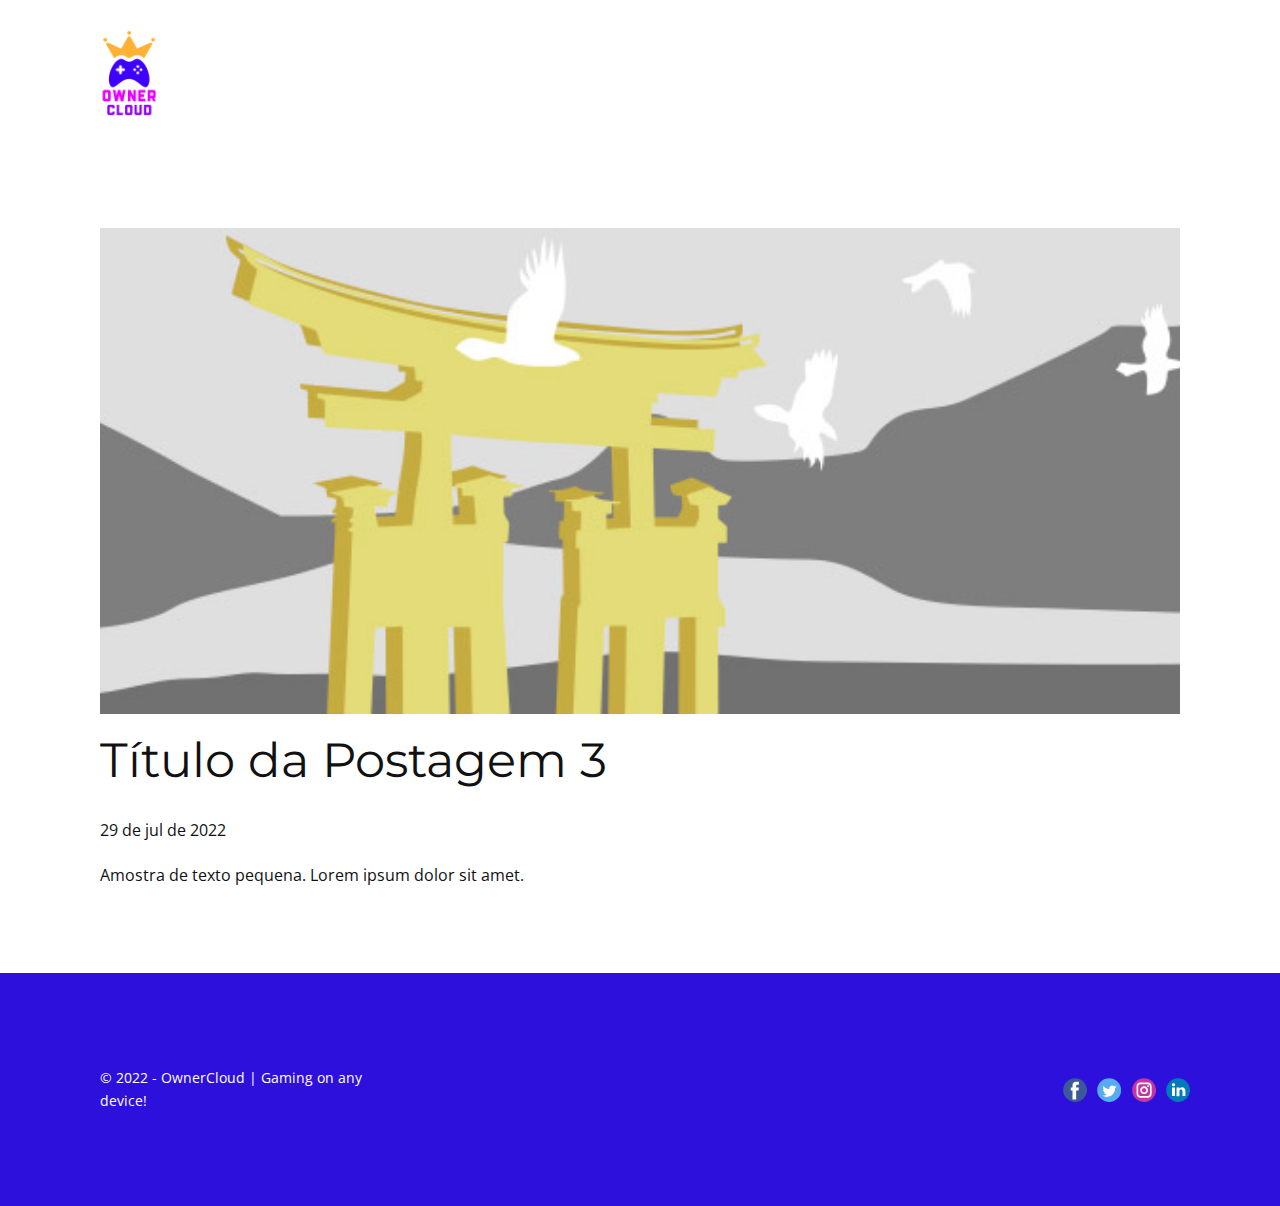
<file: blog/post-2.html>
<!doctype html>
<html style="font-size: 16px;" lang="ena"><head>
    <meta name="viewport" content="width=device-width, initial-scale=1.0">
    <meta charset="utf-8">
    <meta name="keywords" content="Título da Postagem 1">
    <meta name="description" content="">
    <title>Título da Postagem 3</title>
    <link rel="stylesheet" href="../nicepage.css" media="screen">
<link rel="stylesheet" href="../Post-Template.css" media="screen">
    <script class="u-script" type="text/javascript" src="../jquery.js" "="" defer=""></script>
    <script class="u-script" type="text/javascript" src="../nicepage.js" "="" defer=""></script>
    <meta name="generator" content="Nicepage 4.15.8, nicepage.com">
    <link id="u-theme-google-font" rel="stylesheet" href="https://fonts.googleapis.com/css?family=Montserrat:100,100i,200,200i,300,300i,400,400i,500,500i,600,600i,700,700i,800,800i,900,900i|Open+Sans:300,300i,400,400i,500,500i,600,600i,700,700i,800,800i">
    
    
    <script type="application/ld+json">{
		"@context": "http://schema.org",
		"@type": "Organization",
		"name": "OwnerCloud",
		"logo": "images/gaming-logo-creator-featuring-a-controller-icon-415-el13.png",
		"sameAs": []
}</script>
    <meta name="theme-color" content="#2e10dd">
  </head>
  <body class="u-body u-xl-mode" data-lang="ena" data-lang-pt="{&quot;head-title&quot;:&quot;&quot;,&quot;head-keywords&quot;:&quot;Título da Postagem 1&quot;,&quot;head-description&quot;:&quot;&quot;}"><header class="u-clearfix u-header u-header" id="sec-3246"><div class="u-clearfix u-sheet u-sheet-1">
        <a href="../OwnerCloud.html" data-page-id="71424609" class="u-image u-logo u-image-1" data-image-width="4000" data-image-height="4000" title="Página Inicial">
          <img src="../images/gaming-logo-creator-featuring-a-controller-icon-415-el13.png" class="u-logo-image u-logo-image-1" data-lang-pt="">
        </a>
      </div></header>
    <section class="u-align-center u-clearfix u-section-1" id="sec-5310">
      <div class="u-clearfix u-sheet u-valign-middle-md u-valign-middle-sm u-valign-middle-xs u-sheet-1"><!--post_details--><!--post_details_options_json--><!--{"source":""}--><!--/post_details_options_json--><!--blog_post-->
        <div class="u-container-style u-expanded-width u-post-details u-post-details-1">
          <div class="u-container-layout u-valign-middle u-container-layout-1"><!--blog_post_image-->
            <img alt="" class="u-blog-control u-expanded-width u-image u-image-default u-image-1" src="[data-uri]" data-lang-pt=""><!--/blog_post_image--><!--blog_post_header-->
            <h2 class="u-blog-control u-text u-text-1" data-lang-pt="
          <a class=&quot;u-post-header-link&quot; href=&quot;#&quot;>Título da Postagem 1</a>
        ">Título da Postagem 3</h2><!--/blog_post_header--><!--blog_post_metadata-->
            <div class="u-blog-control u-metadata u-metadata-1"><!--blog_post_metadata_date-->
              <span class="u-meta-date u-meta-icon">29 de jul de 2022</span><!--/blog_post_metadata_date--><!--blog_post_metadata_category-->
              <!--/blog_post_metadata_category--><!--blog_post_metadata_comments-->
              <!--/blog_post_metadata_comments-->
            </div><!--/blog_post_metadata--><!--blog_post_content-->
            <div class="u-align-justify u-blog-control u-post-content u-text u-text-2 fr-view">
  Amostra de texto pequena. Lorem ipsum dolor sit amet.
  </div><!--/blog_post_content-->
          </div>
        </div><!--/blog_post--><!--/post_details-->
      </div>
    </section>
    
    
    <footer class="u-clearfix u-footer u-palette-1-base" id="sec-3af3"><div class="u-clearfix u-sheet u-sheet-1">
        <div class="u-clearfix u-expanded-width u-gutter-30 u-layout-wrap u-layout-wrap-1">
          <div class="u-gutter-0 u-layout">
            <div class="u-layout-row">
              <div class="u-align-left u-container-style u-layout-cell u-left-cell u-size-20 u-size-20-md u-layout-cell-1">
                <div class="u-container-layout u-valign-middle u-container-layout-1">
                  <p class="u-small-text u-text u-text-variant u-text-1" data-lang-pt="​© 2022 - OwnerCloud | Gaming on any device!"> © 2022 - OwnerCloud | Gaming on any device!</p>
                </div>
              </div>
              <div class="u-align-left u-container-style u-layout-cell u-size-20 u-size-20-md u-layout-cell-2">
                <div class="u-container-layout u-container-layout-2"></div>
              </div>
              <div class="u-align-right u-container-style u-layout-cell u-right-cell u-size-20 u-size-20-md u-layout-cell-3">
                <div class="u-container-layout u-valign-middle u-container-layout-3">
                  <div class="u-social-icons u-spacing-10 u-social-icons-1">
                    <a class="u-social-url" title="facebook" target="_blank" href=""><span class="u-icon u-social-facebook u-social-icon u-icon-1"><svg class="u-svg-link" preserveAspectRatio="xMidYMin slice" viewBox="0 0 112 112" style=""><use xmlns:xlink="http://www.w3.org/1999/xlink" xlink:href="#svg-00fd"></use></svg><svg class="u-svg-content" viewBox="0 0 112 112" x="0" y="0" id="svg-00fd"><circle fill="currentColor" cx="56.1" cy="56.1" r="55"></circle><path fill="#FFFFFF" d="M73.5,31.6h-9.1c-1.4,0-3.6,0.8-3.6,3.9v8.5h12.6L72,58.3H60.8v40.8H43.9V58.3h-8V43.9h8v-9.2
            c0-6.7,3.1-17,17-17h12.5v13.9H73.5z"></path></svg></span>
                    </a>
                    <a class="u-social-url" title="twitter" target="_blank" href=""><span class="u-icon u-social-icon u-social-twitter u-icon-2"><svg class="u-svg-link" preserveAspectRatio="xMidYMin slice" viewBox="0 0 112 112" style=""><use xmlns:xlink="http://www.w3.org/1999/xlink" xlink:href="#svg-00a9"></use></svg><svg class="u-svg-content" viewBox="0 0 112 112" x="0" y="0" id="svg-00a9"><circle fill="currentColor" class="st0" cx="56.1" cy="56.1" r="55"></circle><path fill="#FFFFFF" d="M83.8,47.3c0,0.6,0,1.2,0,1.7c0,17.7-13.5,38.2-38.2,38.2C38,87.2,31,85,25,81.2c1,0.1,2.1,0.2,3.2,0.2
            c6.3,0,12.1-2.1,16.7-5.7c-5.9-0.1-10.8-4-12.5-9.3c0.8,0.2,1.7,0.2,2.5,0.2c1.2,0,2.4-0.2,3.5-0.5c-6.1-1.2-10.8-6.7-10.8-13.1
            c0-0.1,0-0.1,0-0.2c1.8,1,3.9,1.6,6.1,1.7c-3.6-2.4-6-6.5-6-11.2c0-2.5,0.7-4.8,1.8-6.7c6.6,8.1,16.5,13.5,27.6,14
            c-0.2-1-0.3-2-0.3-3.1c0-7.4,6-13.4,13.4-13.4c3.9,0,7.3,1.6,9.8,4.2c3.1-0.6,5.9-1.7,8.5-3.3c-1,3.1-3.1,5.8-5.9,7.4
            c2.7-0.3,5.3-1,7.7-2.1C88.7,43,86.4,45.4,83.8,47.3z"></path></svg></span>
                    </a>
                    <a class="u-social-url" title="instagram" target="_blank" href=""><span class="u-icon u-social-icon u-social-instagram u-icon-3"><svg class="u-svg-link" preserveAspectRatio="xMidYMin slice" viewBox="0 0 112 112" style=""><use xmlns:xlink="http://www.w3.org/1999/xlink" xlink:href="#svg-b272"></use></svg><svg class="u-svg-content" viewBox="0 0 112 112" x="0" y="0" id="svg-b272"><circle fill="currentColor" cx="56.1" cy="56.1" r="55"></circle><path fill="#FFFFFF" d="M55.9,38.2c-9.9,0-17.9,8-17.9,17.9C38,66,46,74,55.9,74c9.9,0,17.9-8,17.9-17.9C73.8,46.2,65.8,38.2,55.9,38.2
            z M55.9,66.4c-5.7,0-10.3-4.6-10.3-10.3c-0.1-5.7,4.6-10.3,10.3-10.3c5.7,0,10.3,4.6,10.3,10.3C66.2,61.8,61.6,66.4,55.9,66.4z"></path><path fill="#FFFFFF" d="M74.3,33.5c-2.3,0-4.2,1.9-4.2,4.2s1.9,4.2,4.2,4.2s4.2-1.9,4.2-4.2S76.6,33.5,74.3,33.5z"></path><path fill="#FFFFFF" d="M73.1,21.3H38.6c-9.7,0-17.5,7.9-17.5,17.5v34.5c0,9.7,7.9,17.6,17.5,17.6h34.5c9.7,0,17.5-7.9,17.5-17.5V38.8
            C90.6,29.1,82.7,21.3,73.1,21.3z M83,73.3c0,5.5-4.5,9.9-9.9,9.9H38.6c-5.5,0-9.9-4.5-9.9-9.9V38.8c0-5.5,4.5-9.9,9.9-9.9h34.5
            c5.5,0,9.9,4.5,9.9,9.9V73.3z"></path></svg></span>
                    </a>
                    <a class="u-social-url" title="linkedin" target="_blank" href=""><span class="u-icon u-social-icon u-social-linkedin u-icon-4"><svg class="u-svg-link" preserveAspectRatio="xMidYMin slice" viewBox="0 0 112 112" style=""><use xmlns:xlink="http://www.w3.org/1999/xlink" xlink:href="#svg-77a9"></use></svg><svg class="u-svg-content" viewBox="0 0 112 112" x="0" y="0" id="svg-77a9"><circle fill="currentColor" cx="56.1" cy="56.1" r="55"></circle><path fill="#FFFFFF" d="M41.3,83.7H27.9V43.4h13.4V83.7z M34.6,37.9L34.6,37.9c-4.6,0-7.5-3.1-7.5-7c0-4,3-7,7.6-7s7.4,3,7.5,7
            C42.2,34.8,39.2,37.9,34.6,37.9z M89.6,83.7H76.2V62.2c0-5.4-1.9-9.1-6.8-9.1c-3.7,0-5.9,2.5-6.9,4.9c-0.4,0.9-0.4,2.1-0.4,3.3v22.5
            H48.7c0,0,0.2-36.5,0-40.3h13.4v5.7c1.8-2.7,5-6.7,12.1-6.7c8.8,0,15.4,5.8,15.4,18.1V83.7z"></path></svg></span>
                    </a>
                  </div>
                </div>
              </div>
            </div>
          </div>
        </div>
      </div></footer>
  
</body></html>
</file>
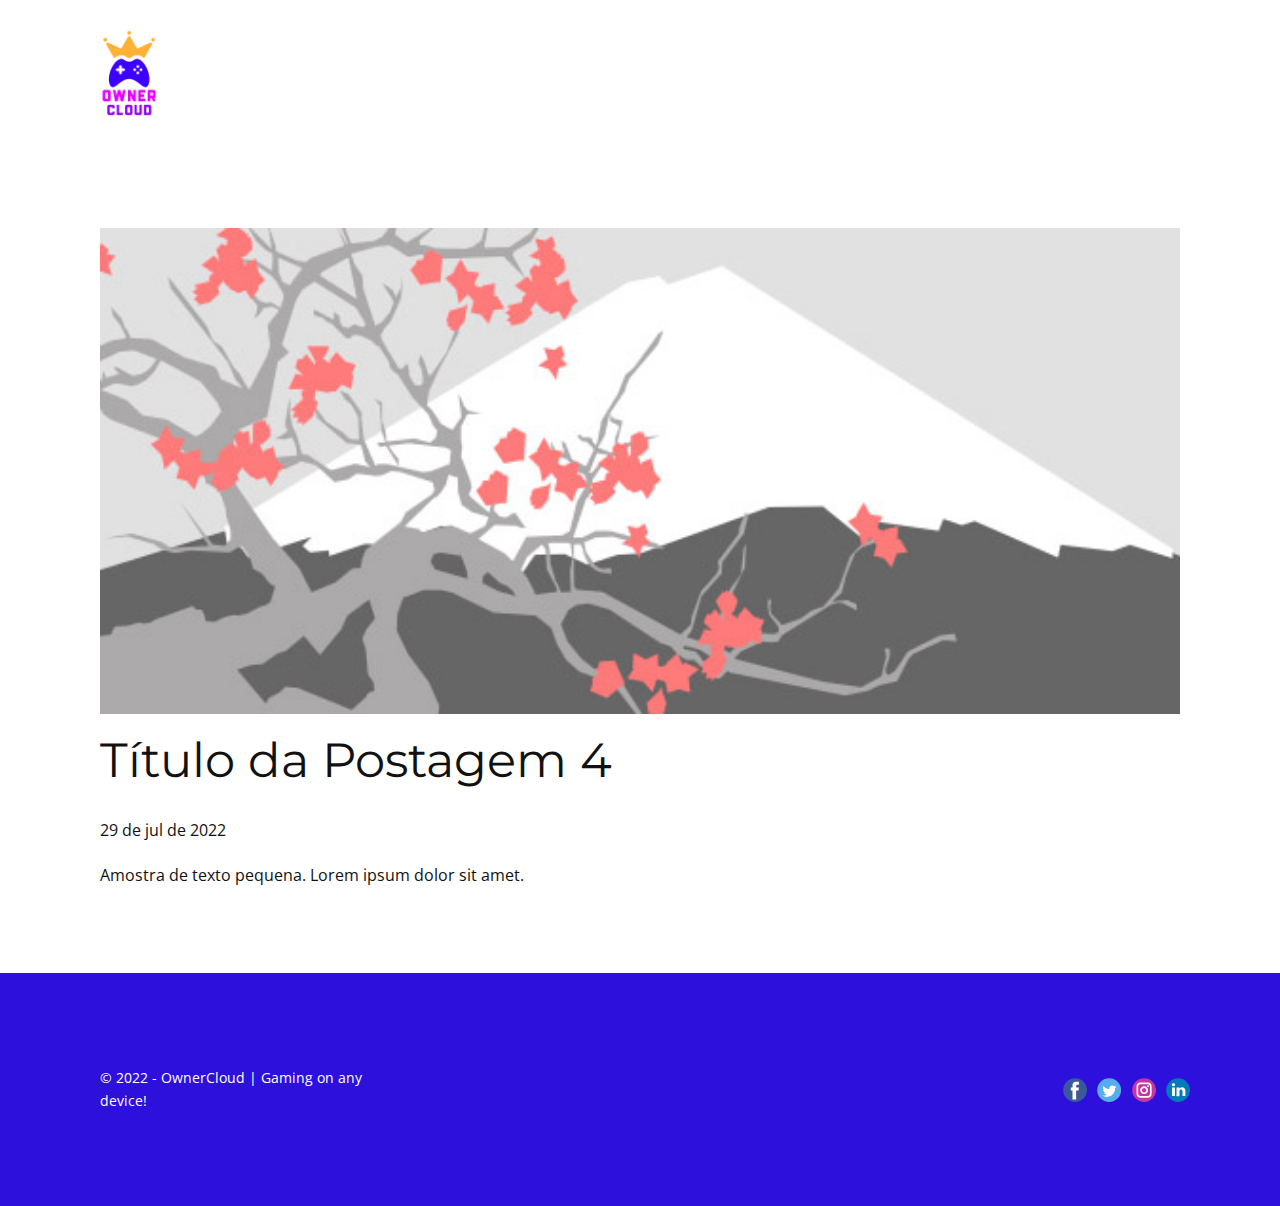
<file: blog/post-3.html>
<!doctype html>
<html style="font-size: 16px;" lang="ena"><head>
    <meta name="viewport" content="width=device-width, initial-scale=1.0">
    <meta charset="utf-8">
    <meta name="keywords" content="Título da Postagem 1">
    <meta name="description" content="">
    <title>Título da Postagem 4</title>
    <link rel="stylesheet" href="../nicepage.css" media="screen">
<link rel="stylesheet" href="../Post-Template.css" media="screen">
    <script class="u-script" type="text/javascript" src="../jquery.js" "="" defer=""></script>
    <script class="u-script" type="text/javascript" src="../nicepage.js" "="" defer=""></script>
    <meta name="generator" content="Nicepage 4.15.8, nicepage.com">
    <link id="u-theme-google-font" rel="stylesheet" href="https://fonts.googleapis.com/css?family=Montserrat:100,100i,200,200i,300,300i,400,400i,500,500i,600,600i,700,700i,800,800i,900,900i|Open+Sans:300,300i,400,400i,500,500i,600,600i,700,700i,800,800i">
    
    
    <script type="application/ld+json">{
		"@context": "http://schema.org",
		"@type": "Organization",
		"name": "OwnerCloud",
		"logo": "images/gaming-logo-creator-featuring-a-controller-icon-415-el13.png",
		"sameAs": []
}</script>
    <meta name="theme-color" content="#2e10dd">
  </head>
  <body class="u-body u-xl-mode" data-lang="ena" data-lang-pt="{&quot;head-title&quot;:&quot;&quot;,&quot;head-keywords&quot;:&quot;Título da Postagem 1&quot;,&quot;head-description&quot;:&quot;&quot;}"><header class="u-clearfix u-header u-header" id="sec-3246"><div class="u-clearfix u-sheet u-sheet-1">
        <a href="../OwnerCloud.html" data-page-id="71424609" class="u-image u-logo u-image-1" data-image-width="4000" data-image-height="4000" title="Página Inicial">
          <img src="../images/gaming-logo-creator-featuring-a-controller-icon-415-el13.png" class="u-logo-image u-logo-image-1" data-lang-pt="">
        </a>
      </div></header>
    <section class="u-align-center u-clearfix u-section-1" id="sec-5310">
      <div class="u-clearfix u-sheet u-valign-middle-md u-valign-middle-sm u-valign-middle-xs u-sheet-1"><!--post_details--><!--post_details_options_json--><!--{"source":""}--><!--/post_details_options_json--><!--blog_post-->
        <div class="u-container-style u-expanded-width u-post-details u-post-details-1">
          <div class="u-container-layout u-valign-middle u-container-layout-1"><!--blog_post_image-->
            <img alt="" class="u-blog-control u-expanded-width u-image u-image-default u-image-1" src="[data-uri]" data-lang-pt=""><!--/blog_post_image--><!--blog_post_header-->
            <h2 class="u-blog-control u-text u-text-1" data-lang-pt="
          <a class=&quot;u-post-header-link&quot; href=&quot;#&quot;>Título da Postagem 1</a>
        ">Título da Postagem 4</h2><!--/blog_post_header--><!--blog_post_metadata-->
            <div class="u-blog-control u-metadata u-metadata-1"><!--blog_post_metadata_date-->
              <span class="u-meta-date u-meta-icon">29 de jul de 2022</span><!--/blog_post_metadata_date--><!--blog_post_metadata_category-->
              <!--/blog_post_metadata_category--><!--blog_post_metadata_comments-->
              <!--/blog_post_metadata_comments-->
            </div><!--/blog_post_metadata--><!--blog_post_content-->
            <div class="u-align-justify u-blog-control u-post-content u-text u-text-2 fr-view">
  Amostra de texto pequena. Lorem ipsum dolor sit amet.
  </div><!--/blog_post_content-->
          </div>
        </div><!--/blog_post--><!--/post_details-->
      </div>
    </section>
    
    
    <footer class="u-clearfix u-footer u-palette-1-base" id="sec-3af3"><div class="u-clearfix u-sheet u-sheet-1">
        <div class="u-clearfix u-expanded-width u-gutter-30 u-layout-wrap u-layout-wrap-1">
          <div class="u-gutter-0 u-layout">
            <div class="u-layout-row">
              <div class="u-align-left u-container-style u-layout-cell u-left-cell u-size-20 u-size-20-md u-layout-cell-1">
                <div class="u-container-layout u-valign-middle u-container-layout-1">
                  <p class="u-small-text u-text u-text-variant u-text-1" data-lang-pt="​© 2022 - OwnerCloud | Gaming on any device!"> © 2022 - OwnerCloud | Gaming on any device!</p>
                </div>
              </div>
              <div class="u-align-left u-container-style u-layout-cell u-size-20 u-size-20-md u-layout-cell-2">
                <div class="u-container-layout u-container-layout-2"></div>
              </div>
              <div class="u-align-right u-container-style u-layout-cell u-right-cell u-size-20 u-size-20-md u-layout-cell-3">
                <div class="u-container-layout u-valign-middle u-container-layout-3">
                  <div class="u-social-icons u-spacing-10 u-social-icons-1">
                    <a class="u-social-url" title="facebook" target="_blank" href=""><span class="u-icon u-social-facebook u-social-icon u-icon-1"><svg class="u-svg-link" preserveAspectRatio="xMidYMin slice" viewBox="0 0 112 112" style=""><use xmlns:xlink="http://www.w3.org/1999/xlink" xlink:href="#svg-00fd"></use></svg><svg class="u-svg-content" viewBox="0 0 112 112" x="0" y="0" id="svg-00fd"><circle fill="currentColor" cx="56.1" cy="56.1" r="55"></circle><path fill="#FFFFFF" d="M73.5,31.6h-9.1c-1.4,0-3.6,0.8-3.6,3.9v8.5h12.6L72,58.3H60.8v40.8H43.9V58.3h-8V43.9h8v-9.2
            c0-6.7,3.1-17,17-17h12.5v13.9H73.5z"></path></svg></span>
                    </a>
                    <a class="u-social-url" title="twitter" target="_blank" href=""><span class="u-icon u-social-icon u-social-twitter u-icon-2"><svg class="u-svg-link" preserveAspectRatio="xMidYMin slice" viewBox="0 0 112 112" style=""><use xmlns:xlink="http://www.w3.org/1999/xlink" xlink:href="#svg-00a9"></use></svg><svg class="u-svg-content" viewBox="0 0 112 112" x="0" y="0" id="svg-00a9"><circle fill="currentColor" class="st0" cx="56.1" cy="56.1" r="55"></circle><path fill="#FFFFFF" d="M83.8,47.3c0,0.6,0,1.2,0,1.7c0,17.7-13.5,38.2-38.2,38.2C38,87.2,31,85,25,81.2c1,0.1,2.1,0.2,3.2,0.2
            c6.3,0,12.1-2.1,16.7-5.7c-5.9-0.1-10.8-4-12.5-9.3c0.8,0.2,1.7,0.2,2.5,0.2c1.2,0,2.4-0.2,3.5-0.5c-6.1-1.2-10.8-6.7-10.8-13.1
            c0-0.1,0-0.1,0-0.2c1.8,1,3.9,1.6,6.1,1.7c-3.6-2.4-6-6.5-6-11.2c0-2.5,0.7-4.8,1.8-6.7c6.6,8.1,16.5,13.5,27.6,14
            c-0.2-1-0.3-2-0.3-3.1c0-7.4,6-13.4,13.4-13.4c3.9,0,7.3,1.6,9.8,4.2c3.1-0.6,5.9-1.7,8.5-3.3c-1,3.1-3.1,5.8-5.9,7.4
            c2.7-0.3,5.3-1,7.7-2.1C88.7,43,86.4,45.4,83.8,47.3z"></path></svg></span>
                    </a>
                    <a class="u-social-url" title="instagram" target="_blank" href=""><span class="u-icon u-social-icon u-social-instagram u-icon-3"><svg class="u-svg-link" preserveAspectRatio="xMidYMin slice" viewBox="0 0 112 112" style=""><use xmlns:xlink="http://www.w3.org/1999/xlink" xlink:href="#svg-b272"></use></svg><svg class="u-svg-content" viewBox="0 0 112 112" x="0" y="0" id="svg-b272"><circle fill="currentColor" cx="56.1" cy="56.1" r="55"></circle><path fill="#FFFFFF" d="M55.9,38.2c-9.9,0-17.9,8-17.9,17.9C38,66,46,74,55.9,74c9.9,0,17.9-8,17.9-17.9C73.8,46.2,65.8,38.2,55.9,38.2
            z M55.9,66.4c-5.7,0-10.3-4.6-10.3-10.3c-0.1-5.7,4.6-10.3,10.3-10.3c5.7,0,10.3,4.6,10.3,10.3C66.2,61.8,61.6,66.4,55.9,66.4z"></path><path fill="#FFFFFF" d="M74.3,33.5c-2.3,0-4.2,1.9-4.2,4.2s1.9,4.2,4.2,4.2s4.2-1.9,4.2-4.2S76.6,33.5,74.3,33.5z"></path><path fill="#FFFFFF" d="M73.1,21.3H38.6c-9.7,0-17.5,7.9-17.5,17.5v34.5c0,9.7,7.9,17.6,17.5,17.6h34.5c9.7,0,17.5-7.9,17.5-17.5V38.8
            C90.6,29.1,82.7,21.3,73.1,21.3z M83,73.3c0,5.5-4.5,9.9-9.9,9.9H38.6c-5.5,0-9.9-4.5-9.9-9.9V38.8c0-5.5,4.5-9.9,9.9-9.9h34.5
            c5.5,0,9.9,4.5,9.9,9.9V73.3z"></path></svg></span>
                    </a>
                    <a class="u-social-url" title="linkedin" target="_blank" href=""><span class="u-icon u-social-icon u-social-linkedin u-icon-4"><svg class="u-svg-link" preserveAspectRatio="xMidYMin slice" viewBox="0 0 112 112" style=""><use xmlns:xlink="http://www.w3.org/1999/xlink" xlink:href="#svg-77a9"></use></svg><svg class="u-svg-content" viewBox="0 0 112 112" x="0" y="0" id="svg-77a9"><circle fill="currentColor" cx="56.1" cy="56.1" r="55"></circle><path fill="#FFFFFF" d="M41.3,83.7H27.9V43.4h13.4V83.7z M34.6,37.9L34.6,37.9c-4.6,0-7.5-3.1-7.5-7c0-4,3-7,7.6-7s7.4,3,7.5,7
            C42.2,34.8,39.2,37.9,34.6,37.9z M89.6,83.7H76.2V62.2c0-5.4-1.9-9.1-6.8-9.1c-3.7,0-5.9,2.5-6.9,4.9c-0.4,0.9-0.4,2.1-0.4,3.3v22.5
            H48.7c0,0,0.2-36.5,0-40.3h13.4v5.7c1.8-2.7,5-6.7,12.1-6.7c8.8,0,15.4,5.8,15.4,18.1V83.7z"></path></svg></span>
                    </a>
                  </div>
                </div>
              </div>
            </div>
          </div>
        </div>
      </div></footer>
  
</body></html>
</file>
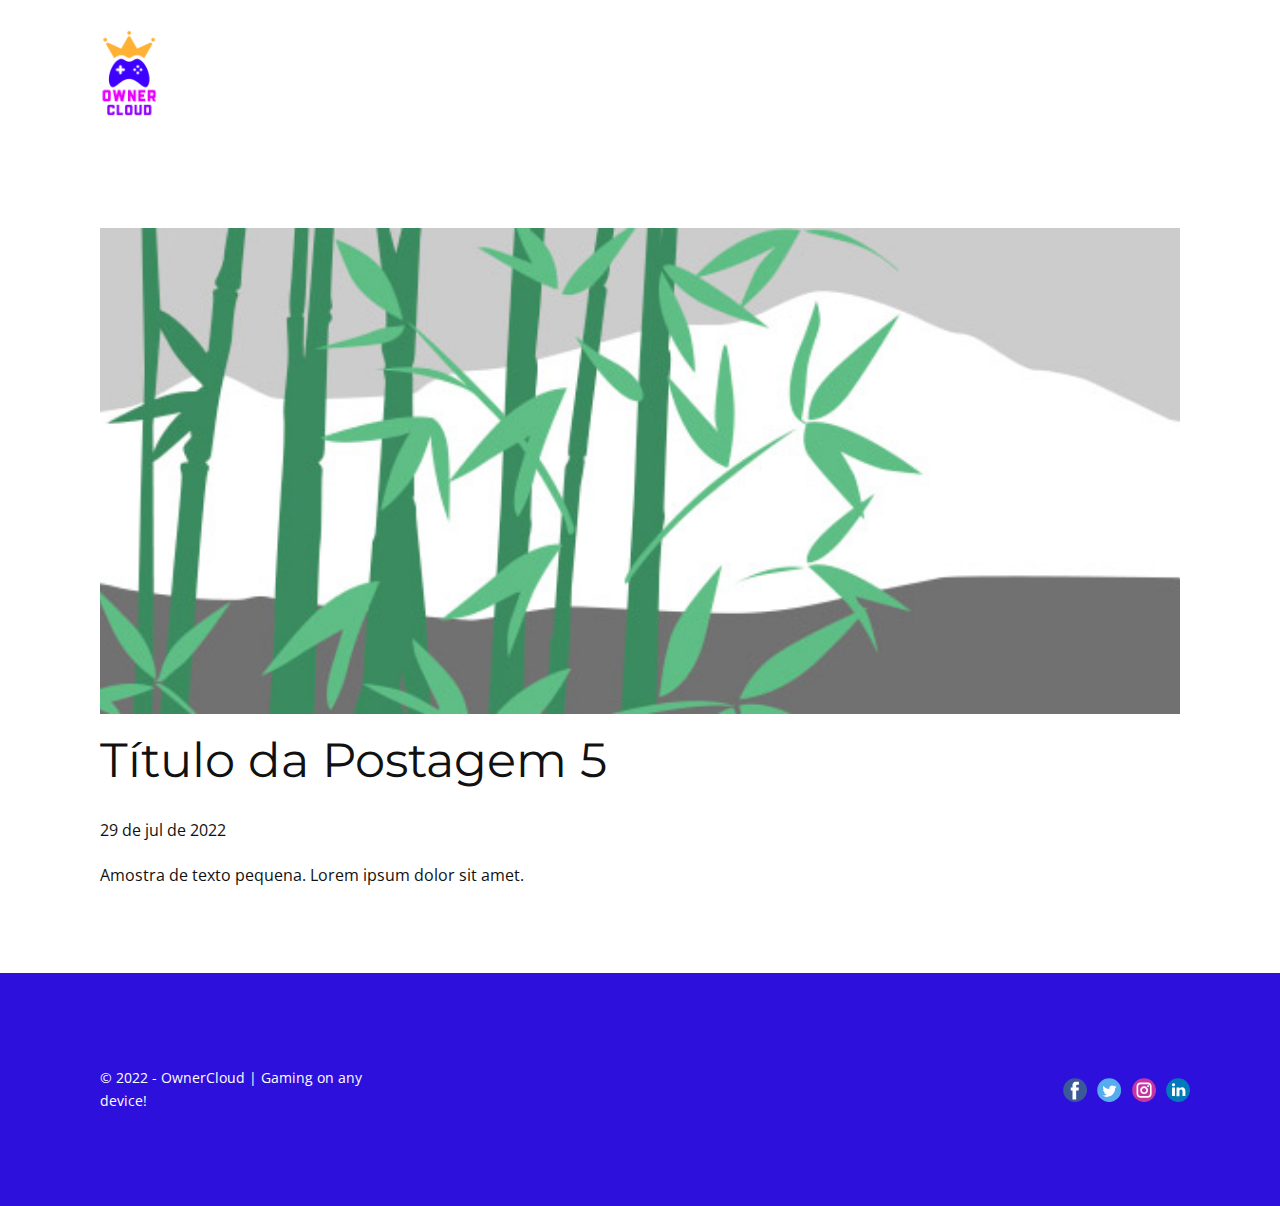
<file: blog/post-4.html>
<!doctype html>
<html style="font-size: 16px;" lang="ena"><head>
    <meta name="viewport" content="width=device-width, initial-scale=1.0">
    <meta charset="utf-8">
    <meta name="keywords" content="Título da Postagem 1">
    <meta name="description" content="">
    <title>Título da Postagem 5</title>
    <link rel="stylesheet" href="../nicepage.css" media="screen">
<link rel="stylesheet" href="../Post-Template.css" media="screen">
    <script class="u-script" type="text/javascript" src="../jquery.js" "="" defer=""></script>
    <script class="u-script" type="text/javascript" src="../nicepage.js" "="" defer=""></script>
    <meta name="generator" content="Nicepage 4.15.8, nicepage.com">
    <link id="u-theme-google-font" rel="stylesheet" href="https://fonts.googleapis.com/css?family=Montserrat:100,100i,200,200i,300,300i,400,400i,500,500i,600,600i,700,700i,800,800i,900,900i|Open+Sans:300,300i,400,400i,500,500i,600,600i,700,700i,800,800i">
    
    
    <script type="application/ld+json">{
		"@context": "http://schema.org",
		"@type": "Organization",
		"name": "OwnerCloud",
		"logo": "images/gaming-logo-creator-featuring-a-controller-icon-415-el13.png",
		"sameAs": []
}</script>
    <meta name="theme-color" content="#2e10dd">
  </head>
  <body class="u-body u-xl-mode" data-lang="ena" data-lang-pt="{&quot;head-title&quot;:&quot;&quot;,&quot;head-keywords&quot;:&quot;Título da Postagem 1&quot;,&quot;head-description&quot;:&quot;&quot;}"><header class="u-clearfix u-header u-header" id="sec-3246"><div class="u-clearfix u-sheet u-sheet-1">
        <a href="../OwnerCloud.html" data-page-id="71424609" class="u-image u-logo u-image-1" data-image-width="4000" data-image-height="4000" title="Página Inicial">
          <img src="../images/gaming-logo-creator-featuring-a-controller-icon-415-el13.png" class="u-logo-image u-logo-image-1" data-lang-pt="">
        </a>
      </div></header>
    <section class="u-align-center u-clearfix u-section-1" id="sec-5310">
      <div class="u-clearfix u-sheet u-valign-middle-md u-valign-middle-sm u-valign-middle-xs u-sheet-1"><!--post_details--><!--post_details_options_json--><!--{"source":""}--><!--/post_details_options_json--><!--blog_post-->
        <div class="u-container-style u-expanded-width u-post-details u-post-details-1">
          <div class="u-container-layout u-valign-middle u-container-layout-1"><!--blog_post_image-->
            <img alt="" class="u-blog-control u-expanded-width u-image u-image-default u-image-1" src="[data-uri]" data-lang-pt=""><!--/blog_post_image--><!--blog_post_header-->
            <h2 class="u-blog-control u-text u-text-1" data-lang-pt="
          <a class=&quot;u-post-header-link&quot; href=&quot;#&quot;>Título da Postagem 1</a>
        ">Título da Postagem 5</h2><!--/blog_post_header--><!--blog_post_metadata-->
            <div class="u-blog-control u-metadata u-metadata-1"><!--blog_post_metadata_date-->
              <span class="u-meta-date u-meta-icon">29 de jul de 2022</span><!--/blog_post_metadata_date--><!--blog_post_metadata_category-->
              <!--/blog_post_metadata_category--><!--blog_post_metadata_comments-->
              <!--/blog_post_metadata_comments-->
            </div><!--/blog_post_metadata--><!--blog_post_content-->
            <div class="u-align-justify u-blog-control u-post-content u-text u-text-2 fr-view">
  Amostra de texto pequena. Lorem ipsum dolor sit amet.
  </div><!--/blog_post_content-->
          </div>
        </div><!--/blog_post--><!--/post_details-->
      </div>
    </section>
    
    
    <footer class="u-clearfix u-footer u-palette-1-base" id="sec-3af3"><div class="u-clearfix u-sheet u-sheet-1">
        <div class="u-clearfix u-expanded-width u-gutter-30 u-layout-wrap u-layout-wrap-1">
          <div class="u-gutter-0 u-layout">
            <div class="u-layout-row">
              <div class="u-align-left u-container-style u-layout-cell u-left-cell u-size-20 u-size-20-md u-layout-cell-1">
                <div class="u-container-layout u-valign-middle u-container-layout-1">
                  <p class="u-small-text u-text u-text-variant u-text-1" data-lang-pt="​© 2022 - OwnerCloud | Gaming on any device!"> © 2022 - OwnerCloud | Gaming on any device!</p>
                </div>
              </div>
              <div class="u-align-left u-container-style u-layout-cell u-size-20 u-size-20-md u-layout-cell-2">
                <div class="u-container-layout u-container-layout-2"></div>
              </div>
              <div class="u-align-right u-container-style u-layout-cell u-right-cell u-size-20 u-size-20-md u-layout-cell-3">
                <div class="u-container-layout u-valign-middle u-container-layout-3">
                  <div class="u-social-icons u-spacing-10 u-social-icons-1">
                    <a class="u-social-url" title="facebook" target="_blank" href=""><span class="u-icon u-social-facebook u-social-icon u-icon-1"><svg class="u-svg-link" preserveAspectRatio="xMidYMin slice" viewBox="0 0 112 112" style=""><use xmlns:xlink="http://www.w3.org/1999/xlink" xlink:href="#svg-00fd"></use></svg><svg class="u-svg-content" viewBox="0 0 112 112" x="0" y="0" id="svg-00fd"><circle fill="currentColor" cx="56.1" cy="56.1" r="55"></circle><path fill="#FFFFFF" d="M73.5,31.6h-9.1c-1.4,0-3.6,0.8-3.6,3.9v8.5h12.6L72,58.3H60.8v40.8H43.9V58.3h-8V43.9h8v-9.2
            c0-6.7,3.1-17,17-17h12.5v13.9H73.5z"></path></svg></span>
                    </a>
                    <a class="u-social-url" title="twitter" target="_blank" href=""><span class="u-icon u-social-icon u-social-twitter u-icon-2"><svg class="u-svg-link" preserveAspectRatio="xMidYMin slice" viewBox="0 0 112 112" style=""><use xmlns:xlink="http://www.w3.org/1999/xlink" xlink:href="#svg-00a9"></use></svg><svg class="u-svg-content" viewBox="0 0 112 112" x="0" y="0" id="svg-00a9"><circle fill="currentColor" class="st0" cx="56.1" cy="56.1" r="55"></circle><path fill="#FFFFFF" d="M83.8,47.3c0,0.6,0,1.2,0,1.7c0,17.7-13.5,38.2-38.2,38.2C38,87.2,31,85,25,81.2c1,0.1,2.1,0.2,3.2,0.2
            c6.3,0,12.1-2.1,16.7-5.7c-5.9-0.1-10.8-4-12.5-9.3c0.8,0.2,1.7,0.2,2.5,0.2c1.2,0,2.4-0.2,3.5-0.5c-6.1-1.2-10.8-6.7-10.8-13.1
            c0-0.1,0-0.1,0-0.2c1.8,1,3.9,1.6,6.1,1.7c-3.6-2.4-6-6.5-6-11.2c0-2.5,0.7-4.8,1.8-6.7c6.6,8.1,16.5,13.5,27.6,14
            c-0.2-1-0.3-2-0.3-3.1c0-7.4,6-13.4,13.4-13.4c3.9,0,7.3,1.6,9.8,4.2c3.1-0.6,5.9-1.7,8.5-3.3c-1,3.1-3.1,5.8-5.9,7.4
            c2.7-0.3,5.3-1,7.7-2.1C88.7,43,86.4,45.4,83.8,47.3z"></path></svg></span>
                    </a>
                    <a class="u-social-url" title="instagram" target="_blank" href=""><span class="u-icon u-social-icon u-social-instagram u-icon-3"><svg class="u-svg-link" preserveAspectRatio="xMidYMin slice" viewBox="0 0 112 112" style=""><use xmlns:xlink="http://www.w3.org/1999/xlink" xlink:href="#svg-b272"></use></svg><svg class="u-svg-content" viewBox="0 0 112 112" x="0" y="0" id="svg-b272"><circle fill="currentColor" cx="56.1" cy="56.1" r="55"></circle><path fill="#FFFFFF" d="M55.9,38.2c-9.9,0-17.9,8-17.9,17.9C38,66,46,74,55.9,74c9.9,0,17.9-8,17.9-17.9C73.8,46.2,65.8,38.2,55.9,38.2
            z M55.9,66.4c-5.7,0-10.3-4.6-10.3-10.3c-0.1-5.7,4.6-10.3,10.3-10.3c5.7,0,10.3,4.6,10.3,10.3C66.2,61.8,61.6,66.4,55.9,66.4z"></path><path fill="#FFFFFF" d="M74.3,33.5c-2.3,0-4.2,1.9-4.2,4.2s1.9,4.2,4.2,4.2s4.2-1.9,4.2-4.2S76.6,33.5,74.3,33.5z"></path><path fill="#FFFFFF" d="M73.1,21.3H38.6c-9.7,0-17.5,7.9-17.5,17.5v34.5c0,9.7,7.9,17.6,17.5,17.6h34.5c9.7,0,17.5-7.9,17.5-17.5V38.8
            C90.6,29.1,82.7,21.3,73.1,21.3z M83,73.3c0,5.5-4.5,9.9-9.9,9.9H38.6c-5.5,0-9.9-4.5-9.9-9.9V38.8c0-5.5,4.5-9.9,9.9-9.9h34.5
            c5.5,0,9.9,4.5,9.9,9.9V73.3z"></path></svg></span>
                    </a>
                    <a class="u-social-url" title="linkedin" target="_blank" href=""><span class="u-icon u-social-icon u-social-linkedin u-icon-4"><svg class="u-svg-link" preserveAspectRatio="xMidYMin slice" viewBox="0 0 112 112" style=""><use xmlns:xlink="http://www.w3.org/1999/xlink" xlink:href="#svg-77a9"></use></svg><svg class="u-svg-content" viewBox="0 0 112 112" x="0" y="0" id="svg-77a9"><circle fill="currentColor" cx="56.1" cy="56.1" r="55"></circle><path fill="#FFFFFF" d="M41.3,83.7H27.9V43.4h13.4V83.7z M34.6,37.9L34.6,37.9c-4.6,0-7.5-3.1-7.5-7c0-4,3-7,7.6-7s7.4,3,7.5,7
            C42.2,34.8,39.2,37.9,34.6,37.9z M89.6,83.7H76.2V62.2c0-5.4-1.9-9.1-6.8-9.1c-3.7,0-5.9,2.5-6.9,4.9c-0.4,0.9-0.4,2.1-0.4,3.3v22.5
            H48.7c0,0,0.2-36.5,0-40.3h13.4v5.7c1.8-2.7,5-6.7,12.1-6.7c8.8,0,15.4,5.8,15.4,18.1V83.7z"></path></svg></span>
                    </a>
                  </div>
                </div>
              </div>
            </div>
          </div>
        </div>
      </div></footer>
  
</body></html>
</file>
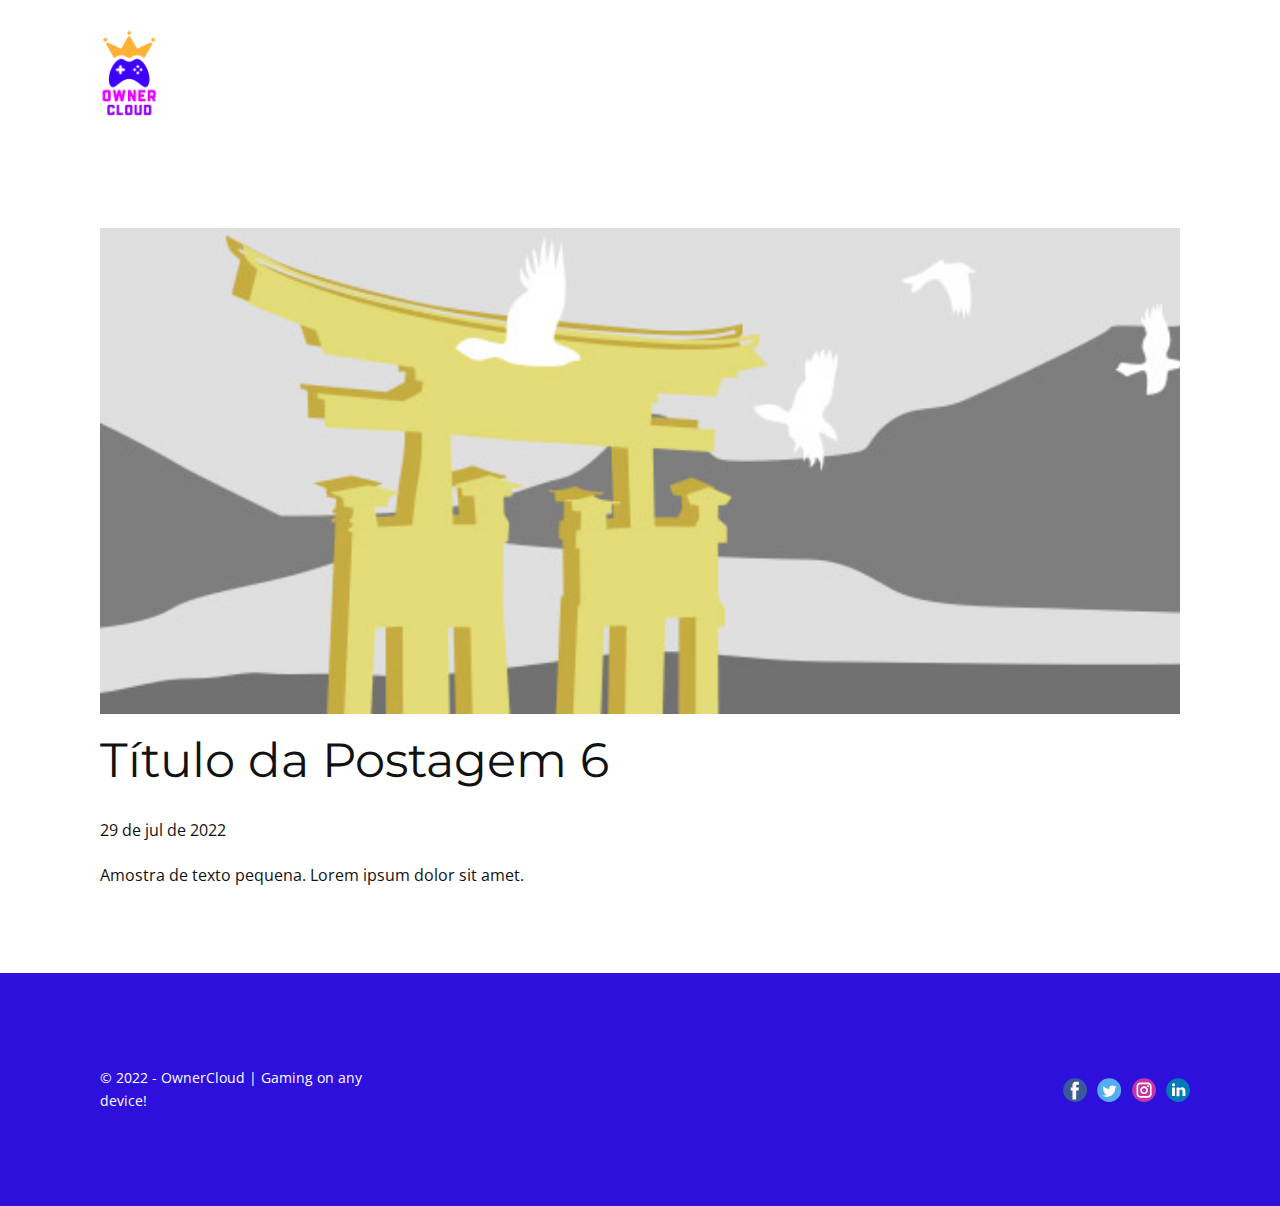
<file: blog/post-5.html>
<!doctype html>
<html style="font-size: 16px;" lang="ena"><head>
    <meta name="viewport" content="width=device-width, initial-scale=1.0">
    <meta charset="utf-8">
    <meta name="keywords" content="Título da Postagem 1">
    <meta name="description" content="">
    <title>Título da Postagem 6</title>
    <link rel="stylesheet" href="../nicepage.css" media="screen">
<link rel="stylesheet" href="../Post-Template.css" media="screen">
    <script class="u-script" type="text/javascript" src="../jquery.js" "="" defer=""></script>
    <script class="u-script" type="text/javascript" src="../nicepage.js" "="" defer=""></script>
    <meta name="generator" content="Nicepage 4.15.8, nicepage.com">
    <link id="u-theme-google-font" rel="stylesheet" href="https://fonts.googleapis.com/css?family=Montserrat:100,100i,200,200i,300,300i,400,400i,500,500i,600,600i,700,700i,800,800i,900,900i|Open+Sans:300,300i,400,400i,500,500i,600,600i,700,700i,800,800i">
    
    
    <script type="application/ld+json">{
		"@context": "http://schema.org",
		"@type": "Organization",
		"name": "OwnerCloud",
		"logo": "images/gaming-logo-creator-featuring-a-controller-icon-415-el13.png",
		"sameAs": []
}</script>
    <meta name="theme-color" content="#2e10dd">
  </head>
  <body class="u-body u-xl-mode" data-lang="ena" data-lang-pt="{&quot;head-title&quot;:&quot;&quot;,&quot;head-keywords&quot;:&quot;Título da Postagem 1&quot;,&quot;head-description&quot;:&quot;&quot;}"><header class="u-clearfix u-header u-header" id="sec-3246"><div class="u-clearfix u-sheet u-sheet-1">
        <a href="../OwnerCloud.html" data-page-id="71424609" class="u-image u-logo u-image-1" data-image-width="4000" data-image-height="4000" title="Página Inicial">
          <img src="../images/gaming-logo-creator-featuring-a-controller-icon-415-el13.png" class="u-logo-image u-logo-image-1" data-lang-pt="">
        </a>
      </div></header>
    <section class="u-align-center u-clearfix u-section-1" id="sec-5310">
      <div class="u-clearfix u-sheet u-valign-middle-md u-valign-middle-sm u-valign-middle-xs u-sheet-1"><!--post_details--><!--post_details_options_json--><!--{"source":""}--><!--/post_details_options_json--><!--blog_post-->
        <div class="u-container-style u-expanded-width u-post-details u-post-details-1">
          <div class="u-container-layout u-valign-middle u-container-layout-1"><!--blog_post_image-->
            <img alt="" class="u-blog-control u-expanded-width u-image u-image-default u-image-1" src="[data-uri]" data-lang-pt=""><!--/blog_post_image--><!--blog_post_header-->
            <h2 class="u-blog-control u-text u-text-1" data-lang-pt="
          <a class=&quot;u-post-header-link&quot; href=&quot;#&quot;>Título da Postagem 1</a>
        ">Título da Postagem 6</h2><!--/blog_post_header--><!--blog_post_metadata-->
            <div class="u-blog-control u-metadata u-metadata-1"><!--blog_post_metadata_date-->
              <span class="u-meta-date u-meta-icon">29 de jul de 2022</span><!--/blog_post_metadata_date--><!--blog_post_metadata_category-->
              <!--/blog_post_metadata_category--><!--blog_post_metadata_comments-->
              <!--/blog_post_metadata_comments-->
            </div><!--/blog_post_metadata--><!--blog_post_content-->
            <div class="u-align-justify u-blog-control u-post-content u-text u-text-2 fr-view">
  Amostra de texto pequena. Lorem ipsum dolor sit amet.
  </div><!--/blog_post_content-->
          </div>
        </div><!--/blog_post--><!--/post_details-->
      </div>
    </section>
    
    
    <footer class="u-clearfix u-footer u-palette-1-base" id="sec-3af3"><div class="u-clearfix u-sheet u-sheet-1">
        <div class="u-clearfix u-expanded-width u-gutter-30 u-layout-wrap u-layout-wrap-1">
          <div class="u-gutter-0 u-layout">
            <div class="u-layout-row">
              <div class="u-align-left u-container-style u-layout-cell u-left-cell u-size-20 u-size-20-md u-layout-cell-1">
                <div class="u-container-layout u-valign-middle u-container-layout-1">
                  <p class="u-small-text u-text u-text-variant u-text-1" data-lang-pt="​© 2022 - OwnerCloud | Gaming on any device!"> © 2022 - OwnerCloud | Gaming on any device!</p>
                </div>
              </div>
              <div class="u-align-left u-container-style u-layout-cell u-size-20 u-size-20-md u-layout-cell-2">
                <div class="u-container-layout u-container-layout-2"></div>
              </div>
              <div class="u-align-right u-container-style u-layout-cell u-right-cell u-size-20 u-size-20-md u-layout-cell-3">
                <div class="u-container-layout u-valign-middle u-container-layout-3">
                  <div class="u-social-icons u-spacing-10 u-social-icons-1">
                    <a class="u-social-url" title="facebook" target="_blank" href=""><span class="u-icon u-social-facebook u-social-icon u-icon-1"><svg class="u-svg-link" preserveAspectRatio="xMidYMin slice" viewBox="0 0 112 112" style=""><use xmlns:xlink="http://www.w3.org/1999/xlink" xlink:href="#svg-00fd"></use></svg><svg class="u-svg-content" viewBox="0 0 112 112" x="0" y="0" id="svg-00fd"><circle fill="currentColor" cx="56.1" cy="56.1" r="55"></circle><path fill="#FFFFFF" d="M73.5,31.6h-9.1c-1.4,0-3.6,0.8-3.6,3.9v8.5h12.6L72,58.3H60.8v40.8H43.9V58.3h-8V43.9h8v-9.2
            c0-6.7,3.1-17,17-17h12.5v13.9H73.5z"></path></svg></span>
                    </a>
                    <a class="u-social-url" title="twitter" target="_blank" href=""><span class="u-icon u-social-icon u-social-twitter u-icon-2"><svg class="u-svg-link" preserveAspectRatio="xMidYMin slice" viewBox="0 0 112 112" style=""><use xmlns:xlink="http://www.w3.org/1999/xlink" xlink:href="#svg-00a9"></use></svg><svg class="u-svg-content" viewBox="0 0 112 112" x="0" y="0" id="svg-00a9"><circle fill="currentColor" class="st0" cx="56.1" cy="56.1" r="55"></circle><path fill="#FFFFFF" d="M83.8,47.3c0,0.6,0,1.2,0,1.7c0,17.7-13.5,38.2-38.2,38.2C38,87.2,31,85,25,81.2c1,0.1,2.1,0.2,3.2,0.2
            c6.3,0,12.1-2.1,16.7-5.7c-5.9-0.1-10.8-4-12.5-9.3c0.8,0.2,1.7,0.2,2.5,0.2c1.2,0,2.4-0.2,3.5-0.5c-6.1-1.2-10.8-6.7-10.8-13.1
            c0-0.1,0-0.1,0-0.2c1.8,1,3.9,1.6,6.1,1.7c-3.6-2.4-6-6.5-6-11.2c0-2.5,0.7-4.8,1.8-6.7c6.6,8.1,16.5,13.5,27.6,14
            c-0.2-1-0.3-2-0.3-3.1c0-7.4,6-13.4,13.4-13.4c3.9,0,7.3,1.6,9.8,4.2c3.1-0.6,5.9-1.7,8.5-3.3c-1,3.1-3.1,5.8-5.9,7.4
            c2.7-0.3,5.3-1,7.7-2.1C88.7,43,86.4,45.4,83.8,47.3z"></path></svg></span>
                    </a>
                    <a class="u-social-url" title="instagram" target="_blank" href=""><span class="u-icon u-social-icon u-social-instagram u-icon-3"><svg class="u-svg-link" preserveAspectRatio="xMidYMin slice" viewBox="0 0 112 112" style=""><use xmlns:xlink="http://www.w3.org/1999/xlink" xlink:href="#svg-b272"></use></svg><svg class="u-svg-content" viewBox="0 0 112 112" x="0" y="0" id="svg-b272"><circle fill="currentColor" cx="56.1" cy="56.1" r="55"></circle><path fill="#FFFFFF" d="M55.9,38.2c-9.9,0-17.9,8-17.9,17.9C38,66,46,74,55.9,74c9.9,0,17.9-8,17.9-17.9C73.8,46.2,65.8,38.2,55.9,38.2
            z M55.9,66.4c-5.7,0-10.3-4.6-10.3-10.3c-0.1-5.7,4.6-10.3,10.3-10.3c5.7,0,10.3,4.6,10.3,10.3C66.2,61.8,61.6,66.4,55.9,66.4z"></path><path fill="#FFFFFF" d="M74.3,33.5c-2.3,0-4.2,1.9-4.2,4.2s1.9,4.2,4.2,4.2s4.2-1.9,4.2-4.2S76.6,33.5,74.3,33.5z"></path><path fill="#FFFFFF" d="M73.1,21.3H38.6c-9.7,0-17.5,7.9-17.5,17.5v34.5c0,9.7,7.9,17.6,17.5,17.6h34.5c9.7,0,17.5-7.9,17.5-17.5V38.8
            C90.6,29.1,82.7,21.3,73.1,21.3z M83,73.3c0,5.5-4.5,9.9-9.9,9.9H38.6c-5.5,0-9.9-4.5-9.9-9.9V38.8c0-5.5,4.5-9.9,9.9-9.9h34.5
            c5.5,0,9.9,4.5,9.9,9.9V73.3z"></path></svg></span>
                    </a>
                    <a class="u-social-url" title="linkedin" target="_blank" href=""><span class="u-icon u-social-icon u-social-linkedin u-icon-4"><svg class="u-svg-link" preserveAspectRatio="xMidYMin slice" viewBox="0 0 112 112" style=""><use xmlns:xlink="http://www.w3.org/1999/xlink" xlink:href="#svg-77a9"></use></svg><svg class="u-svg-content" viewBox="0 0 112 112" x="0" y="0" id="svg-77a9"><circle fill="currentColor" cx="56.1" cy="56.1" r="55"></circle><path fill="#FFFFFF" d="M41.3,83.7H27.9V43.4h13.4V83.7z M34.6,37.9L34.6,37.9c-4.6,0-7.5-3.1-7.5-7c0-4,3-7,7.6-7s7.4,3,7.5,7
            C42.2,34.8,39.2,37.9,34.6,37.9z M89.6,83.7H76.2V62.2c0-5.4-1.9-9.1-6.8-9.1c-3.7,0-5.9,2.5-6.9,4.9c-0.4,0.9-0.4,2.1-0.4,3.3v22.5
            H48.7c0,0,0.2-36.5,0-40.3h13.4v5.7c1.8-2.7,5-6.7,12.1-6.7c8.8,0,15.4,5.8,15.4,18.1V83.7z"></path></svg></span>
                    </a>
                  </div>
                </div>
              </div>
            </div>
          </div>
        </div>
      </div></footer>
  
</body></html>
</file>
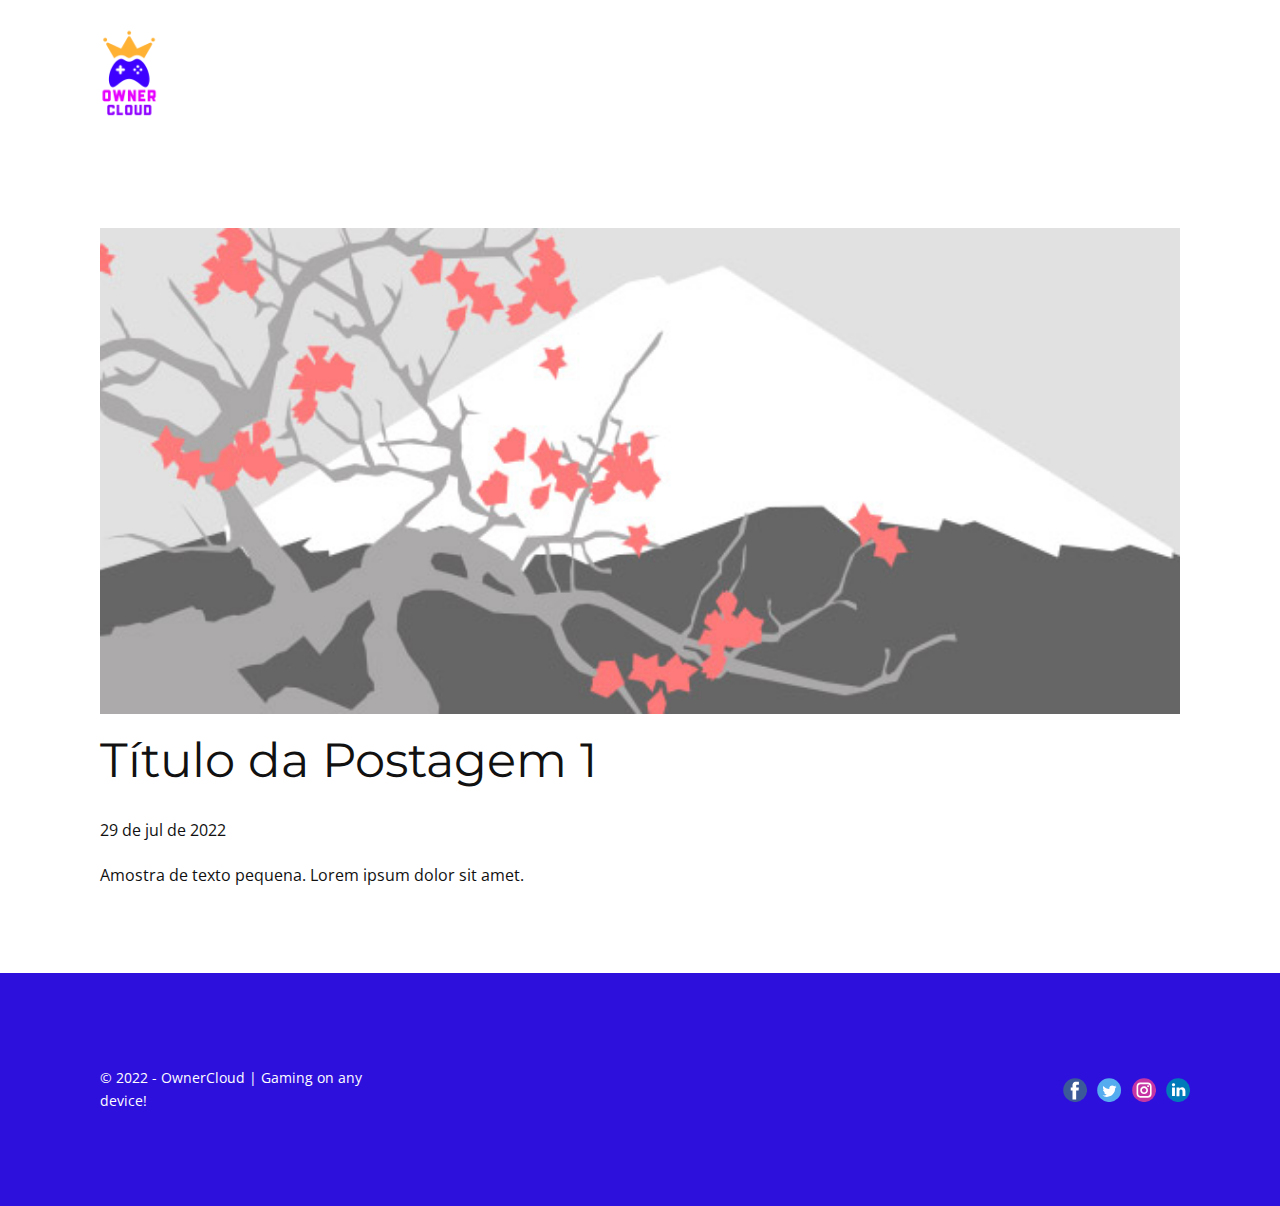
<file: blog/post.html>
<!doctype html>
<html style="font-size: 16px;" lang="ena"><head>
    <meta name="viewport" content="width=device-width, initial-scale=1.0">
    <meta charset="utf-8">
    <meta name="keywords" content="Título da Postagem 1">
    <meta name="description" content="">
    <title>Título da Postagem 1</title>
    <link rel="stylesheet" href="../nicepage.css" media="screen">
<link rel="stylesheet" href="../Post-Template.css" media="screen">
    <script class="u-script" type="text/javascript" src="../jquery.js" "="" defer=""></script>
    <script class="u-script" type="text/javascript" src="../nicepage.js" "="" defer=""></script>
    <meta name="generator" content="Nicepage 4.15.8, nicepage.com">
    <link id="u-theme-google-font" rel="stylesheet" href="https://fonts.googleapis.com/css?family=Montserrat:100,100i,200,200i,300,300i,400,400i,500,500i,600,600i,700,700i,800,800i,900,900i|Open+Sans:300,300i,400,400i,500,500i,600,600i,700,700i,800,800i">
    
    
    <script type="application/ld+json">{
		"@context": "http://schema.org",
		"@type": "Organization",
		"name": "OwnerCloud",
		"logo": "images/gaming-logo-creator-featuring-a-controller-icon-415-el13.png",
		"sameAs": []
}</script>
    <meta name="theme-color" content="#2e10dd">
  </head>
  <body class="u-body u-xl-mode" data-lang="ena" data-lang-pt="{&quot;head-title&quot;:&quot;&quot;,&quot;head-keywords&quot;:&quot;Título da Postagem 1&quot;,&quot;head-description&quot;:&quot;&quot;}"><header class="u-clearfix u-header u-header" id="sec-3246"><div class="u-clearfix u-sheet u-sheet-1">
        <a href="../OwnerCloud.html" data-page-id="71424609" class="u-image u-logo u-image-1" data-image-width="4000" data-image-height="4000" title="Página Inicial">
          <img src="../images/gaming-logo-creator-featuring-a-controller-icon-415-el13.png" class="u-logo-image u-logo-image-1" data-lang-pt="">
        </a>
      </div></header>
    <section class="u-align-center u-clearfix u-section-1" id="sec-5310">
      <div class="u-clearfix u-sheet u-valign-middle-md u-valign-middle-sm u-valign-middle-xs u-sheet-1"><!--post_details--><!--post_details_options_json--><!--{"source":""}--><!--/post_details_options_json--><!--blog_post-->
        <div class="u-container-style u-expanded-width u-post-details u-post-details-1">
          <div class="u-container-layout u-valign-middle u-container-layout-1"><!--blog_post_image-->
            <img alt="" class="u-blog-control u-expanded-width u-image u-image-default u-image-1" src="[data-uri]" data-lang-pt=""><!--/blog_post_image--><!--blog_post_header-->
            <h2 class="u-blog-control u-text u-text-1" data-lang-pt="
          <a class=&quot;u-post-header-link&quot; href=&quot;#&quot;>Título da Postagem 1</a>
        ">Título da Postagem 1</h2><!--/blog_post_header--><!--blog_post_metadata-->
            <div class="u-blog-control u-metadata u-metadata-1"><!--blog_post_metadata_date-->
              <span class="u-meta-date u-meta-icon">29 de jul de 2022</span><!--/blog_post_metadata_date--><!--blog_post_metadata_category-->
              <!--/blog_post_metadata_category--><!--blog_post_metadata_comments-->
              <!--/blog_post_metadata_comments-->
            </div><!--/blog_post_metadata--><!--blog_post_content-->
            <div class="u-align-justify u-blog-control u-post-content u-text u-text-2 fr-view">
  Amostra de texto pequena. Lorem ipsum dolor sit amet.
  </div><!--/blog_post_content-->
          </div>
        </div><!--/blog_post--><!--/post_details-->
      </div>
    </section>
    
    
    <footer class="u-clearfix u-footer u-palette-1-base" id="sec-3af3"><div class="u-clearfix u-sheet u-sheet-1">
        <div class="u-clearfix u-expanded-width u-gutter-30 u-layout-wrap u-layout-wrap-1">
          <div class="u-gutter-0 u-layout">
            <div class="u-layout-row">
              <div class="u-align-left u-container-style u-layout-cell u-left-cell u-size-20 u-size-20-md u-layout-cell-1">
                <div class="u-container-layout u-valign-middle u-container-layout-1">
                  <p class="u-small-text u-text u-text-variant u-text-1" data-lang-pt="​© 2022 - OwnerCloud | Gaming on any device!"> © 2022 - OwnerCloud | Gaming on any device!</p>
                </div>
              </div>
              <div class="u-align-left u-container-style u-layout-cell u-size-20 u-size-20-md u-layout-cell-2">
                <div class="u-container-layout u-container-layout-2"></div>
              </div>
              <div class="u-align-right u-container-style u-layout-cell u-right-cell u-size-20 u-size-20-md u-layout-cell-3">
                <div class="u-container-layout u-valign-middle u-container-layout-3">
                  <div class="u-social-icons u-spacing-10 u-social-icons-1">
                    <a class="u-social-url" title="facebook" target="_blank" href=""><span class="u-icon u-social-facebook u-social-icon u-icon-1"><svg class="u-svg-link" preserveAspectRatio="xMidYMin slice" viewBox="0 0 112 112" style=""><use xmlns:xlink="http://www.w3.org/1999/xlink" xlink:href="#svg-00fd"></use></svg><svg class="u-svg-content" viewBox="0 0 112 112" x="0" y="0" id="svg-00fd"><circle fill="currentColor" cx="56.1" cy="56.1" r="55"></circle><path fill="#FFFFFF" d="M73.5,31.6h-9.1c-1.4,0-3.6,0.8-3.6,3.9v8.5h12.6L72,58.3H60.8v40.8H43.9V58.3h-8V43.9h8v-9.2
            c0-6.7,3.1-17,17-17h12.5v13.9H73.5z"></path></svg></span>
                    </a>
                    <a class="u-social-url" title="twitter" target="_blank" href=""><span class="u-icon u-social-icon u-social-twitter u-icon-2"><svg class="u-svg-link" preserveAspectRatio="xMidYMin slice" viewBox="0 0 112 112" style=""><use xmlns:xlink="http://www.w3.org/1999/xlink" xlink:href="#svg-00a9"></use></svg><svg class="u-svg-content" viewBox="0 0 112 112" x="0" y="0" id="svg-00a9"><circle fill="currentColor" class="st0" cx="56.1" cy="56.1" r="55"></circle><path fill="#FFFFFF" d="M83.8,47.3c0,0.6,0,1.2,0,1.7c0,17.7-13.5,38.2-38.2,38.2C38,87.2,31,85,25,81.2c1,0.1,2.1,0.2,3.2,0.2
            c6.3,0,12.1-2.1,16.7-5.7c-5.9-0.1-10.8-4-12.5-9.3c0.8,0.2,1.7,0.2,2.5,0.2c1.2,0,2.4-0.2,3.5-0.5c-6.1-1.2-10.8-6.7-10.8-13.1
            c0-0.1,0-0.1,0-0.2c1.8,1,3.9,1.6,6.1,1.7c-3.6-2.4-6-6.5-6-11.2c0-2.5,0.7-4.8,1.8-6.7c6.6,8.1,16.5,13.5,27.6,14
            c-0.2-1-0.3-2-0.3-3.1c0-7.4,6-13.4,13.4-13.4c3.9,0,7.3,1.6,9.8,4.2c3.1-0.6,5.9-1.7,8.5-3.3c-1,3.1-3.1,5.8-5.9,7.4
            c2.7-0.3,5.3-1,7.7-2.1C88.7,43,86.4,45.4,83.8,47.3z"></path></svg></span>
                    </a>
                    <a class="u-social-url" title="instagram" target="_blank" href=""><span class="u-icon u-social-icon u-social-instagram u-icon-3"><svg class="u-svg-link" preserveAspectRatio="xMidYMin slice" viewBox="0 0 112 112" style=""><use xmlns:xlink="http://www.w3.org/1999/xlink" xlink:href="#svg-b272"></use></svg><svg class="u-svg-content" viewBox="0 0 112 112" x="0" y="0" id="svg-b272"><circle fill="currentColor" cx="56.1" cy="56.1" r="55"></circle><path fill="#FFFFFF" d="M55.9,38.2c-9.9,0-17.9,8-17.9,17.9C38,66,46,74,55.9,74c9.9,0,17.9-8,17.9-17.9C73.8,46.2,65.8,38.2,55.9,38.2
            z M55.9,66.4c-5.7,0-10.3-4.6-10.3-10.3c-0.1-5.7,4.6-10.3,10.3-10.3c5.7,0,10.3,4.6,10.3,10.3C66.2,61.8,61.6,66.4,55.9,66.4z"></path><path fill="#FFFFFF" d="M74.3,33.5c-2.3,0-4.2,1.9-4.2,4.2s1.9,4.2,4.2,4.2s4.2-1.9,4.2-4.2S76.6,33.5,74.3,33.5z"></path><path fill="#FFFFFF" d="M73.1,21.3H38.6c-9.7,0-17.5,7.9-17.5,17.5v34.5c0,9.7,7.9,17.6,17.5,17.6h34.5c9.7,0,17.5-7.9,17.5-17.5V38.8
            C90.6,29.1,82.7,21.3,73.1,21.3z M83,73.3c0,5.5-4.5,9.9-9.9,9.9H38.6c-5.5,0-9.9-4.5-9.9-9.9V38.8c0-5.5,4.5-9.9,9.9-9.9h34.5
            c5.5,0,9.9,4.5,9.9,9.9V73.3z"></path></svg></span>
                    </a>
                    <a class="u-social-url" title="linkedin" target="_blank" href=""><span class="u-icon u-social-icon u-social-linkedin u-icon-4"><svg class="u-svg-link" preserveAspectRatio="xMidYMin slice" viewBox="0 0 112 112" style=""><use xmlns:xlink="http://www.w3.org/1999/xlink" xlink:href="#svg-77a9"></use></svg><svg class="u-svg-content" viewBox="0 0 112 112" x="0" y="0" id="svg-77a9"><circle fill="currentColor" cx="56.1" cy="56.1" r="55"></circle><path fill="#FFFFFF" d="M41.3,83.7H27.9V43.4h13.4V83.7z M34.6,37.9L34.6,37.9c-4.6,0-7.5-3.1-7.5-7c0-4,3-7,7.6-7s7.4,3,7.5,7
            C42.2,34.8,39.2,37.9,34.6,37.9z M89.6,83.7H76.2V62.2c0-5.4-1.9-9.1-6.8-9.1c-3.7,0-5.9,2.5-6.9,4.9c-0.4,0.9-0.4,2.1-0.4,3.3v22.5
            H48.7c0,0,0.2-36.5,0-40.3h13.4v5.7c1.8-2.7,5-6.7,12.1-6.7c8.8,0,15.4,5.8,15.4,18.1V83.7z"></path></svg></span>
                    </a>
                  </div>
                </div>
              </div>
            </div>
          </div>
        </div>
      </div></footer>
  
</body></html>
</file>
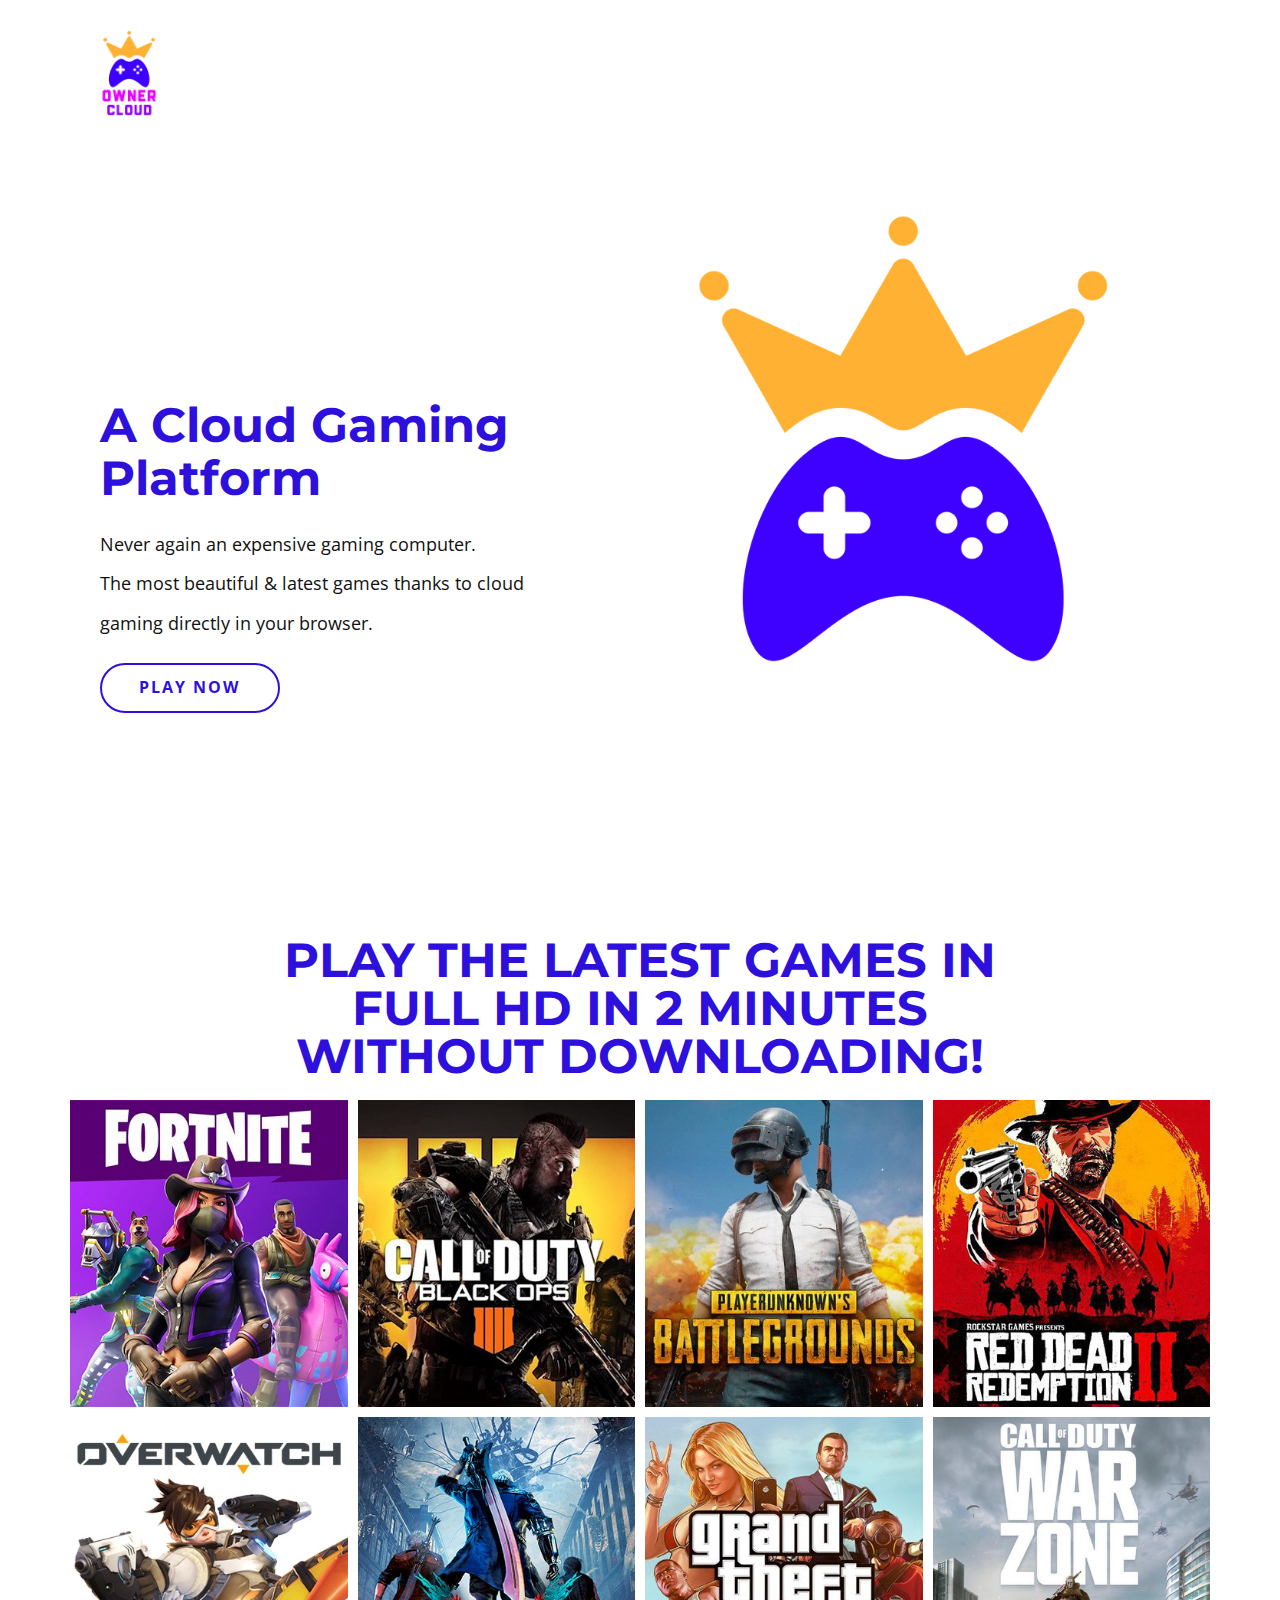
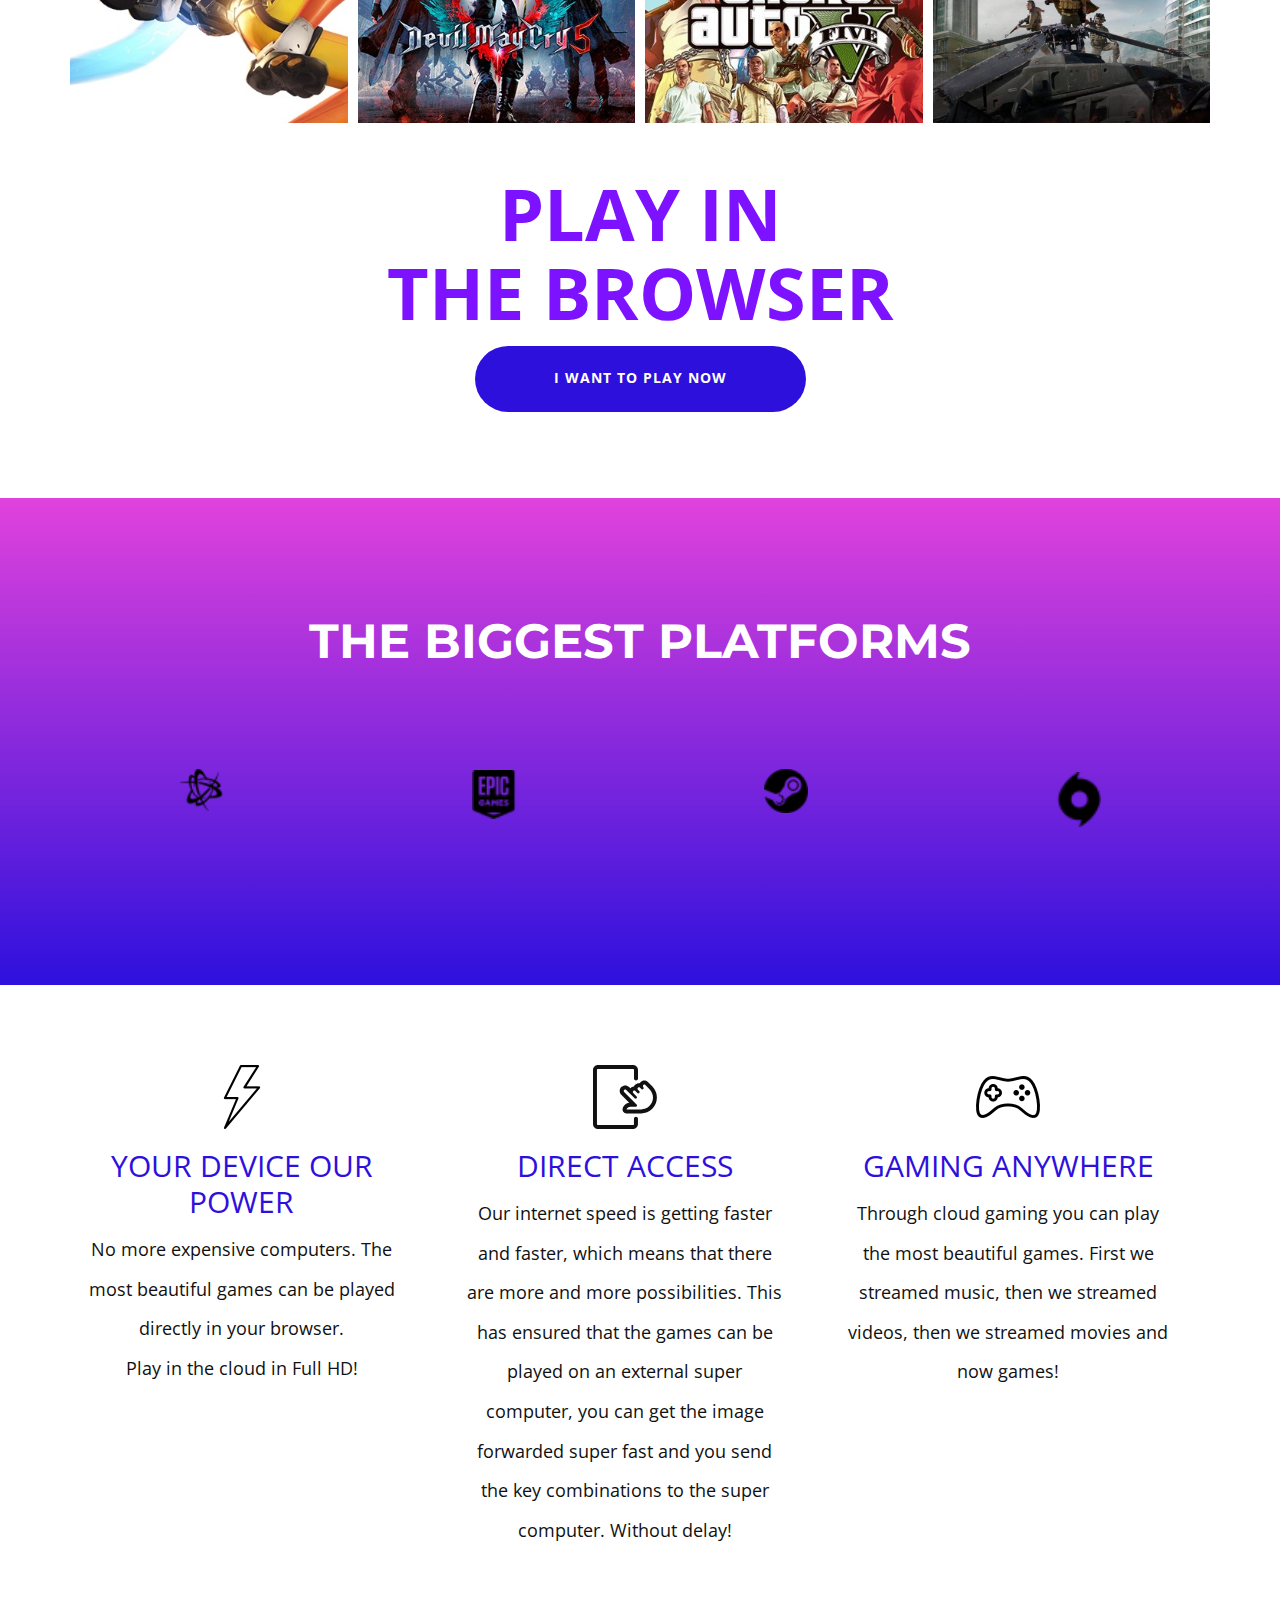
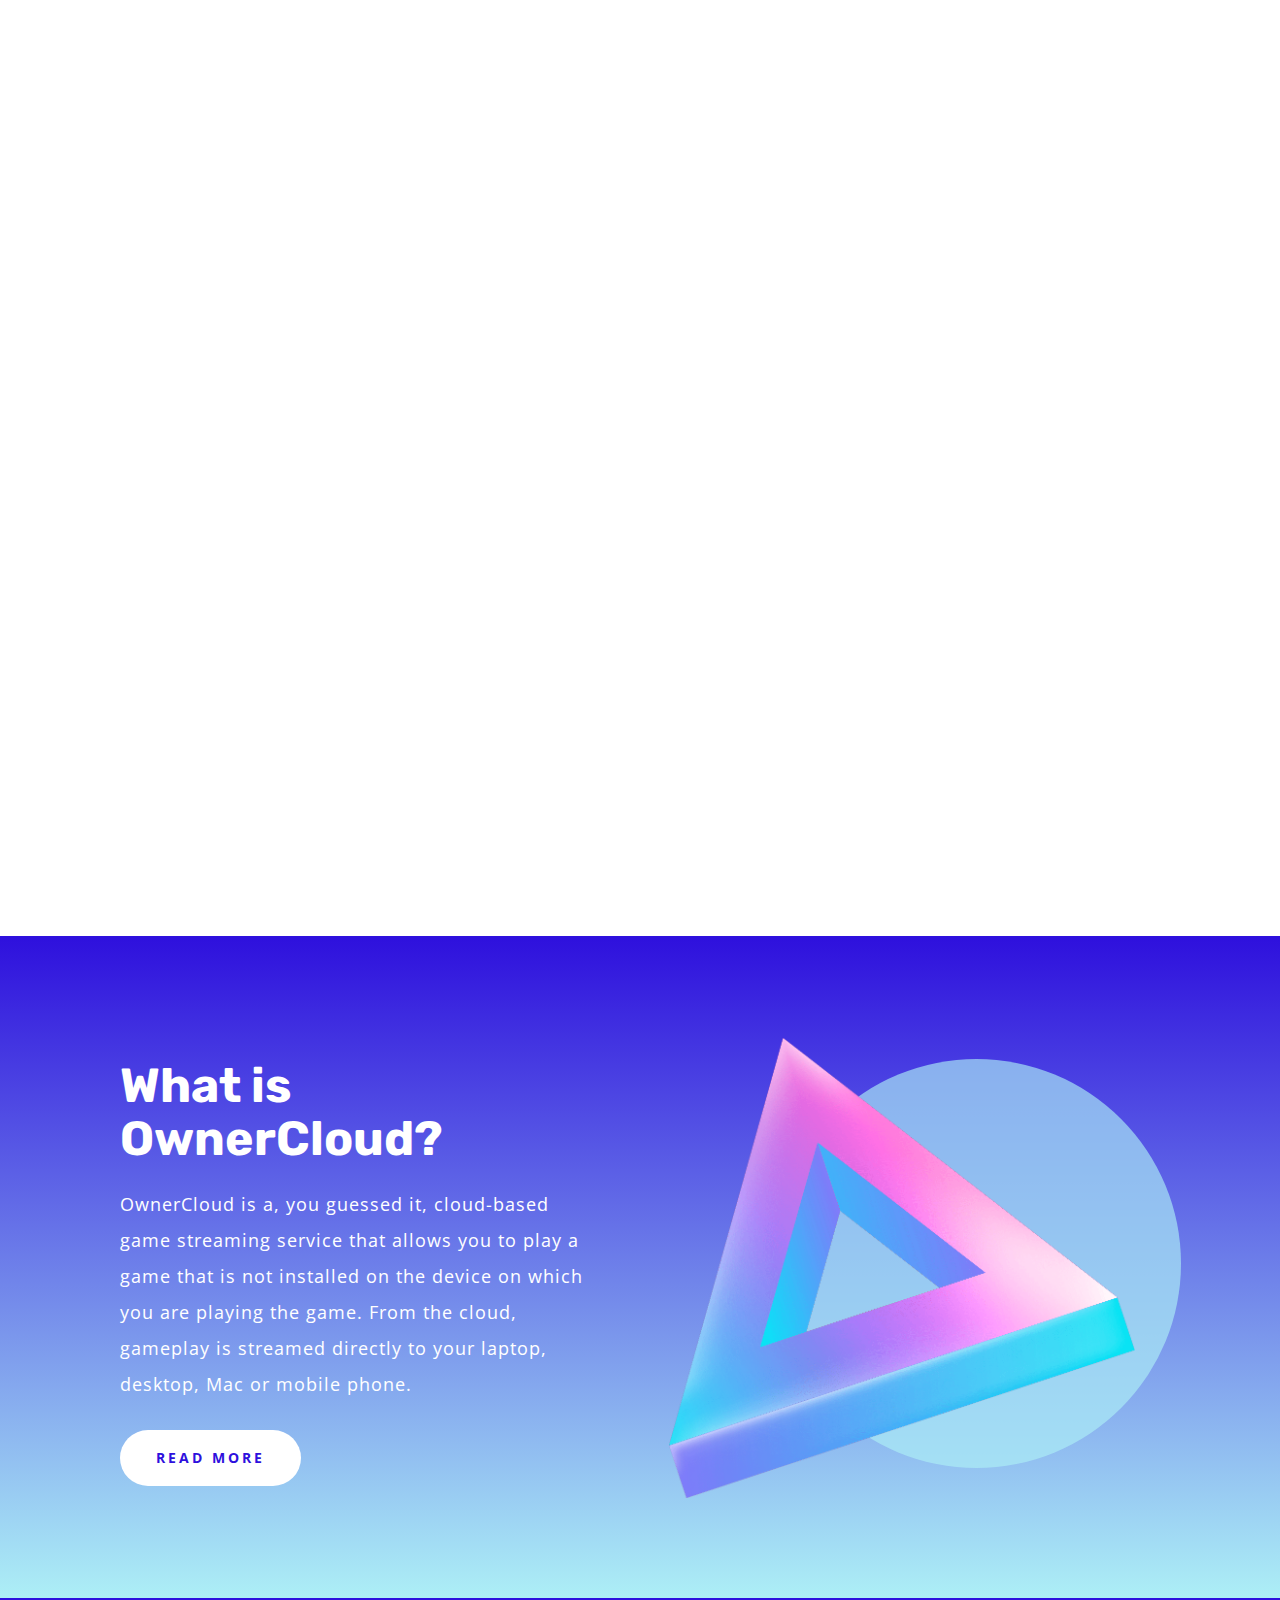
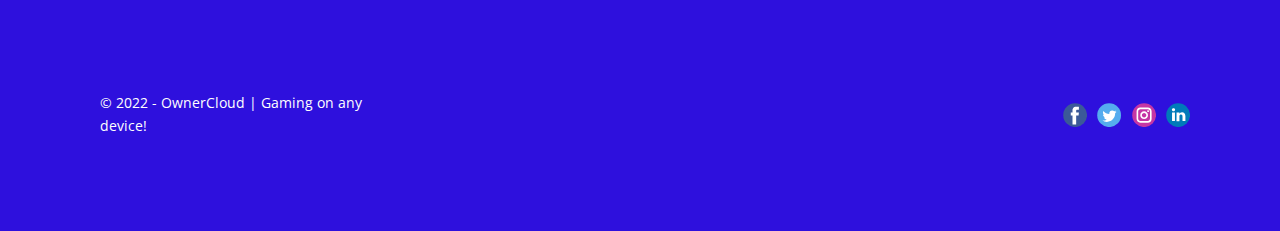
<file: pt/OwnerCloud.html>
<!DOCTYPE html>
<html style="font-size: 16px;" lang="ena"><head>
    <meta name="viewport" content="width=device-width, initial-scale=1.0">
    <meta charset="utf-8">
    <meta name="keywords" content="Design Studio, We work in dedicated project teams, UX design, The power of branding, 01, 02, 03, About Us, Our Features &amp;amp; Services, Our Portfolio, ​We craft innovative products">
    <meta name="description" content="A Cloud Gaming Plataform">
    <title></title>
    <link rel="stylesheet" href="../nicepage.css" media="screen">
<link rel="stylesheet" href="../OwnerCloud.css" media="screen">
    <script class="u-script" type="text/javascript" src="../jquery.js" "="" defer=""></script>
    <script class="u-script" type="text/javascript" src="../nicepage.js" "="" defer=""></script>
    <meta name="generator" content="Nicepage 4.15.8, nicepage.com">
    <meta property="og:image" content="../images/gaming-logo-creator-featuring-a-controller-icon-415-el13.png">
    <link id="u-theme-google-font" rel="stylesheet" href="https://fonts.googleapis.com/css?family=Montserrat:100,100i,200,200i,300,300i,400,400i,500,500i,600,600i,700,700i,800,800i,900,900i|Open+Sans:300,300i,400,400i,500,500i,600,600i,700,700i,800,800i">
    <link id="u-page-google-font" rel="stylesheet" href="https://fonts.googleapis.com/css?family=Montserrat:100,100i,200,200i,300,300i,400,400i,500,500i,600,600i,700,700i,800,800i,900,900i|Rubik:300,300i,400,400i,500,500i,600,600i,700,700i,800,800i,900,900i">
    
    
    
    
    
    
    
    <script type="application/ld+json">{
		"@context": "http://schema.org",
		"@type": "Organization",
		"name": "OwnerCloud",
		"logo": "../images/gaming-logo-creator-featuring-a-controller-icon-415-el13.png?rand=d04a",
		"sameAs": []
}</script>
    <meta name="theme-color" content="#2e10dd">
    <meta property="og:title" content="OwnerCloud">
    <meta property="og:description" content="A Cloud Gaming Plataform">
    <meta property="og:type" content="website">
  </head>
  <body class="u-body u-xl-mode" data-lang="pt"><header class="u-clearfix u-header u-header" id="sec-3246"><div class="u-clearfix u-sheet u-sheet-1">
        <a href="../OwnerCloud.html" data-page-id="71424609" class="u-image u-logo u-image-1" data-image-width="4000" data-image-height="4000" title="Página Inicial">
          <img src="../images/gaming-logo-creator-featuring-a-controller-icon-415-el13.png?rand=d04a" class="u-logo-image u-logo-image-1">
        </a>
      </div></header>
    <section class="u-clearfix u-section-1" id="carousel_fceb">
      <img class="u-image u-image-1" src="../images/gaming-logo-creator-featuring-a-controller-icon-415-el11.png" data-image-width="4000" data-image-height="4000">
      <div class="u-align-left u-container-style u-group u-opacity u-opacity-60 u-shape-rectangle u-white u-group-1">
        <div class="u-container-layout u-valign-middle u-container-layout-1">
          <h1 class="u-text u-text-palette-1-base u-text-1">​A Cloud Gaming Platform</h1>
          <p class="u-text u-text-2">​Never again an expensive gaming computer.<br>The most beautiful &amp; latest games thanks to cloud gaming directly in your browser.</p>
          <a href="../OwnerCloud.html" data-page-id="71424609" class="u-active-palette-2-base u-border-2 u-border-active-palette-2-base u-border-hover-palette-2-base u-border-palette-1-base u-btn u-btn-round u-button-style u-hover-palette-2-base u-none u-radius-50 u-text-active-white u-text-hover-white u-text-palette-1-base u-btn-1">PLAY NOW</a>
        </div>
      </div>
    </section>
    <section class="u-align-center u-clearfix u-section-2" id="carousel_f85b">
      <div class="u-clearfix u-sheet u-sheet-1">
        <h1 class="u-custom-font u-font-montserrat u-text u-text-palette-1-base u-text-1">PLAY THE LATEST GAMES IN FULL HD IN 2 MINUTES WITHOUT DOWNLOADING!<br></h1>
        <div class="u-expanded-width u-gallery u-layout-grid u-lightbox u-no-transition u-show-text-on-hover u-gallery-1">
          <div class="u-gallery-inner u-gallery-inner-1">
            <div class="u-effect-fade u-effect-hover-liftUp u-gallery-item">
              <div class="u-back-slide" data-image-width="400" data-image-height="400">
                <img class="u-back-image u-expanded" src="../images/fortnite.jpg">
              </div>
              <div class="u-over-slide u-shading u-over-slide-1">
                <h3 class="u-gallery-heading"></h3>
                <p class="u-gallery-text"></p>
              </div>
            </div>
            <div class="u-effect-fade u-effect-hover-liftUp u-gallery-item u-gallery-item-2">
              <div class="u-back-slide" data-image-width="400" data-image-height="400">
                <img class="u-back-image u-expanded" src="../images/call_of_duty_black_ops_4.jpg">
              </div>
              <div class="u-over-slide u-shading u-over-slide-2">
                <h3 class="u-gallery-heading"></h3>
                <p class="u-gallery-text"></p>
              </div>
            </div>
            <div class="u-effect-fade u-effect-hover-liftUp u-gallery-item u-gallery-item-3">
              <div class="u-back-slide" data-image-width="400" data-image-height="400">
                <img class="u-back-image u-expanded" src="../images/PUBG.jpg">
              </div>
              <div class="u-over-slide u-shading u-over-slide-3">
                <h3 class="u-gallery-heading"></h3>
                <p class="u-gallery-text"></p>
              </div>
            </div>
            <div class="u-effect-fade u-effect-hover-liftUp u-gallery-item u-gallery-item-4">
              <div class="u-back-slide" data-image-width="400" data-image-height="400">
                <img class="u-back-image u-expanded" src="../images/rdr2.jpg">
              </div>
              <div class="u-over-slide u-shading u-over-slide-4">
                <h3 class="u-gallery-heading"></h3>
                <p class="u-gallery-text"></p>
              </div>
            </div>
            <div class="u-effect-fade u-effect-hover-liftUp u-gallery-item u-gallery-item-5">
              <div class="u-back-slide" data-image-width="400" data-image-height="400">
                <img class="u-back-image u-expanded" src="../images/Tracer-5.jpg">
              </div>
              <div class="u-over-slide u-shading u-over-slide-5">
                <h3 class="u-gallery-heading"></h3>
                <p class="u-gallery-text"></p>
              </div>
            </div>
            <div class="u-effect-fade u-effect-hover-liftUp u-gallery-item u-gallery-item-6">
              <div class="u-back-slide" data-image-width="400" data-image-height="400">
                <img class="u-back-image u-expanded" src="../images/devilmaycry.jpg">
              </div>
              <div class="u-over-slide u-shading u-over-slide-6">
                <h3 class="u-gallery-heading"></h3>
                <p class="u-gallery-text"></p>
              </div>
            </div>
            <div class="u-effect-fade u-effect-hover-liftUp u-gallery-item u-gallery-item-7">
              <div class="u-back-slide" data-image-width="400" data-image-height="400">
                <img class="u-back-image u-expanded" src="../images/GTA5.jpg">
              </div>
              <div class="u-over-slide u-shading u-over-slide-7">
                <h3 class="u-gallery-heading"></h3>
                <p class="u-gallery-text"></p>
              </div>
            </div>
            <div class="u-effect-fade u-effect-hover-liftUp u-gallery-item">
              <div class="u-back-slide" data-image-width="1030" data-image-height="1030">
                <img class="u-back-image u-expanded" src="../images/Schermafbeelding-2020-07-28-om-14.47.18-1030x1030.png">
              </div>
              <div class="u-over-slide u-shading u-over-slide-8">
                <h3 class="u-gallery-heading"></h3>
                <p class="u-gallery-text"></p>
              </div>
            </div>
          </div>
        </div>
        <h1 class="u-custom-font u-text u-text-custom-color-2 u-text-font u-text-2">PLAY IN<br>THE BRO​​​WSER</h1>
        <a href="../OwnerCloud.html" data-page-id="71424609" class="u-btn u-btn-round u-button-style u-hover-palette-1-light-1 u-palette-1-base u-radius-50 u-btn-1">i want to play now</a>
      </div>
    </section>
    <section class="u-clearfix u-gradient u-section-3" id="sec-ce9a">
      <div class="u-clearfix u-sheet u-sheet-1">
        <h1 class="u-text u-text-default u-text-font u-text-white u-text-1">​THE BIGGEST PLATFORMS</h1>
        <div class="u-expanded-width u-list u-list-1">
          <div class="u-repeater u-repeater-1">
            <div class="u-align-center u-container-style u-list-item u-repeater-item u-shape-rectangle u-list-item-1">
              <div class="u-container-layout u-similar-container u-container-layout-1"><span class="u-file-icon u-icon u-icon-circle u-text-black u-icon-1"><img src="../images/blizzard.png" alt=""></span>
              </div>
            </div>
            <div class="u-align-center u-container-style u-list-item u-repeater-item u-shape-rectangle u-list-item-2">
              <div class="u-container-layout u-similar-container u-container-layout-2"><span class="u-file-icon u-icon u-text-black u-icon-2"><img src="../images/epic.png" alt=""></span>
              </div>
            </div>
            <div class="u-align-center u-container-style u-list-item u-repeater-item u-shape-rectangle u-list-item-3">
              <div class="u-container-layout u-similar-container u-container-layout-3"><span class="u-file-icon u-icon u-text-black u-icon-3"><img src="../images/steam.png" alt=""></span>
              </div>
            </div>
            <div class="u-align-center u-container-style u-list-item u-repeater-item u-shape-rectangle u-list-item-4">
              <div class="u-container-layout u-similar-container u-container-layout-4"><span class="u-file-icon u-icon u-text-black u-icon-4"><img src="../images/origin.png" alt=""></span>
              </div>
            </div>
          </div>
        </div>
      </div>
    </section>
    <section class="u-align-center u-clearfix u-section-4" id="sec-317e">
      <div class="u-clearfix u-sheet u-sheet-1">
        <div class="u-expanded-width u-list u-list-1">
          <div class="u-repeater u-repeater-1">
            <div class="u-align-center u-container-style u-list-item u-repeater-item">
              <div class="u-container-layout u-similar-container u-valign-top u-container-layout-1"><span class="u-file-icon u-icon u-icon-1"><img src="../images/248053.png" alt=""></span>
                <h3 class="u-custom-font u-text u-text-font u-text-palette-1-base u-text-1">​YOUR DEVICE OUR POWER</h3>
                <p class="u-text u-text-2">​No more expensive computers. The most beautiful games can be played directly in your browser.<br>Play in the cloud in Full HD!</p>
              </div>
            </div>
            <div class="u-align-center u-container-style u-list-item u-repeater-item">
              <div class="u-container-layout u-similar-container u-valign-top u-container-layout-2"><span class="u-icon u-icon-2"><svg class="u-svg-link" preserveAspectRatio="xMidYMin slice" viewBox="0 0 128 128" style=""><use xmlns:xlink="http://www.w3.org/1999/xlink" xlink:href="#svg-5fc3"></use></svg><svg class="u-svg-content" viewBox="0 0 128 128" id="svg-5fc3"><path d="m102.7 39.2c0.8 0 1.5 0.3 2.1 0.9l7.8 7.8c4.8 4.8 7.7 11.5 7.4 18.3-0.6 12.6-11 22.6-23.7 22.6h-29c-0.1 0-0.1-0.1-0.1-0.2 1.1-3 4.1-5.2 7.5-5.2h10.5c0.9 0 1.8-0.4 2.3-1.1 0.8-1.1 0.7-2.6-0.3-3.5l-24.9-24.8c-0.6-0.6-0.9-1.3-0.9-2.1s0.3-1.5 0.9-2.1 1.3-0.8 2.1-0.8 1.5 0.3 2.1 0.8l16.9 16.9c0.5 0.5 1.2 0.8 1.9 0.8s1.4-0.3 1.9-0.8 0.8-1.2 0.8-1.9-0.3-1.4-0.8-1.9l-6.7-6.7c-0.6-0.6-0.9-1.3-0.9-2.1s0.3-1.5 0.9-2.1 1.3-0.8 2.1-0.8 1.5 0.3 2.1 0.8l4 4c0.5 0.5 1.2 0.8 1.9 0.8s1.4-0.3 1.9-0.8 0.8-1.2 0.8-1.9-0.3-1.4-0.8-1.9l-2.7-2.7c-0.5-0.5-0.8-1.2-0.8-2s0.3-1.5 0.9-2.1 1.3-0.9 2.1-0.9 1.5 0.3 2.1 0.9l2.7 2.7c0.5 0.5 1.2 0.8 1.9 0.8s1.4-0.3 1.9-0.8 0.8-1.2 0.8-1.9-0.2-1.3-0.7-1.8c-0.8-0.9-1.2-2.1-0.8-3.3 0.5-1.3 1.6-1.9 2.8-1.9m0-8c-2.9 0-5.7 1.1-7.8 3.2-0.7 0.7-1.2 1.4-1.7 2.1 0 0-0.1 0.1-0.1 0-0.4 0-0.8-0.1-1.1-0.1-2.9 0-5.7 1.1-7.8 3.2-1 1-1.8 2.2-2.3 3.4 0 0 0 0.1-0.1 0.1-2.6 0.2-5.1 1.3-6.9 3.2l-0.2 0.2-2.5-2.5c-2-2-4.9-3.2-7.8-3.2s-5.7 1.1-7.8 3.2-3.2 4.9-3.2 7.8c0 3 1.2 5.7 3.2 7.8l15.8 15.8c0.1 0.1 0 0.2-0.1 0.2-5.8 0.8-10.8 4.8-12.8 10.5-1.9 5.2 2 10.7 7.5 10.7h29.1c8.5 0 16.4-3.3 22.4-9.3 6.1-6.1 9.4-14.3 9.3-23-0.1-8.4-3.8-16.4-9.8-22.4l-7.8-7.8c-1.8-2-4.6-3.1-7.5-3.1z"></path><path d="m82.1 118c0 1.1-0.9 2-2 2h-70.2c-1.1 0-2-0.9-2-2v-108c0-1.1 0.9-2 2-2h70.1c1.1 0 2 0.9 2 2v16.9c0 2.2 1.8 4 4 4s4-1.8 4-4v-16.9c0-5.5-4.5-10-9.9-10h-70.2c-5.4 0-9.9 4.5-9.9 10v108c0 5.5 4.5 10 9.9 10h70.1c5.5 0 9.9-4.5 9.9-10v-10.6c0-2.2-1.8-4-4-4s-4 1.8-4 4v10.6z"></path></svg></span>
                <h3 class="u-custom-font u-text u-text-font u-text-palette-1-base u-text-3">​DIRECT ACCESS</h3>
                <p class="u-text u-text-4">​Our internet speed is getting faster and faster, which means that there are more and more possibilities. This has ensured that the games can be played on an external super computer, you can get the image forwarded super fast and you send the key combinations to the super computer. Without delay!</p>
              </div>
            </div>
            <div class="u-align-center u-container-style u-list-item u-repeater-item">
              <div class="u-container-layout u-similar-container u-valign-top u-container-layout-3"><span class="u-file-icon u-icon u-icon-3"><img src="../images/686589.png" alt=""></span>
                <h3 class="u-custom-font u-text u-text-font u-text-palette-1-base u-text-5">​GAMING ANYWHERE</h3>
                <p class="u-text u-text-6">​Through cloud gaming you can play the most beautiful games. First we streamed music, then we streamed videos, then we streamed movies and now games!</p>
              </div>
            </div>
          </div>
        </div>
      </div>
    </section>
    <section class="u-align-center u-clearfix u-section-5" id="carousel_7396">
      <div class="u-clearfix u-sheet u-sheet-1">
        <div class="u-clearfix u-expanded-width u-layout-wrap u-layout-wrap-1">
          <div class="u-layout">
            <div class="u-layout-row">
              <div class="u-container-style u-layout-cell u-shape-rectangle u-size-30 u-layout-cell-1">
                <div class="u-container-layout u-container-layout-1">
                  <h5 class="u-align-center u-custom-font u-font-montserrat u-text u-text-default u-text-1" data-animation-name="customAnimationIn" data-animation-duration="1500" data-animation-delay="250">​OUR SO</h5>
                  <h2 class="u-align-center u-custom-font u-font-montserrat u-text u-text-palette-1-base u-text-2" data-animation-name="customAnimationIn" data-animation-duration="1500">​MINIMUM REQUIREMENTS​</h2>
                  <div class="u-expanded-width-lg u-opacity u-opacity-45 u-shape u-shape-svg u-text-palette-2-light-2 u-shape-1" data-animation-name="customAnimationIn" data-animation-duration="1750" data-animation-delay="500">
                    <svg class="u-svg-link" preserveAspectRatio="none" viewBox="0 0 160 160" style=""><use xmlns:xlink="http://www.w3.org/1999/xlink" xlink:href="#svg-9c5e"></use></svg>
                    <svg class="u-svg-content" viewBox="0 0 160 160" x="0px" y="0px" id="svg-9c5e" style="enable-background:new 0 0 160 160;"><path d="M151.7,132.5c-3.4,6-7.9,11.7-13.3,16.5c-29.2,26.1-54.1-2.3-88.2-3S0,109.5,0,91.6s14.8-31.3,25.3-45.3S33.4,11,51.8,3
	c15.3-6.6,33.6-0.4,51.6,0.7c11.2,0.7,28.8-3.8,38.2,0.4s11.8,15.4,9.2,22.8c-1.9,5.4-5.5,11.6-12.8,16.5
	c-9.3,10.1-4.7,22.9,3.7,33.4c7.8,9.7,17.7,11.7,18.3,23.5C160.4,110.8,157.6,122.2,151.7,132.5L151.7,132.5z"></path></svg>
                  </div>
                  <img class="u-image u-image-contain u-image-default u-image-1" src="../images/jjjjjjjjjjjjjjjjjjj.png" alt="" data-image-width="242" data-image-height="241" data-animation-name="customAnimationIn" data-animation-duration="1750">
                </div>
              </div>
              <div class="u-container-style u-layout-cell u-shape-rectangle u-size-30 u-layout-cell-2">
                <div class="u-container-layout u-container-layout-2"><span class="u-file-icon u-gradient u-icon u-icon-circle u-text-white u-icon-1" data-animation-name="customAnimationIn" data-animation-duration="1000" data-animation-delay="500"><img src="../images/748151.png" alt=""></span>
                  <div class="u-list u-list-1">
                    <div class="u-repeater u-repeater-1">
                      <div class="u-align-left u-border-2 u-border-white u-container-style u-list-item u-repeater-item u-list-item-1">
                        <div class="u-container-layout u-similar-container u-container-layout-3"></div>
                      </div>
                      <div class="u-align-left u-border-2 u-border-white u-container-style u-list-item u-repeater-item u-list-item-2">
                        <div class="u-container-layout u-similar-container u-container-layout-4"></div>
                      </div>
                      <div class="u-align-left u-border-2 u-border-white u-container-style u-list-item u-repeater-item u-list-item-3">
                        <div class="u-container-layout u-similar-container u-container-layout-5"></div>
                      </div>
                    </div>
                  </div>
                  <h6 class="u-custom-font u-font-montserrat u-text u-text-default u-text-3" data-animation-name="customAnimationIn" data-animation-duration="1250" data-animation-delay="500">​0-50 MS PING</h6>
                  <h6 class="u-custom-font u-font-montserrat u-text u-text-default u-text-4" data-animation-name="customAnimationIn" data-animation-duration="1250" data-animation-delay="500">25MB DOWNLOAD SPEED</h6>
                  <h6 class="u-custom-font u-font-montserrat u-text u-text-5" data-animation-name="customAnimationIn" data-animation-duration="1250" data-animation-delay="500">10MB UPLOAD SPEED</h6><span class="u-file-icon u-gradient u-icon u-icon-circle u-text-white u-icon-2" data-animation-name="customAnimationIn" data-animation-duration="1000" data-animation-delay="500"><img src="../images/1103449.png" alt=""></span><span class="u-file-icon u-gradient u-icon u-icon-circle u-text-white u-icon-3" data-animation-name="customAnimationIn" data-animation-duration="1000" data-animation-delay="500"><img src="../images/568717.png" alt=""></span>
                </div>
              </div>
            </div>
          </div>
        </div>
      </div>
    </section>
    <section class="u-align-center u-clearfix u-gradient u-section-6" id="carousel_31eb">
      <div class="u-clearfix u-sheet u-sheet-1">
        <div class="u-clearfix u-expanded-width u-layout-wrap u-layout-wrap-1">
          <div class="u-gutter-0 u-layout">
            <div class="u-layout-row">
              <div class="u-align-left u-container-style u-layout-cell u-left-cell u-size-30-lg u-size-30-xl u-size-60-md u-size-60-sm u-size-60-xs u-layout-cell-1">
                <div class="u-container-layout u-valign-middle-lg u-valign-middle-md u-valign-middle-sm u-valign-middle-xl u-valign-top-xs u-container-layout-1">
                  <h2 class="u-custom-font u-text u-text-body-alt-color u-text-1">What is OwnerCloud?</h2>
                  <p class="u-text u-text-body-alt-color u-text-2">​OwnerCloud is a, you guessed it, cloud-based game streaming service that allows you to play a game that is not installed on the device on which you are playing the game. From the cloud, gameplay is streamed directly to your laptop, desktop, Mac or mobile phone.</p>
                  <a href="../OwnerCloud.html" data-page-id="71424609" class="u-active-palette-1-light-3 u-border-none u-btn u-btn-round u-button-style u-hover-palette-1-light-3 u-radius-50 u-text-active-palette-1-base u-text-hover-palette-1-base u-text-palette-1-base u-white u-btn-1">read more</a>
                </div>
              </div>
              <div class="u-container-style u-layout-cell u-right-cell u-size-30-lg u-size-30-xl u-size-60-md u-size-60-sm u-size-60-xs u-layout-cell-2">
                <div class="u-container-layout u-valign-middle-sm u-valign-middle-xs u-container-layout-2">
                  <div class="u-opacity u-opacity-65 u-palette-4-light-2 u-shape u-shape-circle u-shape-1"></div>
                  <img class="u-border-no-bottom u-border-no-left u-border-no-right u-border-no-top u-image u-image-contain u-image-default u-image-1" data-image-width="959" data-image-height="947" src="../images/ddd-min.png">
                </div>
              </div>
            </div>
          </div>
        </div>
      </div>
    </section>
    
    
    <footer class="u-clearfix u-footer u-palette-1-base" id="sec-3af3"><div class="u-clearfix u-sheet u-sheet-1">
        <div class="u-clearfix u-expanded-width u-gutter-30 u-layout-wrap u-layout-wrap-1">
          <div class="u-gutter-0 u-layout">
            <div class="u-layout-row">
              <div class="u-align-left u-container-style u-layout-cell u-left-cell u-size-20 u-size-20-md u-layout-cell-1">
                <div class="u-container-layout u-valign-middle u-container-layout-1">
                  <p class="u-small-text u-text u-text-variant u-text-1">​© 2022 - OwnerCloud | Gaming on any device!</p>
                </div>
              </div>
              <div class="u-align-left u-container-style u-layout-cell u-size-20 u-size-20-md u-layout-cell-2">
                <div class="u-container-layout u-container-layout-2"></div>
              </div>
              <div class="u-align-right u-container-style u-layout-cell u-right-cell u-size-20 u-size-20-md u-layout-cell-3">
                <div class="u-container-layout u-valign-middle u-container-layout-3">
                  <div class="u-social-icons u-spacing-10 u-social-icons-1">
                    <a class="u-social-url" title="facebook" target="_blank" href=""><span class="u-icon u-social-facebook u-social-icon u-icon-1"><svg class="u-svg-link" preserveAspectRatio="xMidYMin slice" viewBox="0 0 112 112" style=""><use xmlns:xlink="http://www.w3.org/1999/xlink" xlink:href="#svg-00fd"></use></svg><svg class="u-svg-content" viewBox="0 0 112 112" x="0" y="0" id="svg-00fd"><circle fill="currentColor" cx="56.1" cy="56.1" r="55"></circle><path fill="#FFFFFF" d="M73.5,31.6h-9.1c-1.4,0-3.6,0.8-3.6,3.9v8.5h12.6L72,58.3H60.8v40.8H43.9V58.3h-8V43.9h8v-9.2
            c0-6.7,3.1-17,17-17h12.5v13.9H73.5z"></path></svg></span>
                    </a>
                    <a class="u-social-url" title="twitter" target="_blank" href=""><span class="u-icon u-social-icon u-social-twitter u-icon-2"><svg class="u-svg-link" preserveAspectRatio="xMidYMin slice" viewBox="0 0 112 112" style=""><use xmlns:xlink="http://www.w3.org/1999/xlink" xlink:href="#svg-00a9"></use></svg><svg class="u-svg-content" viewBox="0 0 112 112" x="0" y="0" id="svg-00a9"><circle fill="currentColor" class="st0" cx="56.1" cy="56.1" r="55"></circle><path fill="#FFFFFF" d="M83.8,47.3c0,0.6,0,1.2,0,1.7c0,17.7-13.5,38.2-38.2,38.2C38,87.2,31,85,25,81.2c1,0.1,2.1,0.2,3.2,0.2
            c6.3,0,12.1-2.1,16.7-5.7c-5.9-0.1-10.8-4-12.5-9.3c0.8,0.2,1.7,0.2,2.5,0.2c1.2,0,2.4-0.2,3.5-0.5c-6.1-1.2-10.8-6.7-10.8-13.1
            c0-0.1,0-0.1,0-0.2c1.8,1,3.9,1.6,6.1,1.7c-3.6-2.4-6-6.5-6-11.2c0-2.5,0.7-4.8,1.8-6.7c6.6,8.1,16.5,13.5,27.6,14
            c-0.2-1-0.3-2-0.3-3.1c0-7.4,6-13.4,13.4-13.4c3.9,0,7.3,1.6,9.8,4.2c3.1-0.6,5.9-1.7,8.5-3.3c-1,3.1-3.1,5.8-5.9,7.4
            c2.7-0.3,5.3-1,7.7-2.1C88.7,43,86.4,45.4,83.8,47.3z"></path></svg></span>
                    </a>
                    <a class="u-social-url" title="instagram" target="_blank" href=""><span class="u-icon u-social-icon u-social-instagram u-icon-3"><svg class="u-svg-link" preserveAspectRatio="xMidYMin slice" viewBox="0 0 112 112" style=""><use xmlns:xlink="http://www.w3.org/1999/xlink" xlink:href="#svg-b272"></use></svg><svg class="u-svg-content" viewBox="0 0 112 112" x="0" y="0" id="svg-b272"><circle fill="currentColor" cx="56.1" cy="56.1" r="55"></circle><path fill="#FFFFFF" d="M55.9,38.2c-9.9,0-17.9,8-17.9,17.9C38,66,46,74,55.9,74c9.9,0,17.9-8,17.9-17.9C73.8,46.2,65.8,38.2,55.9,38.2
            z M55.9,66.4c-5.7,0-10.3-4.6-10.3-10.3c-0.1-5.7,4.6-10.3,10.3-10.3c5.7,0,10.3,4.6,10.3,10.3C66.2,61.8,61.6,66.4,55.9,66.4z"></path><path fill="#FFFFFF" d="M74.3,33.5c-2.3,0-4.2,1.9-4.2,4.2s1.9,4.2,4.2,4.2s4.2-1.9,4.2-4.2S76.6,33.5,74.3,33.5z"></path><path fill="#FFFFFF" d="M73.1,21.3H38.6c-9.7,0-17.5,7.9-17.5,17.5v34.5c0,9.7,7.9,17.6,17.5,17.6h34.5c9.7,0,17.5-7.9,17.5-17.5V38.8
            C90.6,29.1,82.7,21.3,73.1,21.3z M83,73.3c0,5.5-4.5,9.9-9.9,9.9H38.6c-5.5,0-9.9-4.5-9.9-9.9V38.8c0-5.5,4.5-9.9,9.9-9.9h34.5
            c5.5,0,9.9,4.5,9.9,9.9V73.3z"></path></svg></span>
                    </a>
                    <a class="u-social-url" title="linkedin" target="_blank" href=""><span class="u-icon u-social-icon u-social-linkedin u-icon-4"><svg class="u-svg-link" preserveAspectRatio="xMidYMin slice" viewBox="0 0 112 112" style=""><use xmlns:xlink="http://www.w3.org/1999/xlink" xlink:href="#svg-77a9"></use></svg><svg class="u-svg-content" viewBox="0 0 112 112" x="0" y="0" id="svg-77a9"><circle fill="currentColor" cx="56.1" cy="56.1" r="55"></circle><path fill="#FFFFFF" d="M41.3,83.7H27.9V43.4h13.4V83.7z M34.6,37.9L34.6,37.9c-4.6,0-7.5-3.1-7.5-7c0-4,3-7,7.6-7s7.4,3,7.5,7
            C42.2,34.8,39.2,37.9,34.6,37.9z M89.6,83.7H76.2V62.2c0-5.4-1.9-9.1-6.8-9.1c-3.7,0-5.9,2.5-6.9,4.9c-0.4,0.9-0.4,2.1-0.4,3.3v22.5
            H48.7c0,0,0.2-36.5,0-40.3h13.4v5.7c1.8-2.7,5-6.7,12.1-6.7c8.8,0,15.4,5.8,15.4,18.1V83.7z"></path></svg></span>
                    </a>
                  </div>
                </div>
              </div>
            </div>
          </div>
        </div>
      </div></footer>
  
</body></html>
</file>
